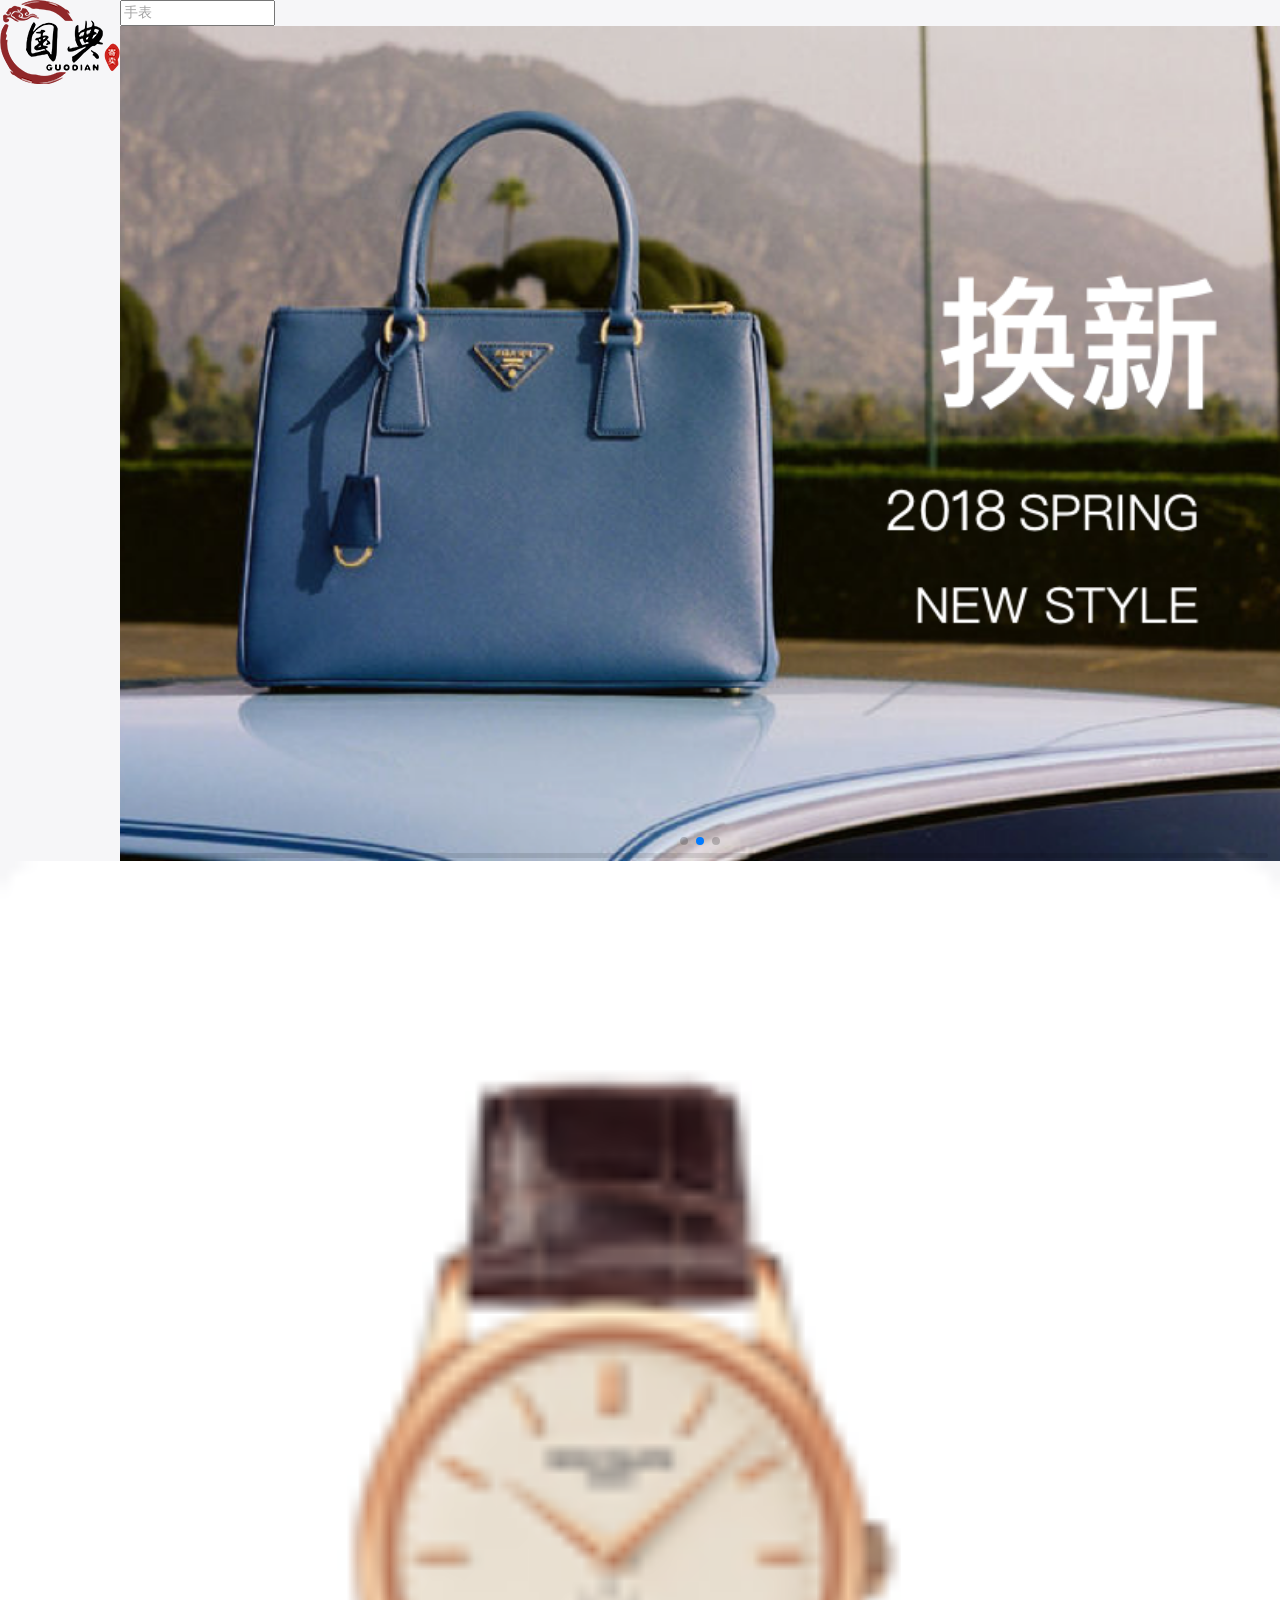
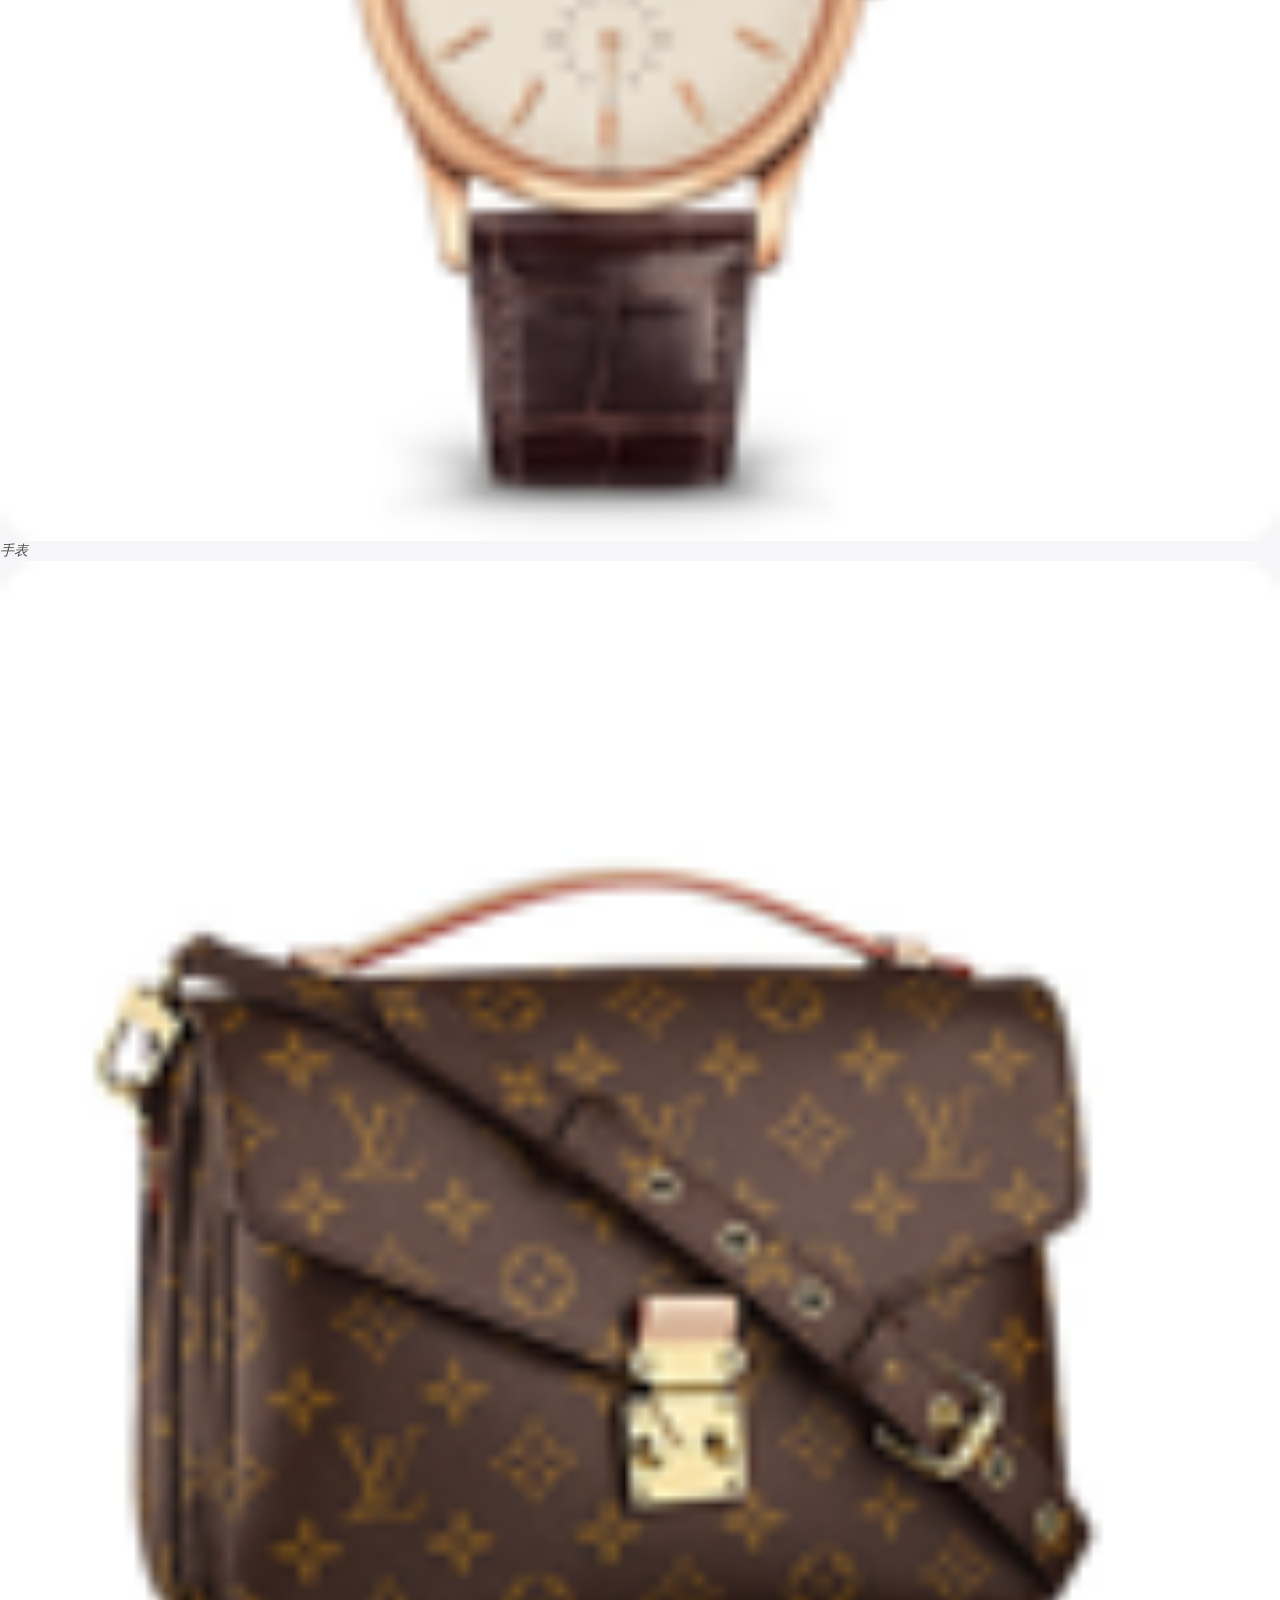
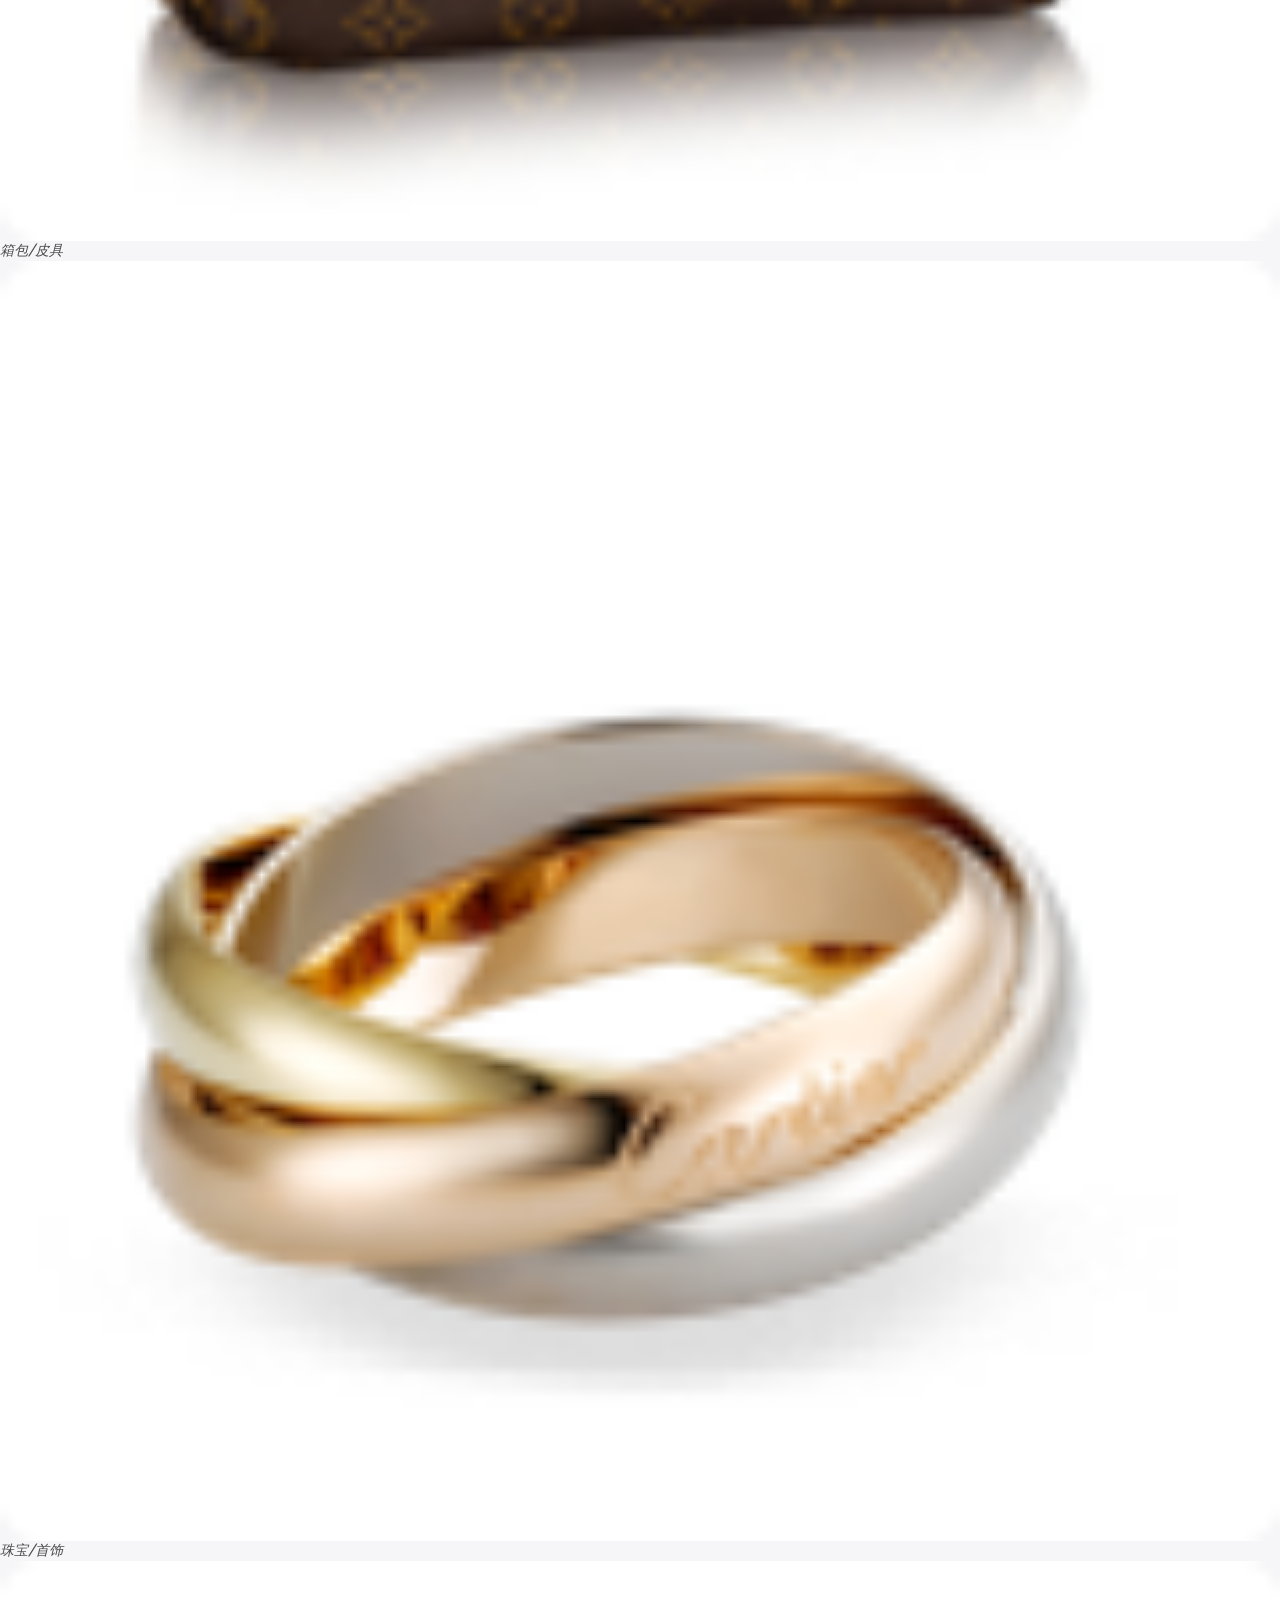
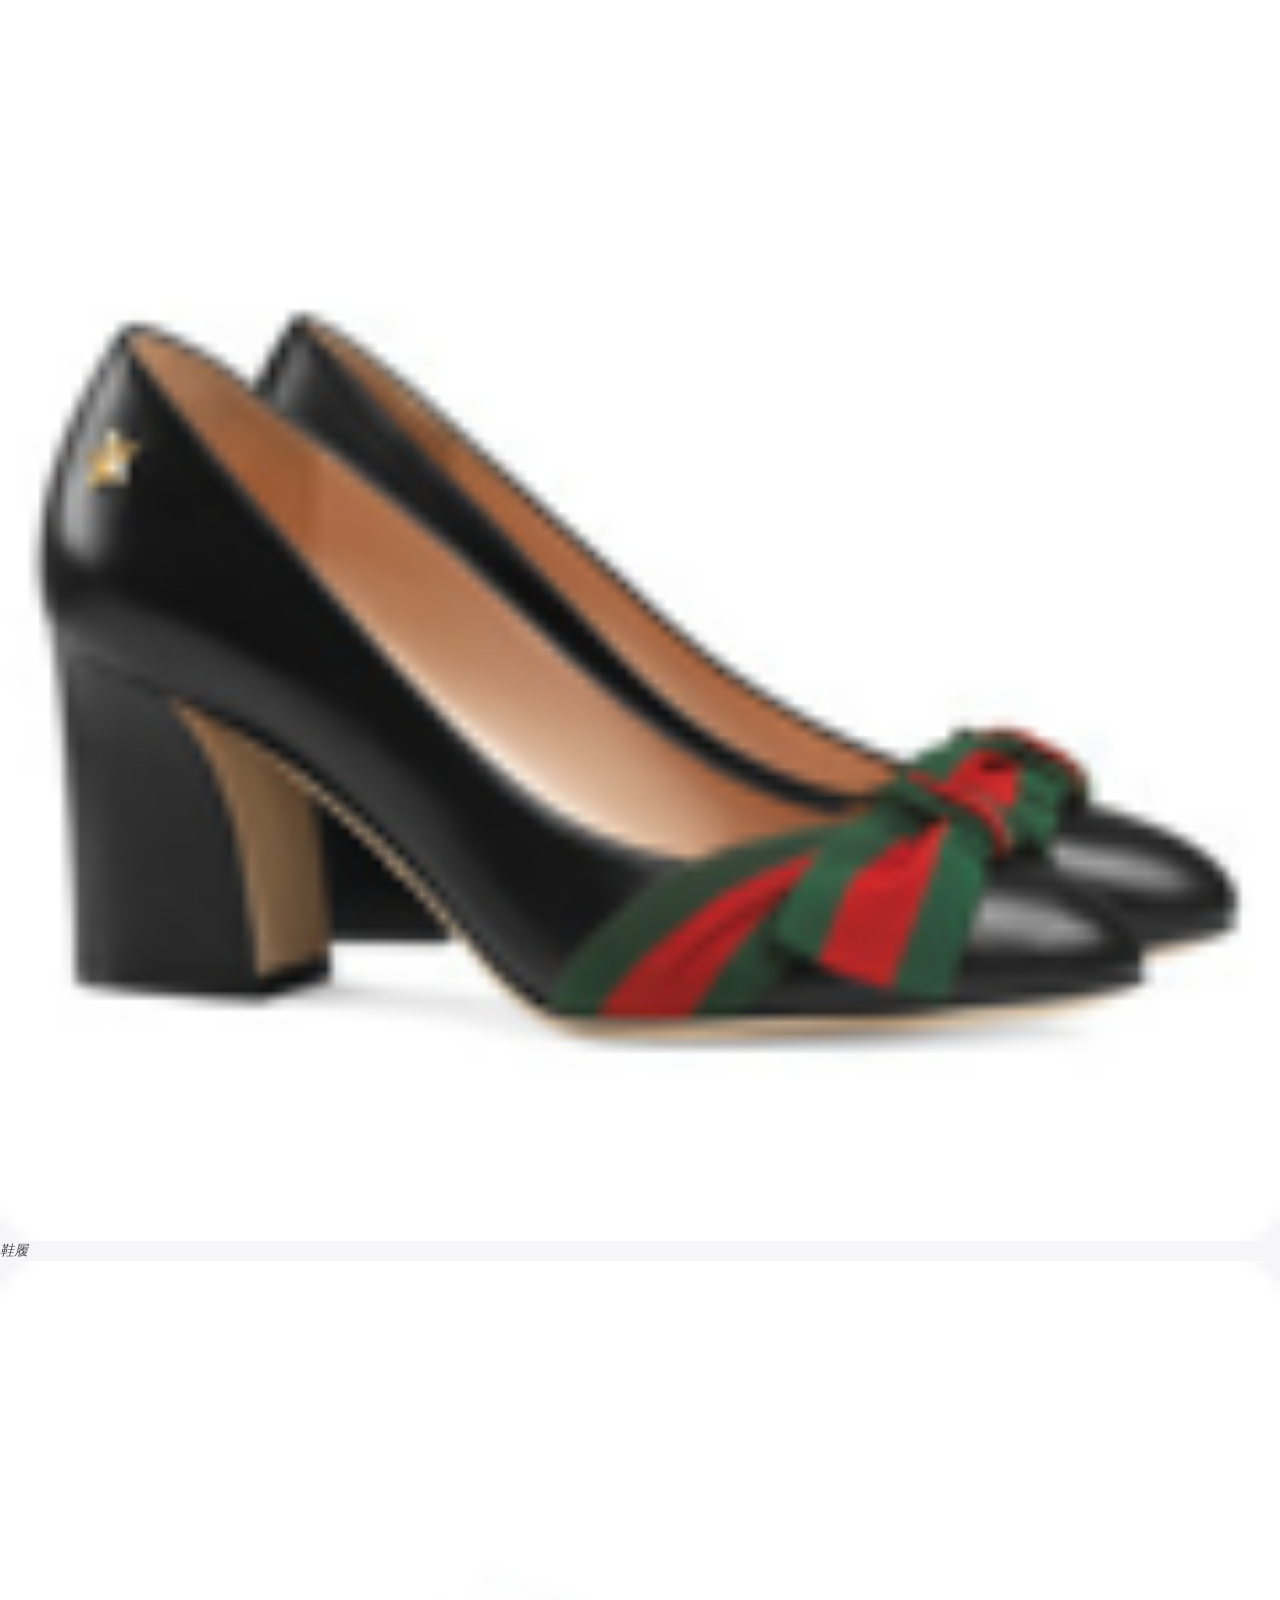
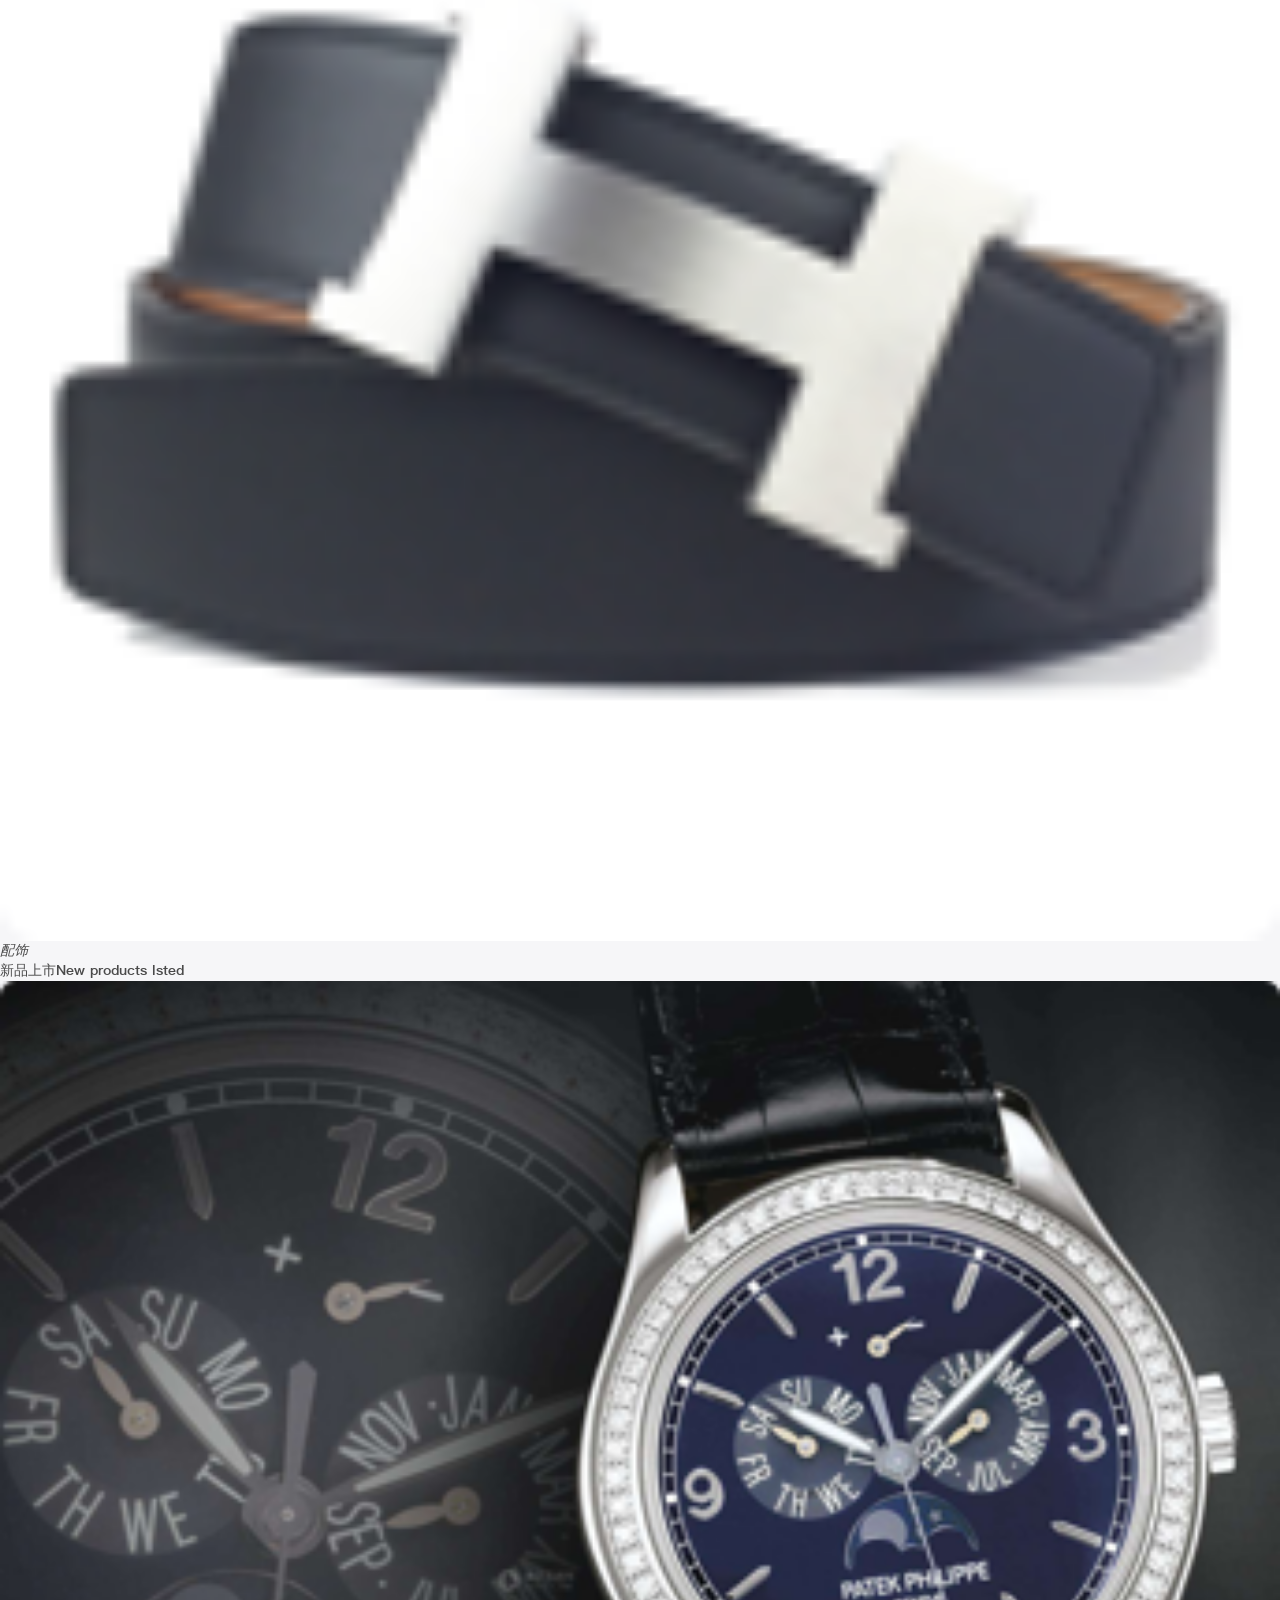
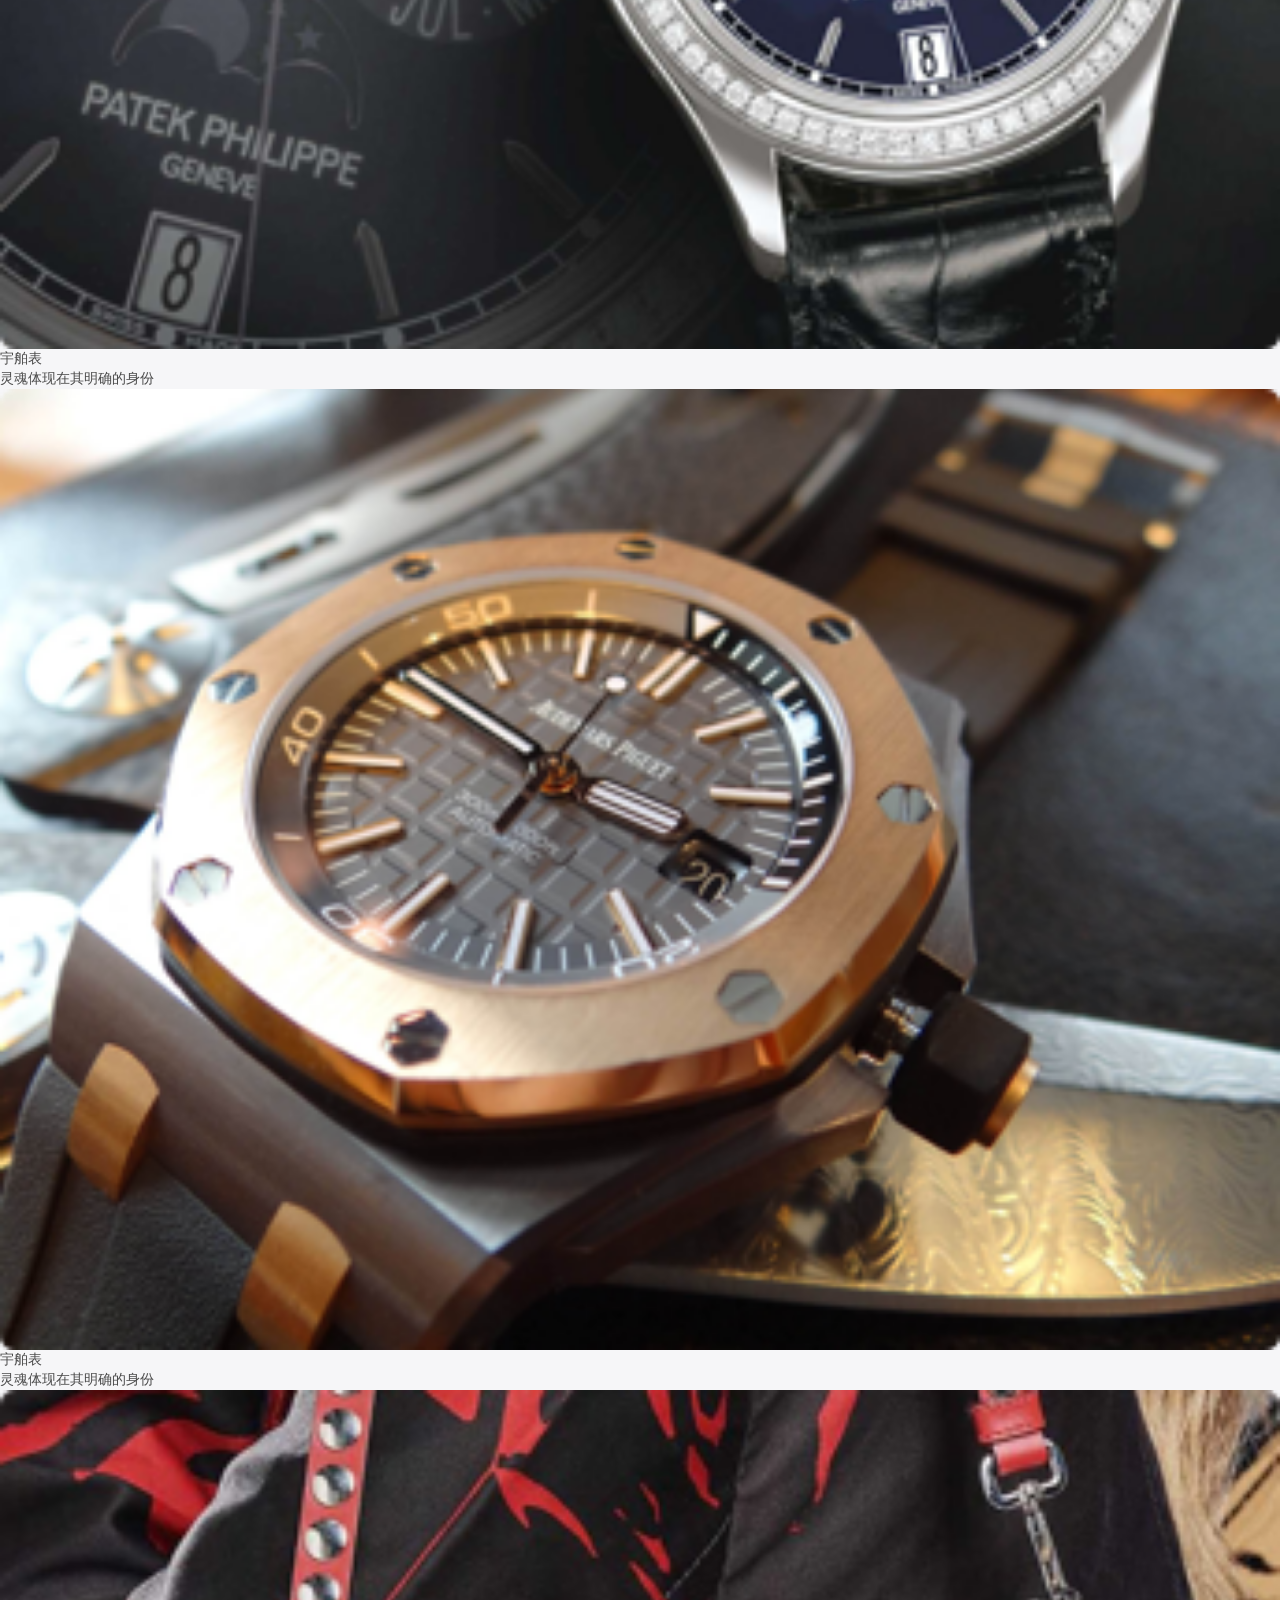
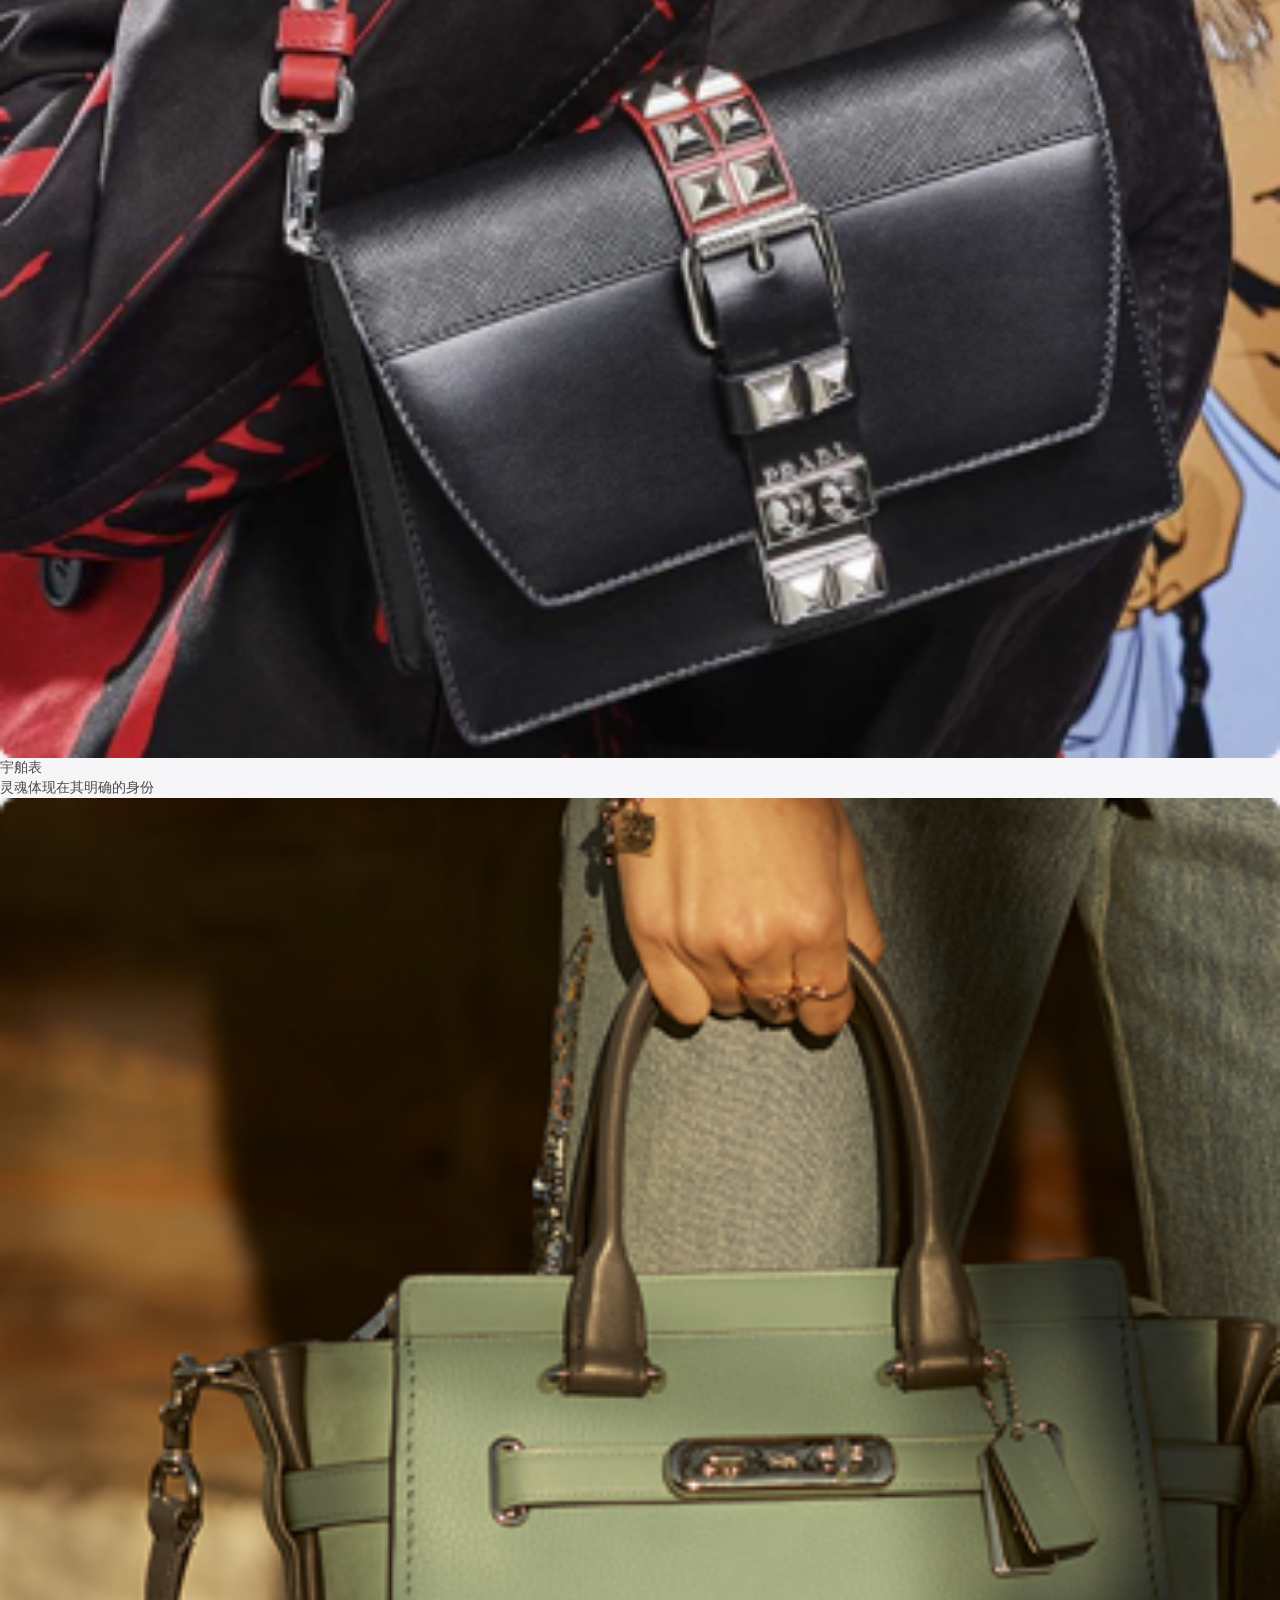
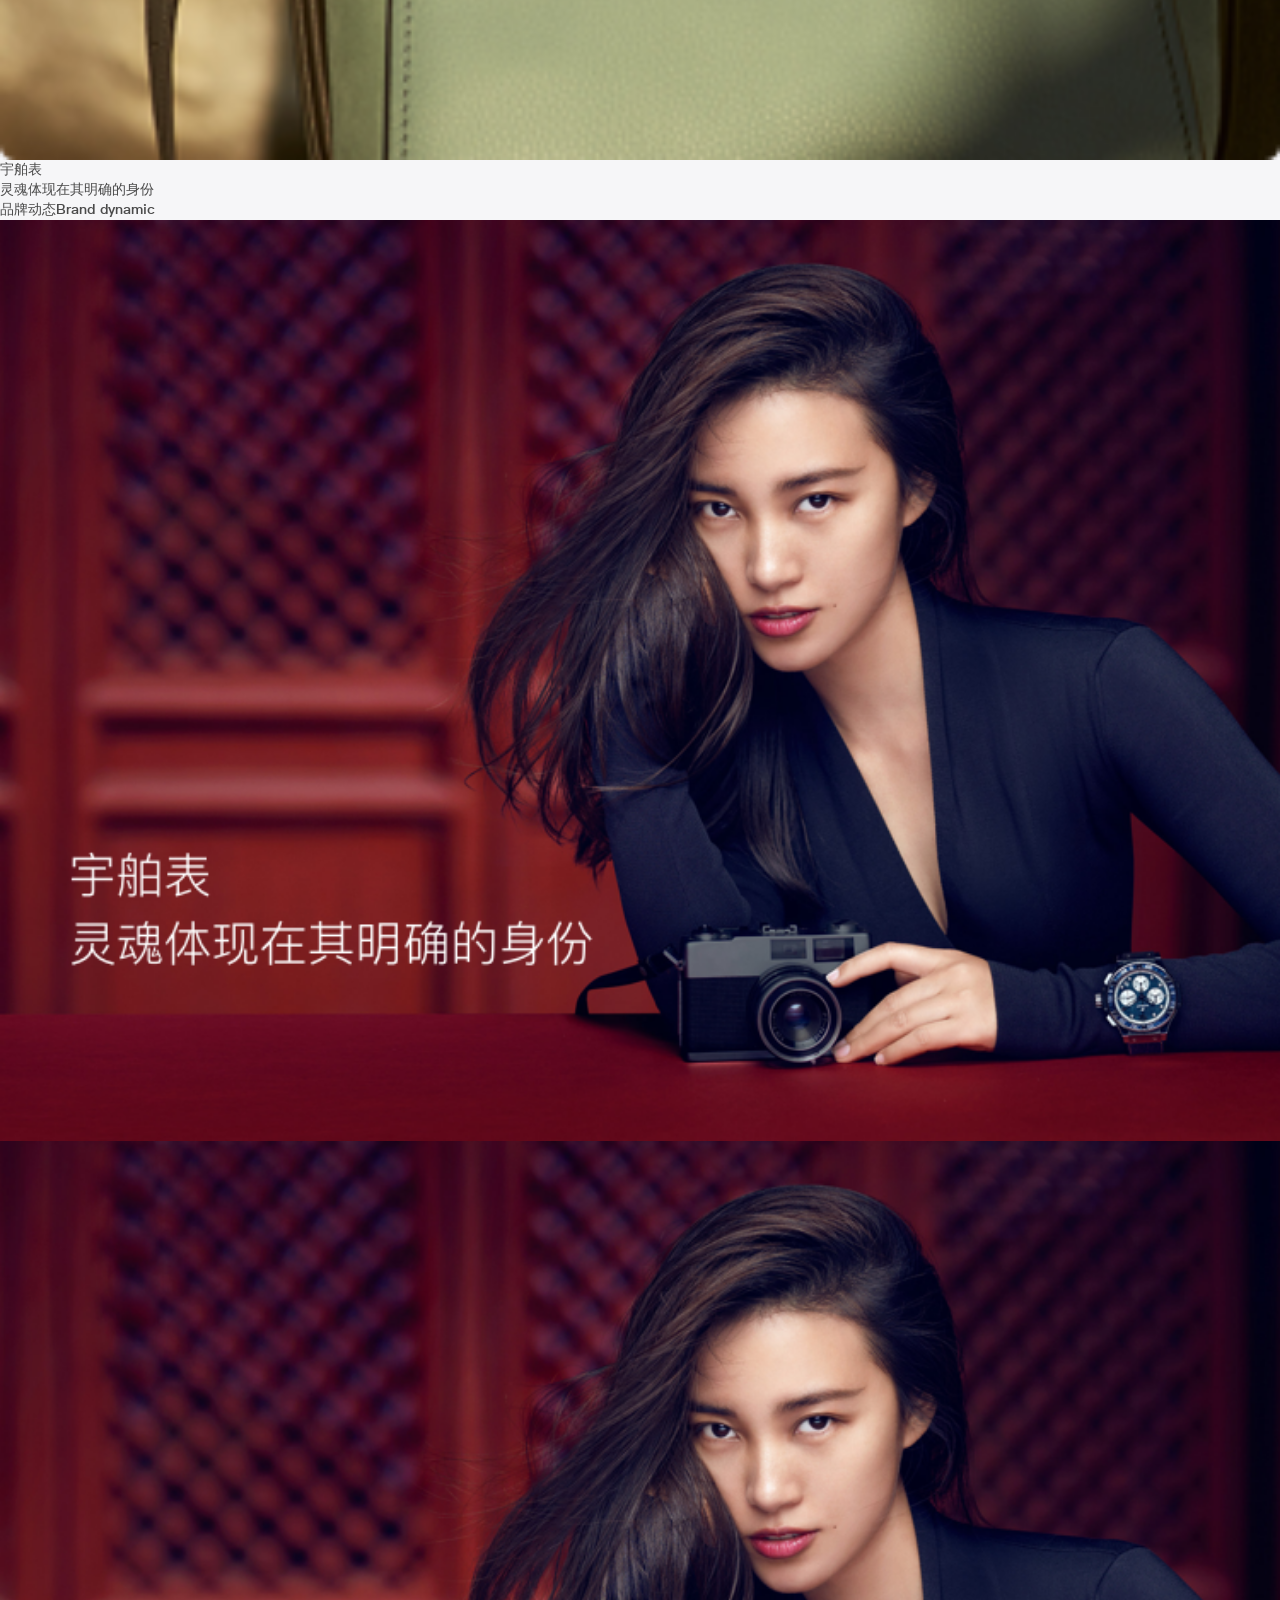
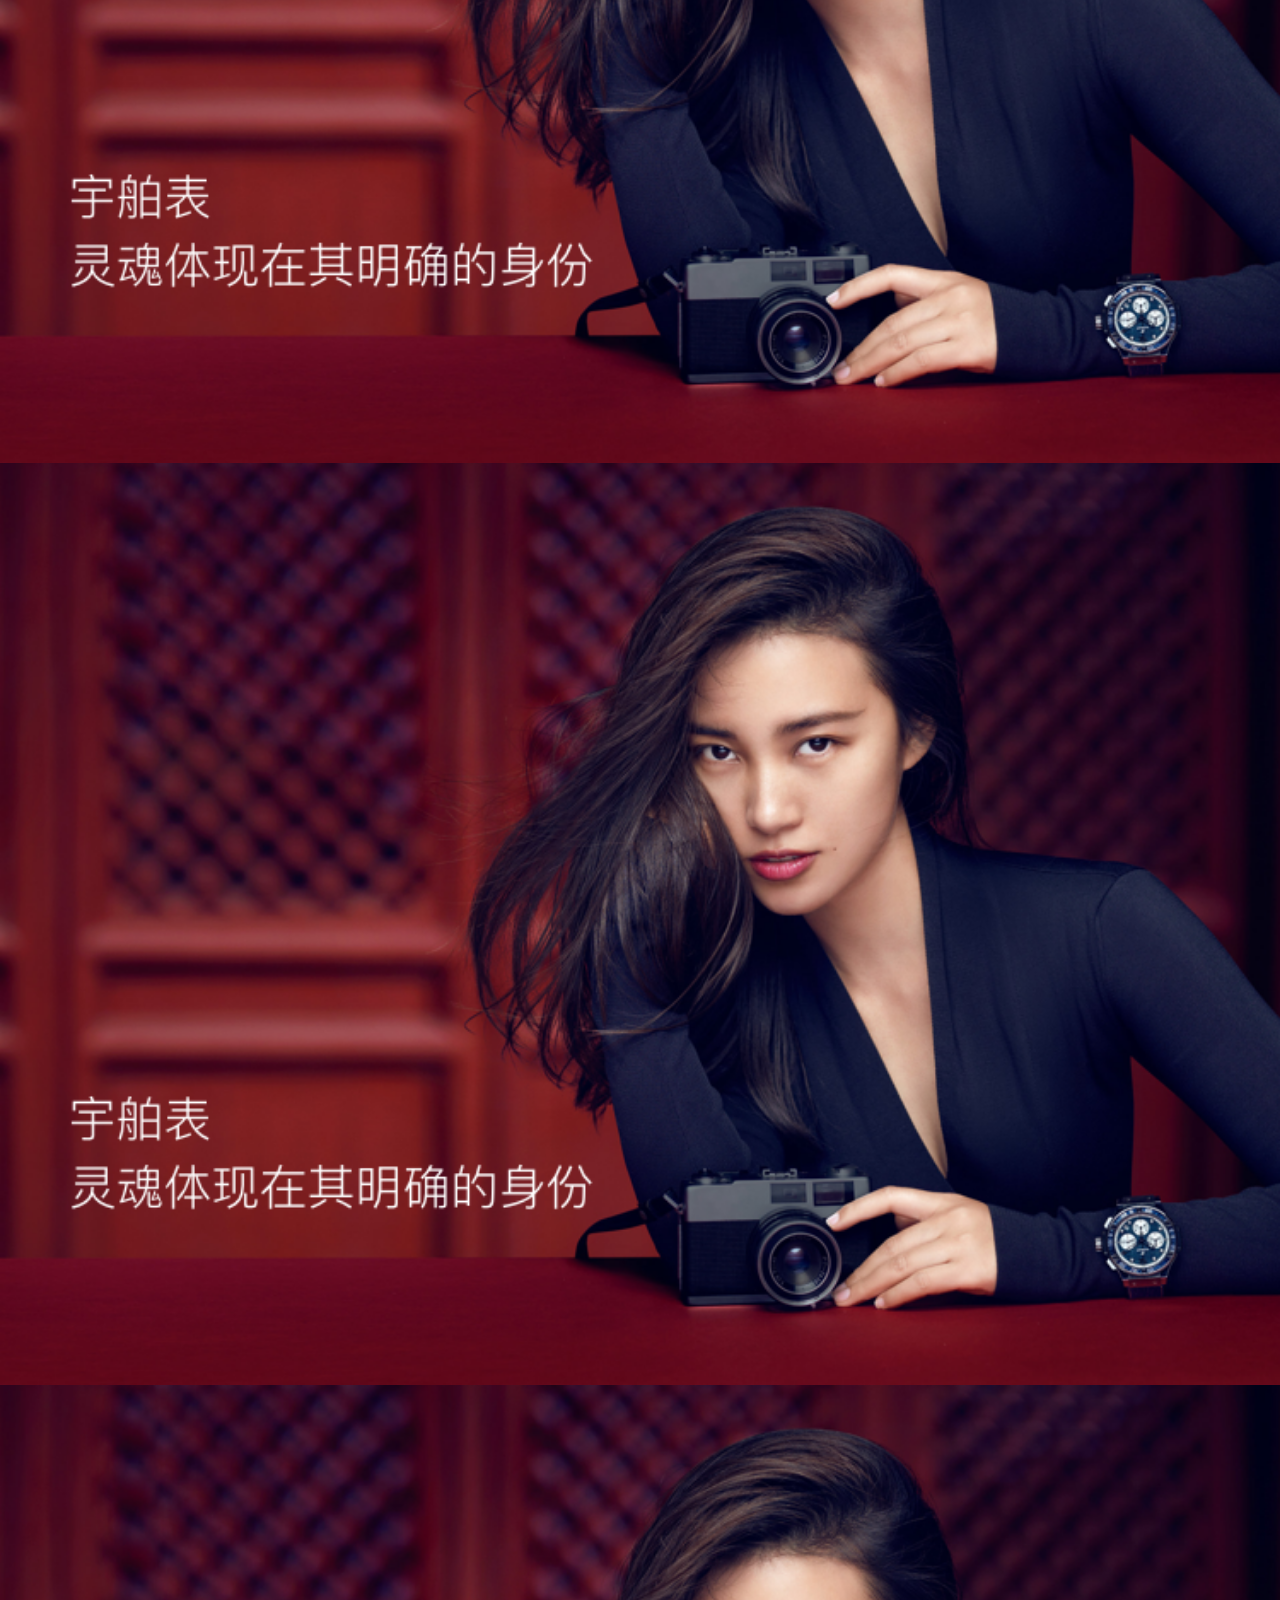
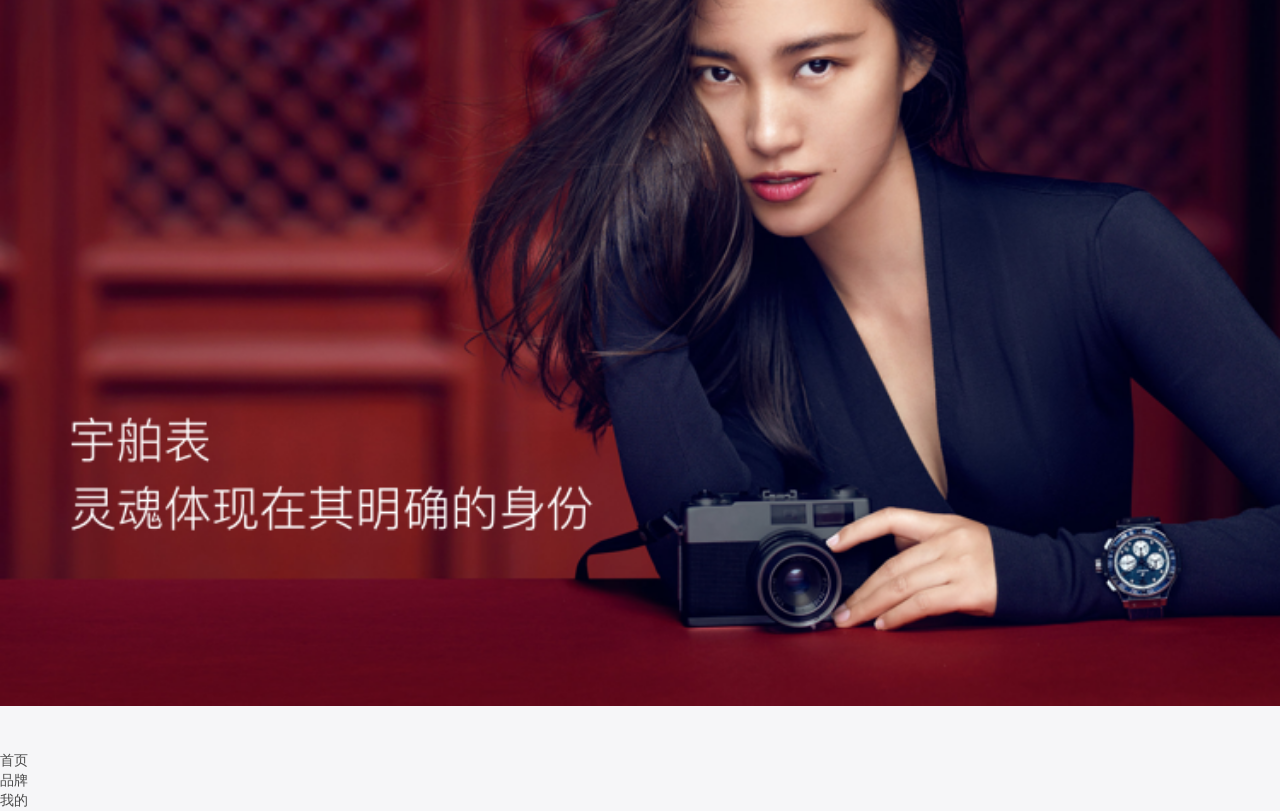
<file: index.html>
<!DOCTYPE html>
<html>
<head>
	<title>Home</title>
	<link href="css/bootstrap.css" rel="stylesheet" type="text/css" media="all" />
	<link href="css/swiper-4.2.2.min.css" rel="stylesheet" type="text/css" media="all" />
	<link href="css/style.css" rel="stylesheet" type="text/css" media="all" />
	<link href="css/p-common.css" rel="stylesheet" type="text/css" media="all" />	
	<meta name="viewport" content="width=device-width, initial-scale=1">
	<meta http-equiv="Content-Type" content="text/html; charset=utf-8" />
</head>
<body> 
	<!--header-->	
	<div class="mobel-header">
		<div class="logo">
			<img src="image/icon/logo.png" alt="">
		</div>
	</div>	
   <!--main-->
	<div class="main_content" style="padding-bottom: 4.5rem;">
		<!-- 搜索框 -->
		<div class="search-box"><input type="text" placeholder="手表" class="search"></div>
		<!-- banner -->
		<div class="swiper-container">
		    <div class="swiper-wrapper">
		        <div class="swiper-slide">
		        	<a href="#">
		        		<img src="image/list/banner1.png" alt="">
		        	</a>
		        </div>
		        <div class="swiper-slide">
							<a href="#">
		        		<img src="image/list/banner2.png" alt="">
		        	</a>
		        </div>
		        <div class="swiper-slide">
		        	<a href="#">
		        		<img src="image/list/banner3.png" alt="">
		        	</a>
		        </div>
		    </div>
		    <!-- 如果需要分页器 -->
		    <div class="swiper-pagination"></div>
		    <!-- 如果需要滚动条 -->
		    <div class="swiper-scrollbar"></div>
		</div>
		<!---->
		<div class="goods-lists">
			<ul>
				<li>
					<a href="#">
						<img src="image/list/home_watch.png" alt="">
						<i>手表</i>
					</a>
				</li>
				<li>
					<a href="#">
						<img src="image/list/home_package.png" alt="">
						<i>箱包/皮具</i>
					</a>
				</li>
				<li>
					<a href="#">
						<img src="image/list/home_jewelry.png" alt="">
						<i>珠宝/首饰</i>
					</a>
				</li>
				<li>
					<a href="#">
						<img src="image/list/home_shoes.png" alt="">
						<i>鞋履</i>
					</a>
				</li>
				<li>
					<a href="#">
						<img src="image/list/home_accessories.png" alt="">
						<i>配饰</i>
					</a>
				</li>
			</ul>	
		</div>
		<!---->
		<div class="products">
			<div class="title news">
				<span>新品上市</span><span>New products lsted</span>
			</div>
			<div class="pro-lists">
				<ul>
					<li>
						<a href="#">
							<img src="image/list/home_mp.png" alt="">
							<p class="tit">宇舶表</p>
							<p class="express">灵魂体现在其明确的身份</p>
						</a>
					</li>
					<li>
						<a href="#">
							<img src="image/list/home_mp2.png" alt="">
							<p class="tit">宇舶表</p>
							<p class="express">灵魂体现在其明确的身份</p>
						</a>
					</li>
					<li>
						<a href="#">
							<img src="image/list/home_mp3.png" alt="">
							<p class="tit">宇舶表</p>
							<p class="express">灵魂体现在其明确的身份</p>
						</a>
					</li>
					<li>
						<a href="#">
							<img src="image/list/home_mp4.png" alt="">
							<p class="tit">宇舶表</p>
							<p class="express">灵魂体现在其明确的身份</p>
						</a>
					</li>
				</ul>
			</div>
			<div class="title brand">
				<span>品牌动态</span><span>Brand dynamic</span>
			</div>
			<div class="brand-news">
				<ul>
					<li><a href="#"><img src="image/list/banner1.png" alt=""></a></li>
					<li><a href="#"><img src="image/list/banner1.png" alt=""></a></li>
					<li><a href="#"><img src="image/list/banner1.png" alt=""></a></li>
					<li><a href="#"><img src="image/list/banner1.png" alt=""></a></li>
				</ul>
			</div>
		</div>
	</div>
	<!---->
	<div class="mobel-footer">
		<ul>
			<li class="_home active"><a href="#">首页</a></li>
			<li class="_brand"><a href="#">品牌</a></li>
			<li class="_mine"><a href="#">我的</a></li>
		</ul>
	</div>
</body>
<script src="js/jquery.min.js"></script>
<script src="js/type.js"></script>
<script src="js/swiper-4.2.2.min.js"></script>
<script>        
  var mySwiper = new Swiper ('.swiper-container', {
    autoplay: true,//可选选项，自动滑动
    loop: true,
    pagination: {
	    el: '.swiper-pagination',
	  },
  })        
</script>
</html>
</file>
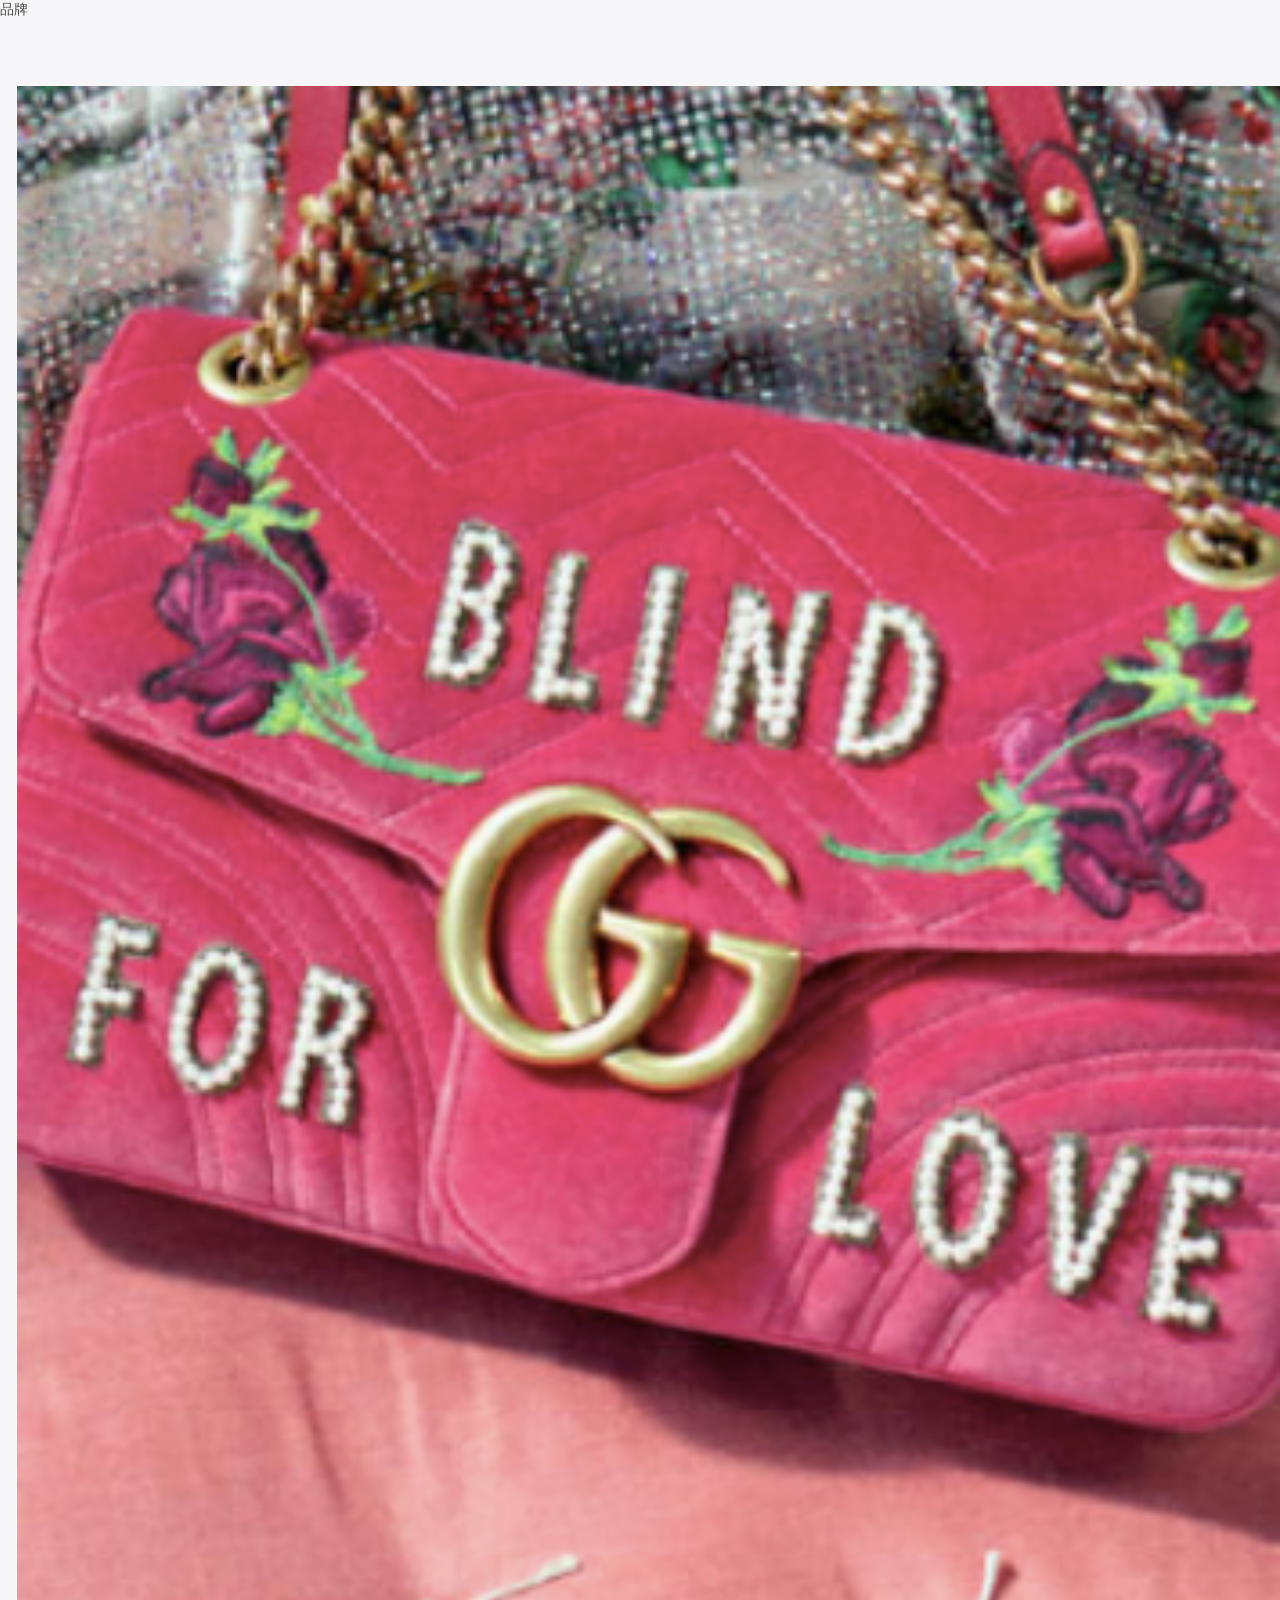
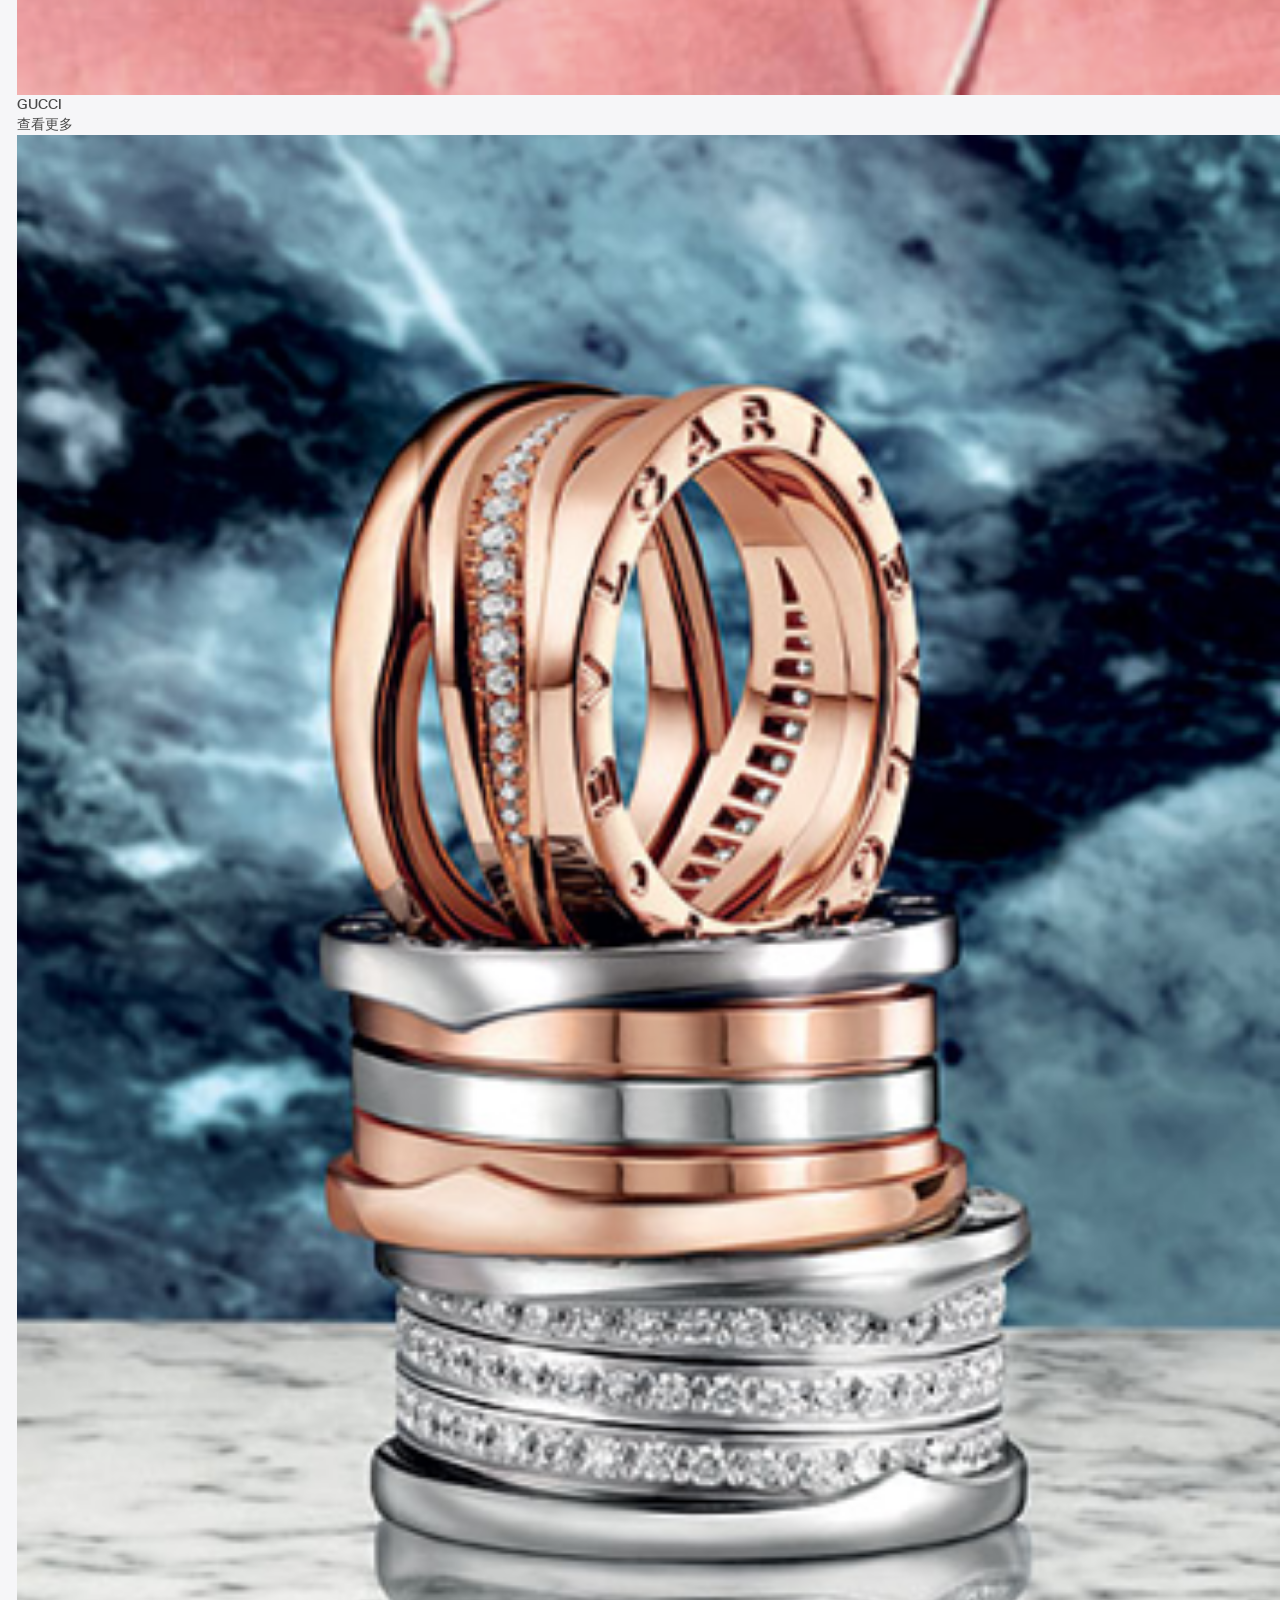
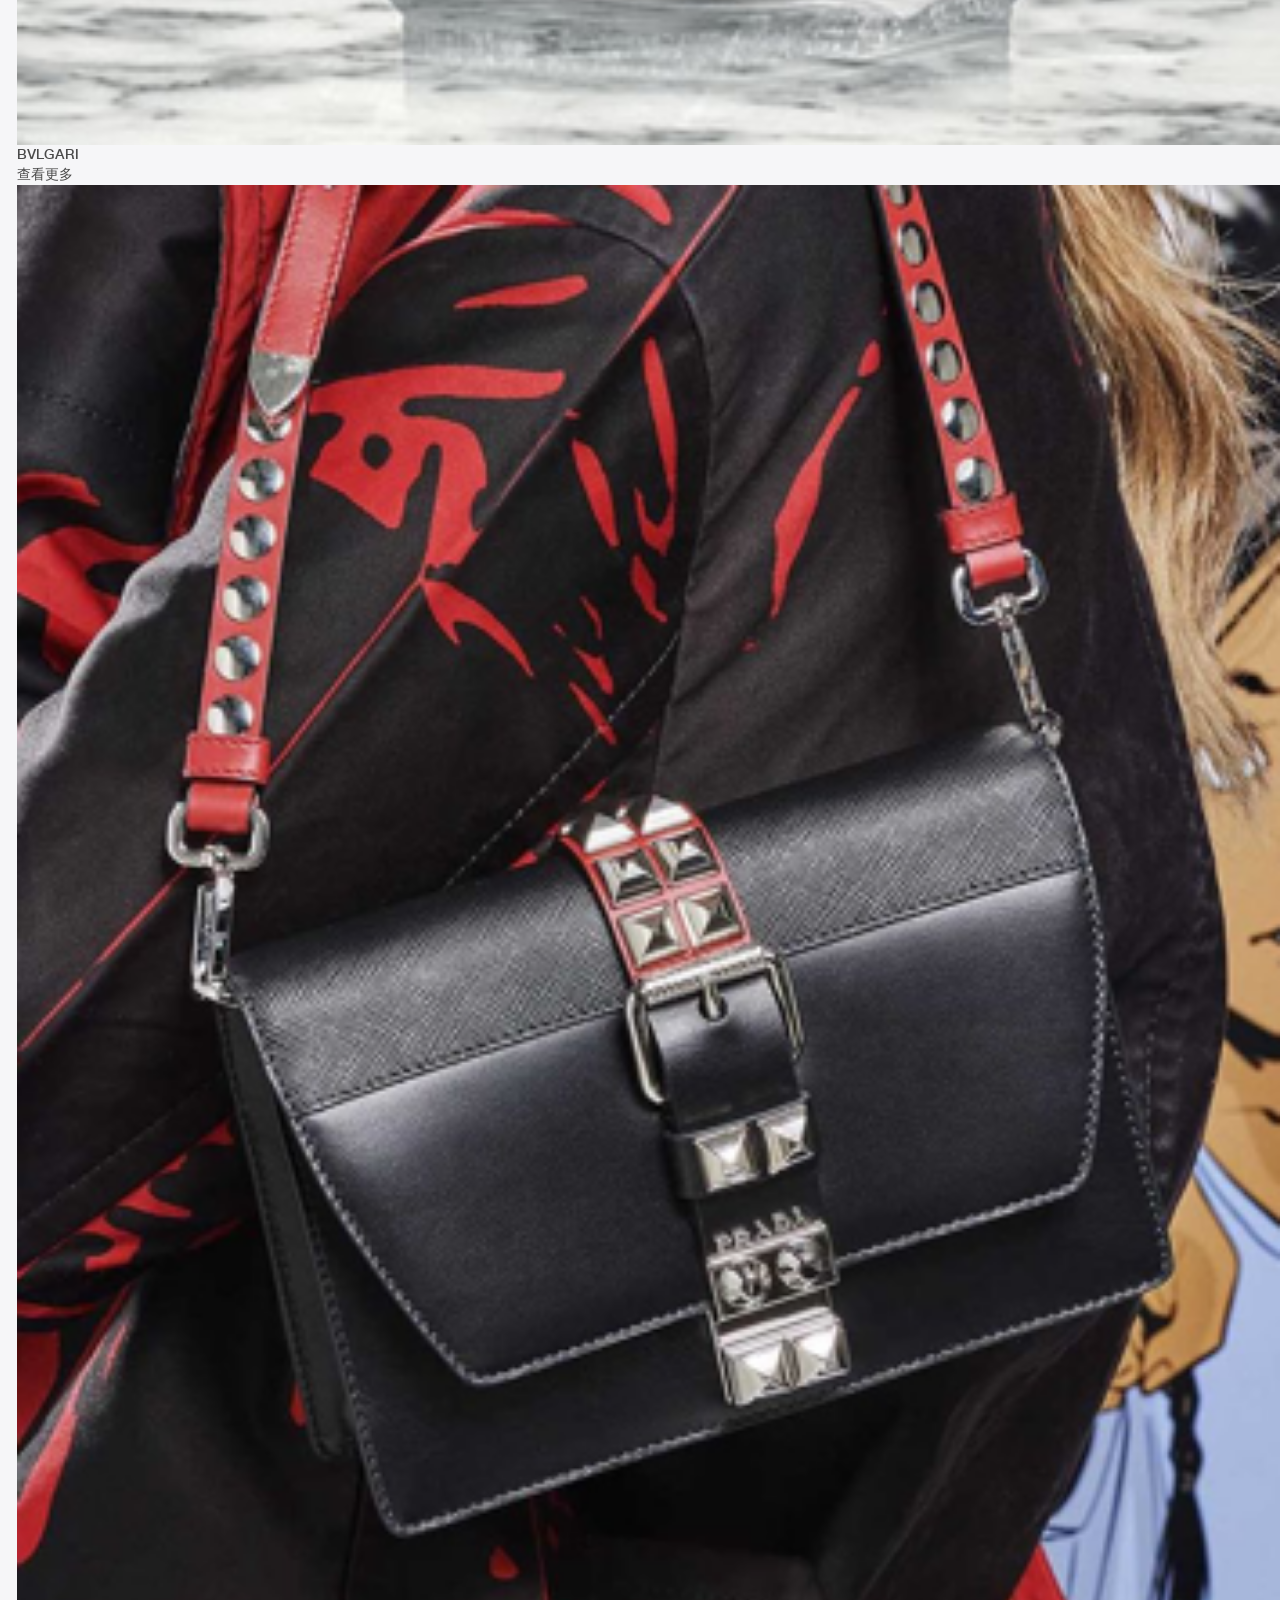
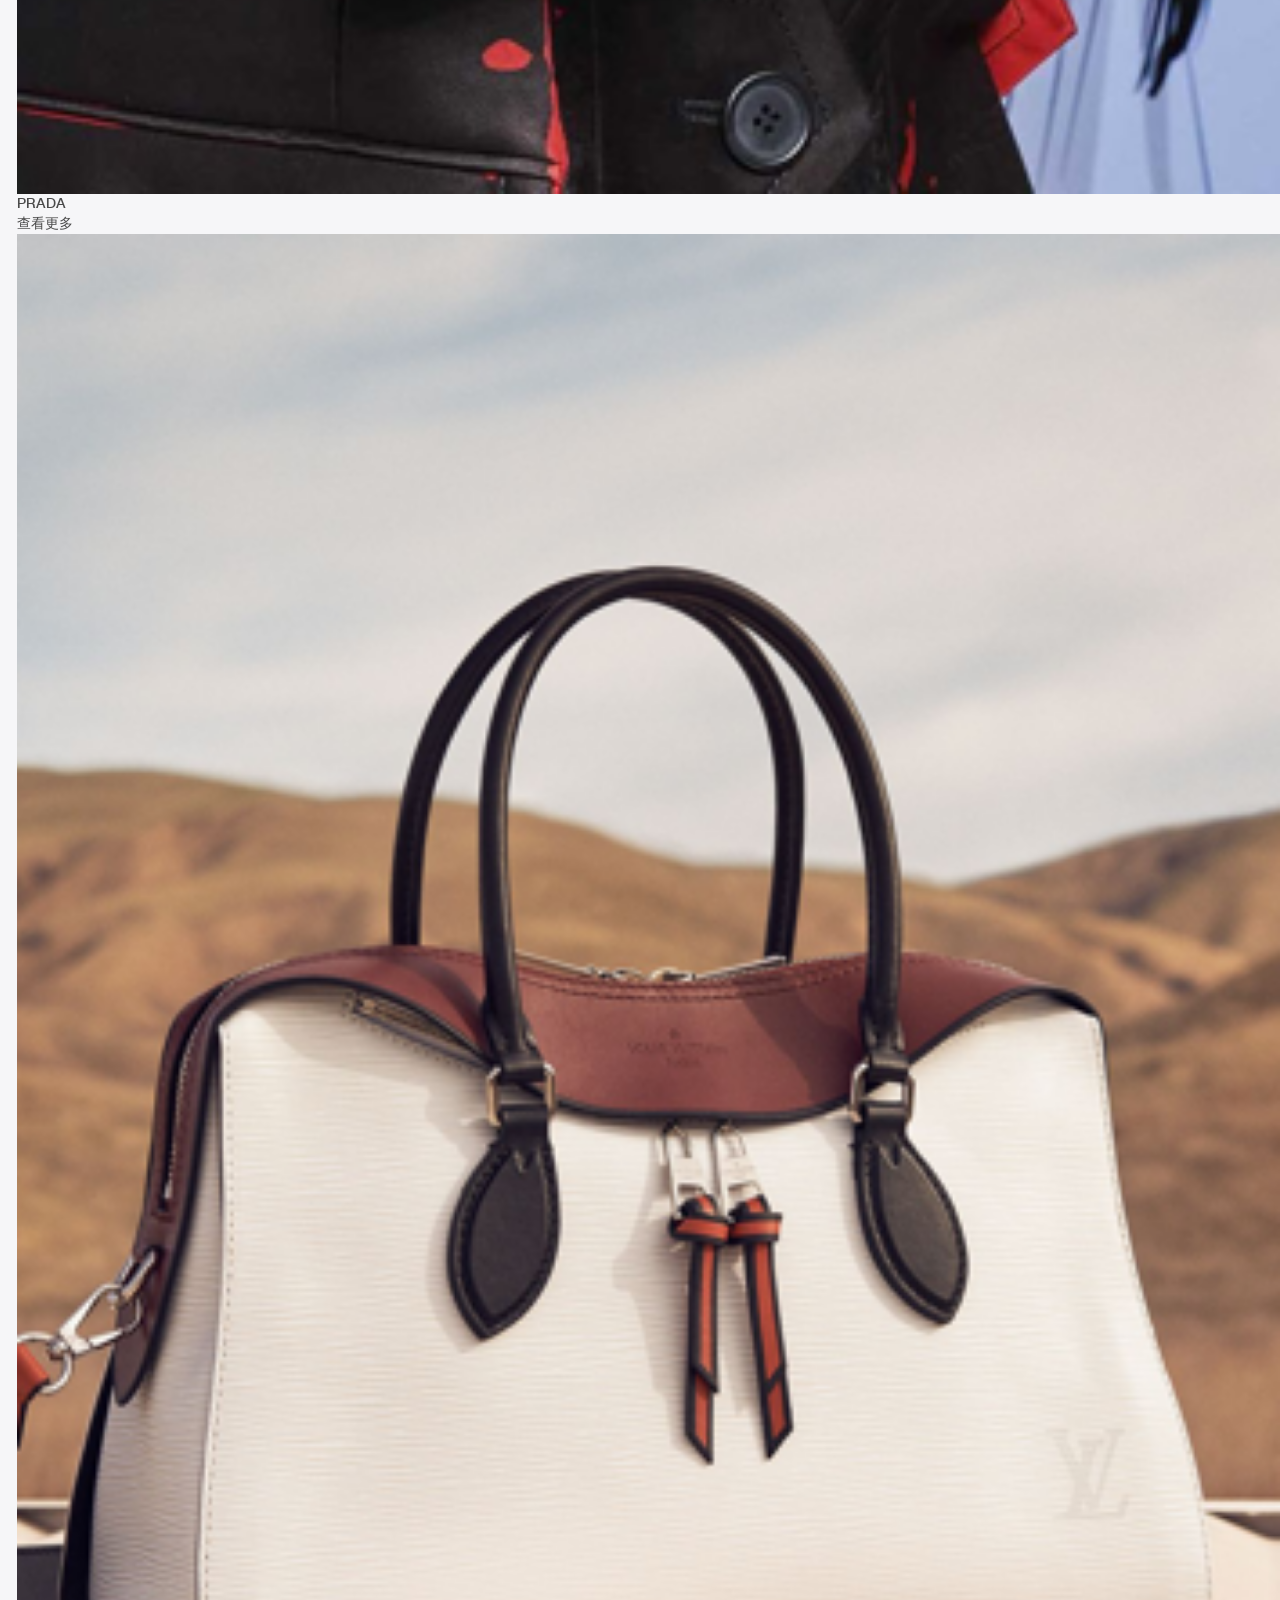
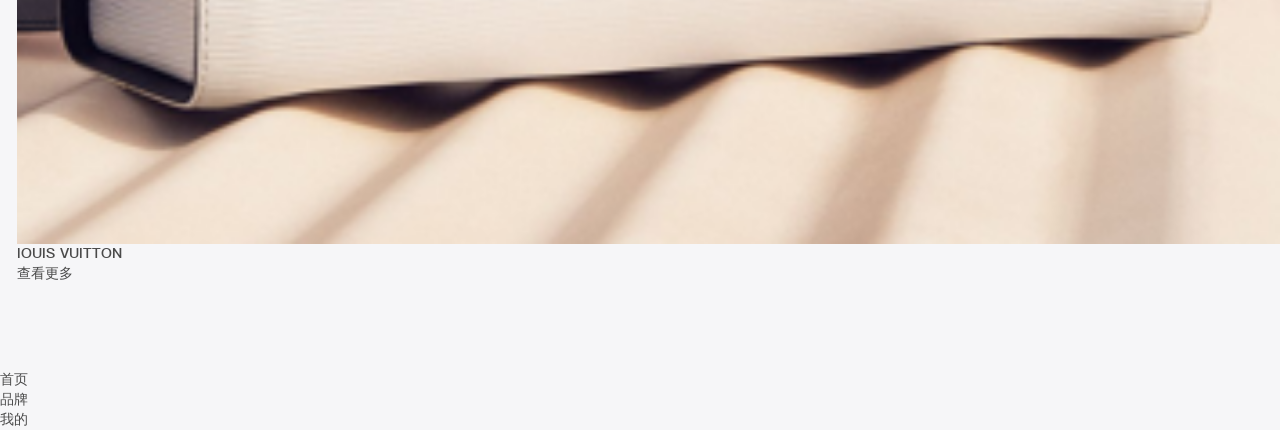
<file: brand-list.html>
<!DOCTYPE html>
<html lang="en">
<head>
  <title>Brand-list</title>
  <link href="css/bootstrap.css" rel="stylesheet" type="text/css" media="all" />
  <link href="css/style.css" rel="stylesheet" type="text/css" media="all" />
  <link href="css/p-common.css" rel="stylesheet" type="text/css" media="all" /> 
  <meta name="viewport" content="width=device-width, initial-scale=1">
  <meta http-equiv="Content-Type" content="text/html; charset=utf-8" />
</head>
<body> 
  <!--header--> 
  <div class="mobel-header">
    <div class="title">品牌</div>
  </div>  
   <!--main-->
  <div class="main_content brand-lists" style="padding-bottom: 3rem;">
    <ul class="items clearfix">
      <li>
        <img src="image/list/GUCCI.png" alt="">
        <p class="title">GUCCI</p>
        <a href="#" class="more">查看更多</a>
      </li>
      <li>
        <img src="image/list/BVLGARI.png" alt="">
        <p class="title">BVLGARI</p>
        <a href="#" class="more">查看更多</a>
      </li>
      <li>
        <img src="image/list/PRADA.png" alt="">
        <p class="title">PRADA</p>
        <a href="#" class="more">查看更多</a>
      </li>
      <li>
        <img src="image/list/lOUIS VUITTON.png" alt="">
        <p class="title">lOUIS VUITTON</p>
        <a href="#" class="more">查看更多</a>
      </li>
    </ul>
  </div>
  <!---->
  <div class="mobel-footer">
    <ul>
      <li class="_home active"><a href="#">首页</a></li>
      <li class="_brand"><a href="#">品牌</a></li>
      <li class="_mine"><a href="#">我的</a></li>
    </ul>
  </div>
</body>
<script src="js/jquery.min.js"></script>
<script src="js/type.js"></script>
</html>
</file>
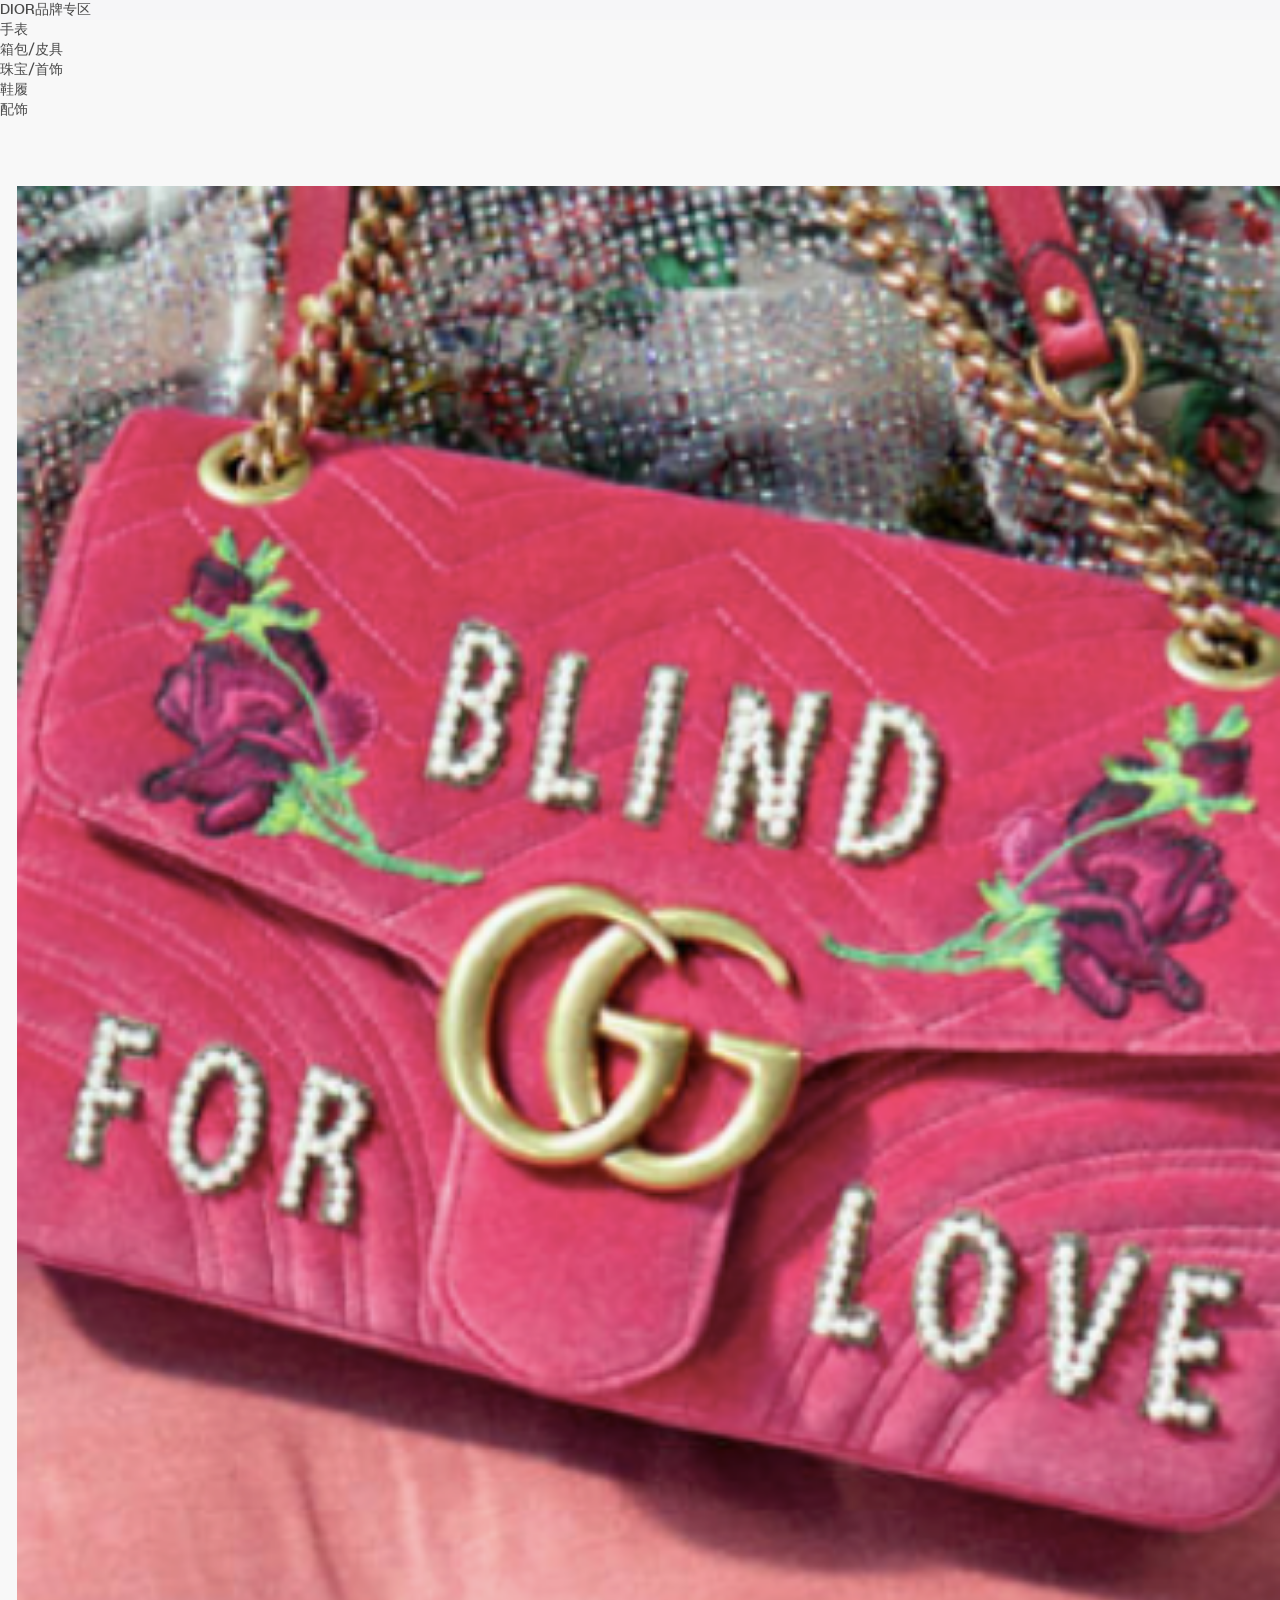
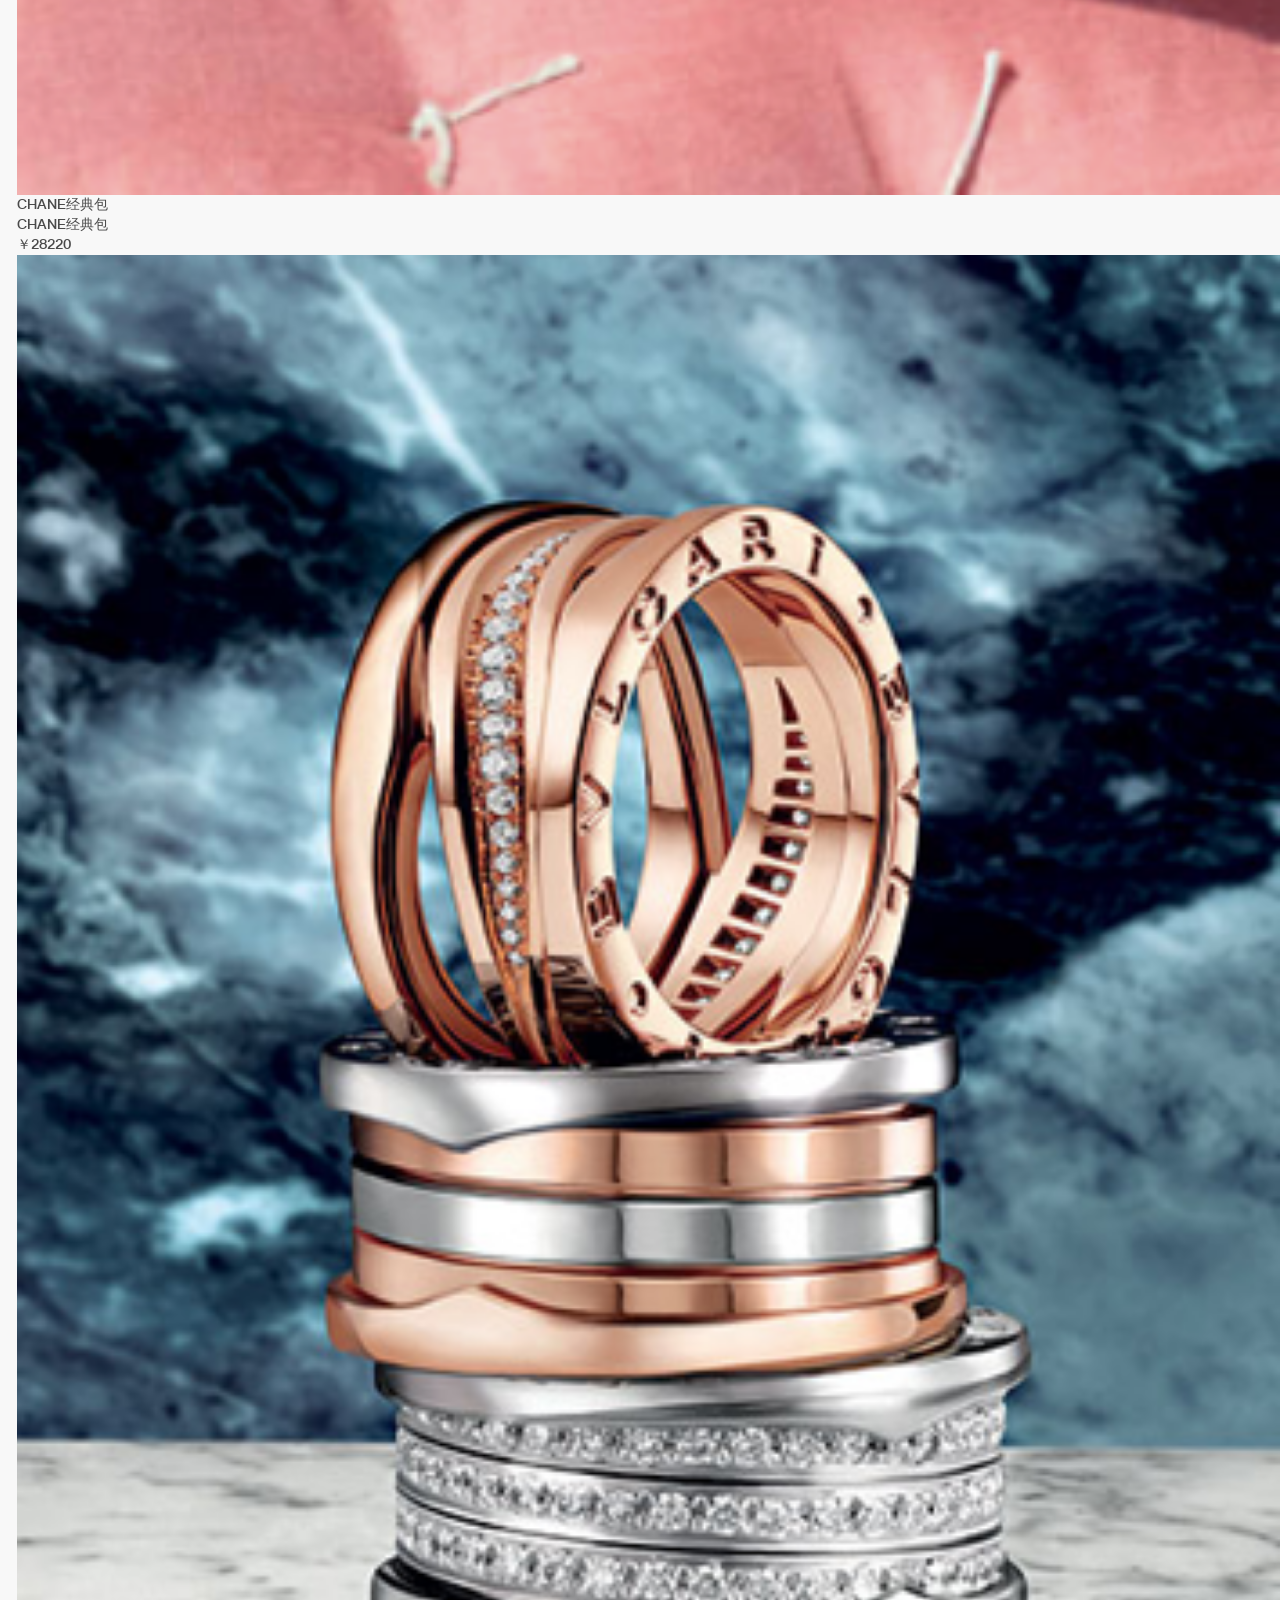
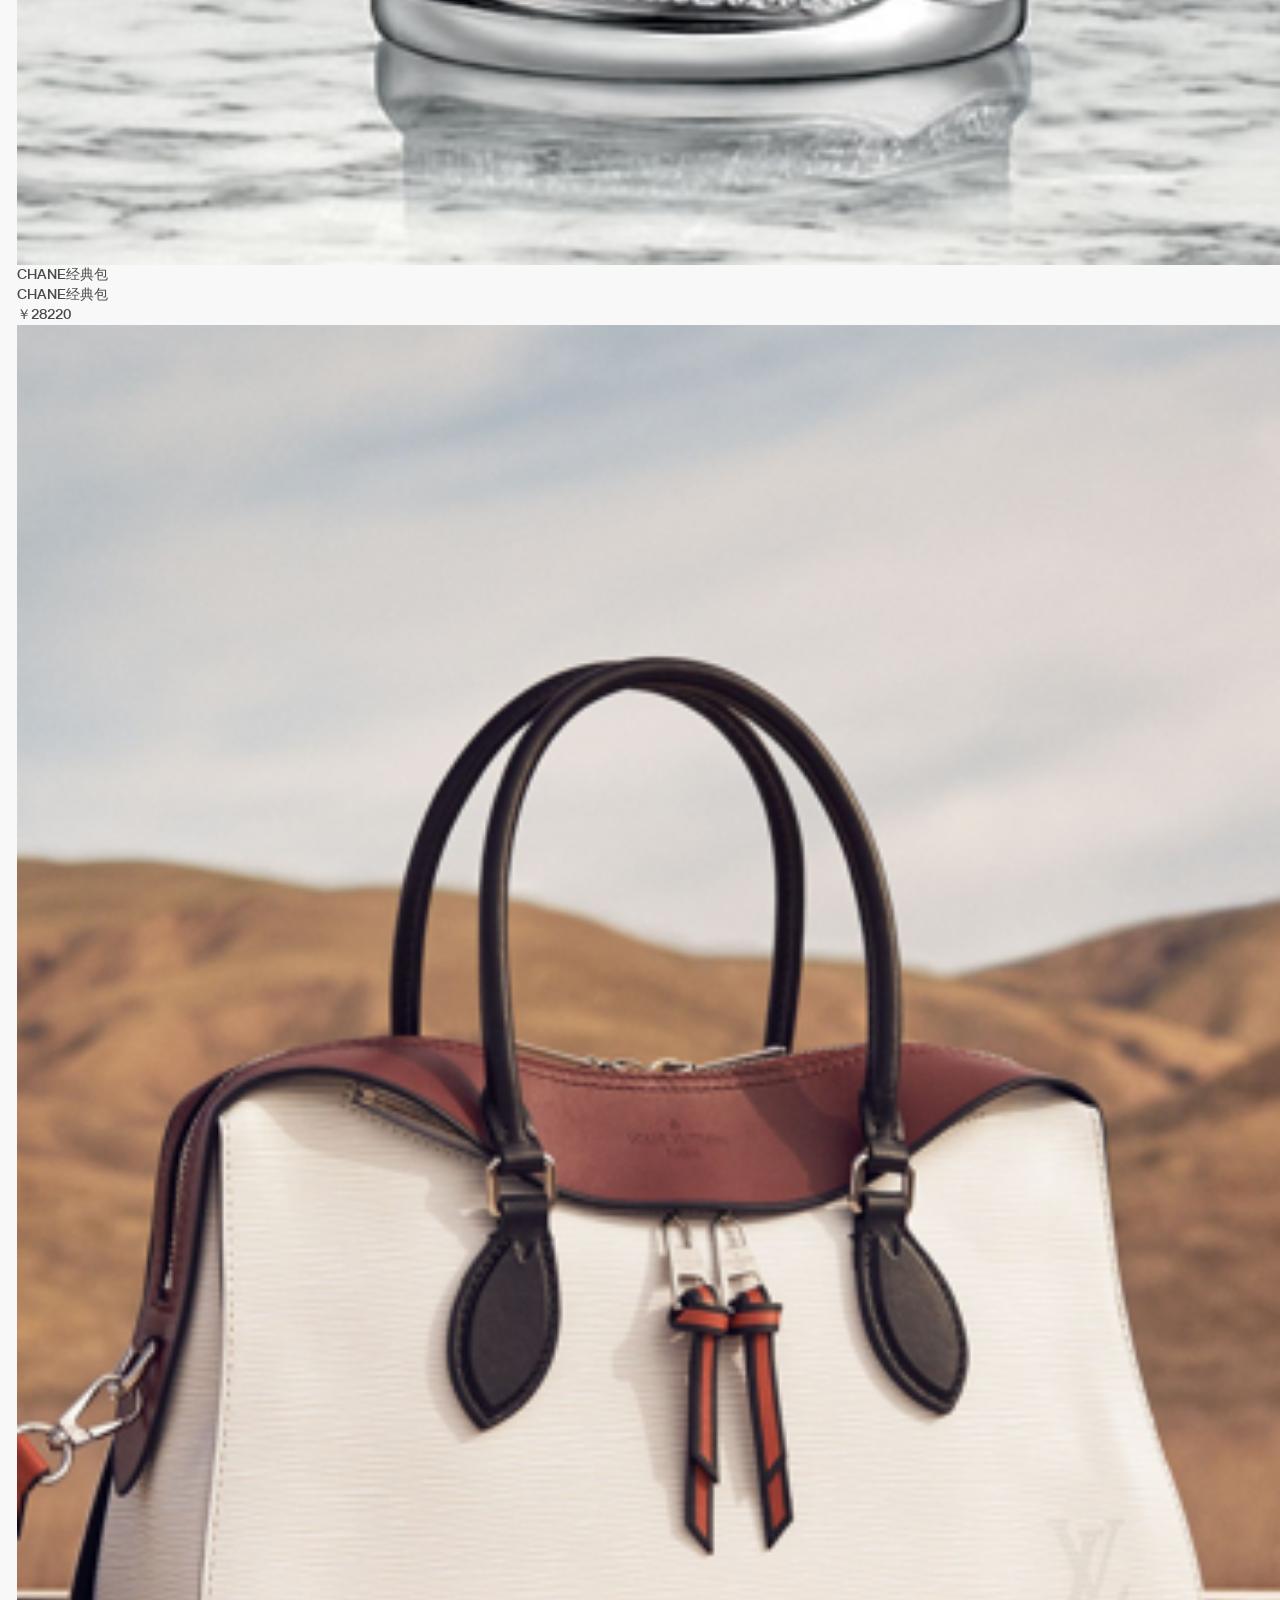
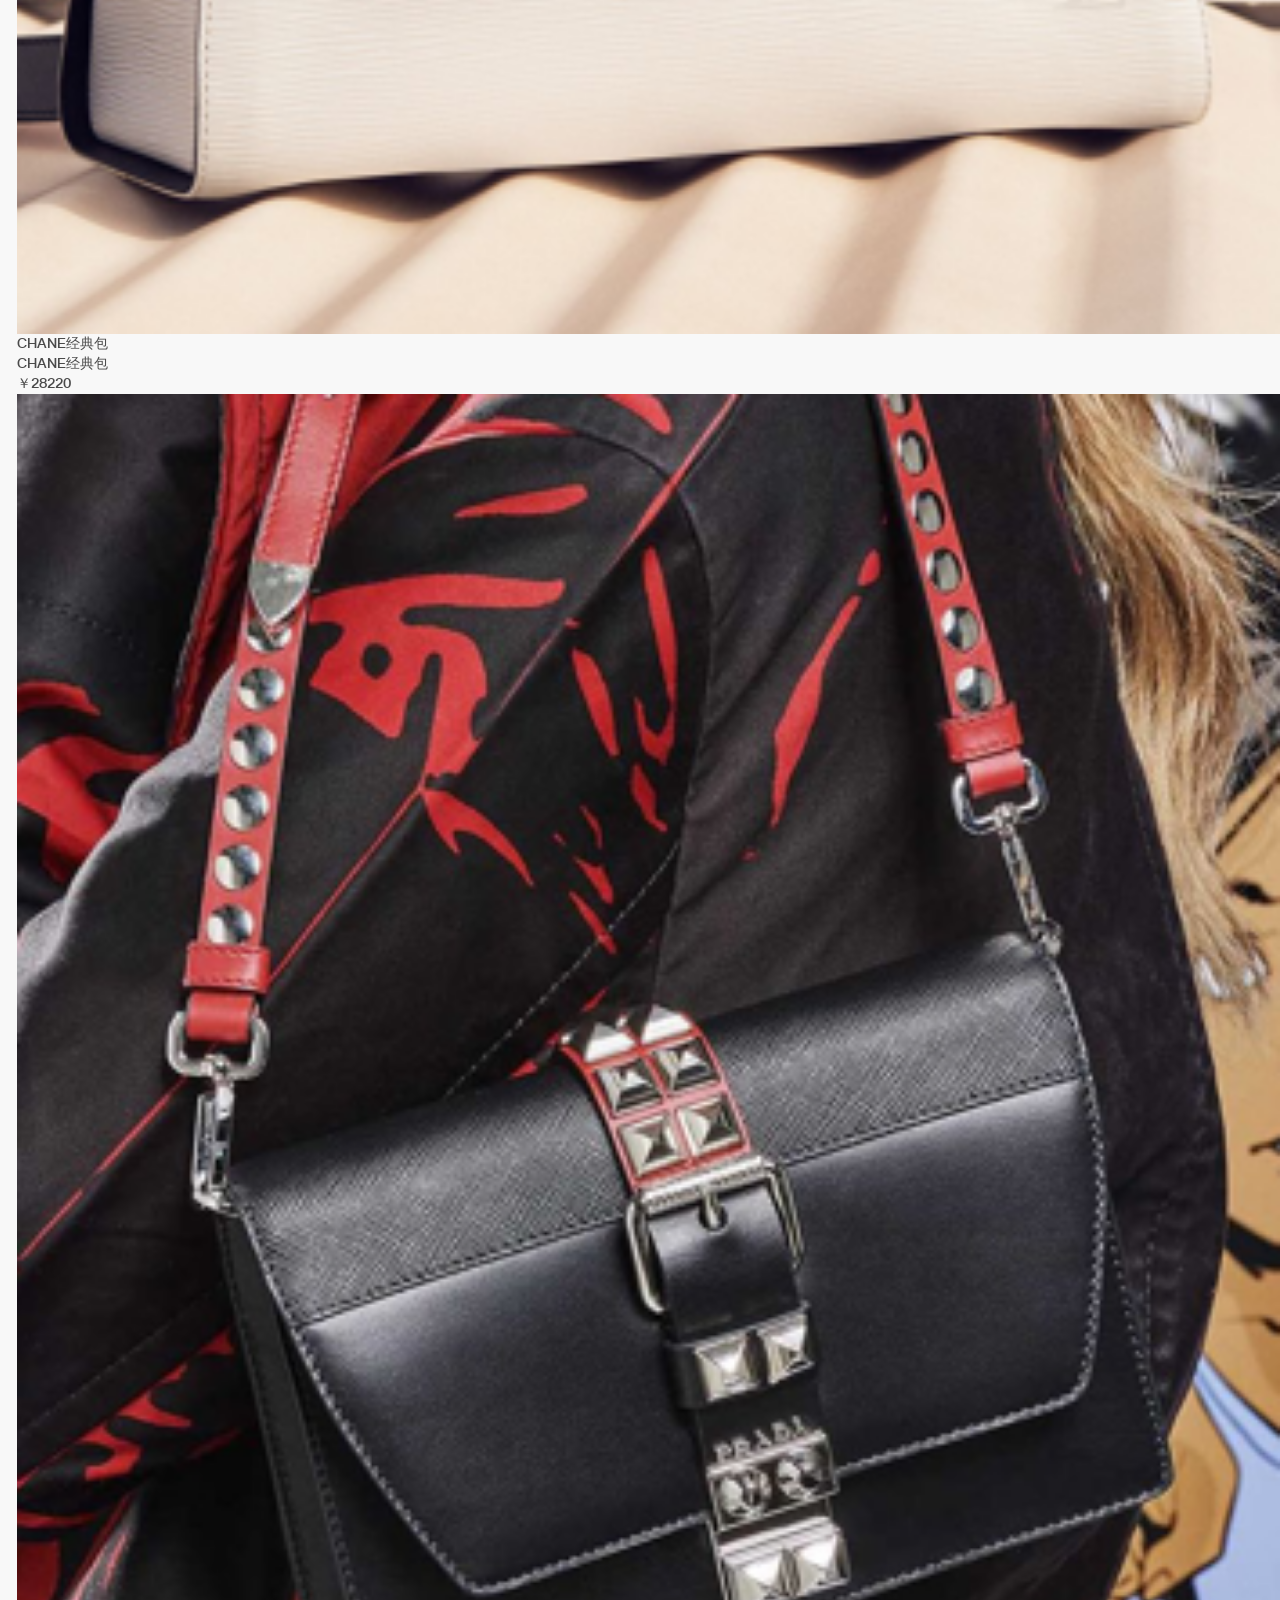
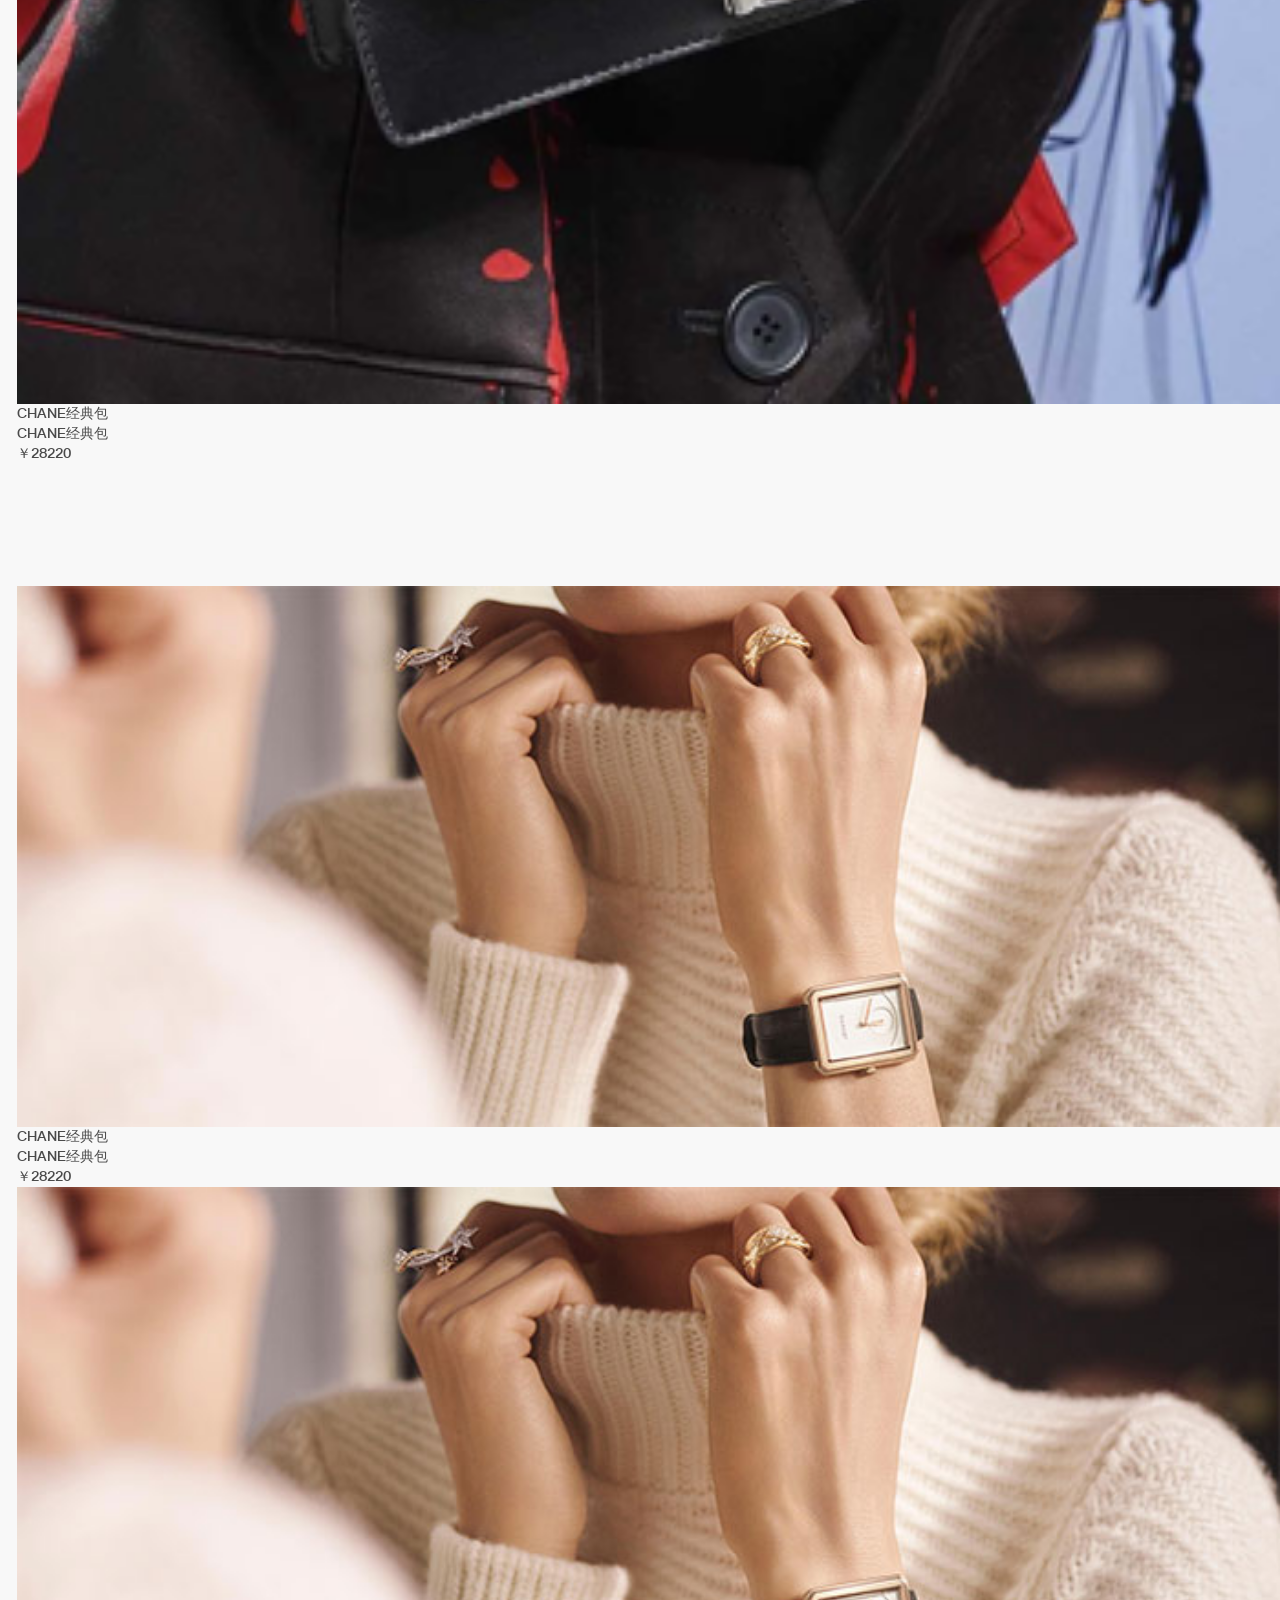
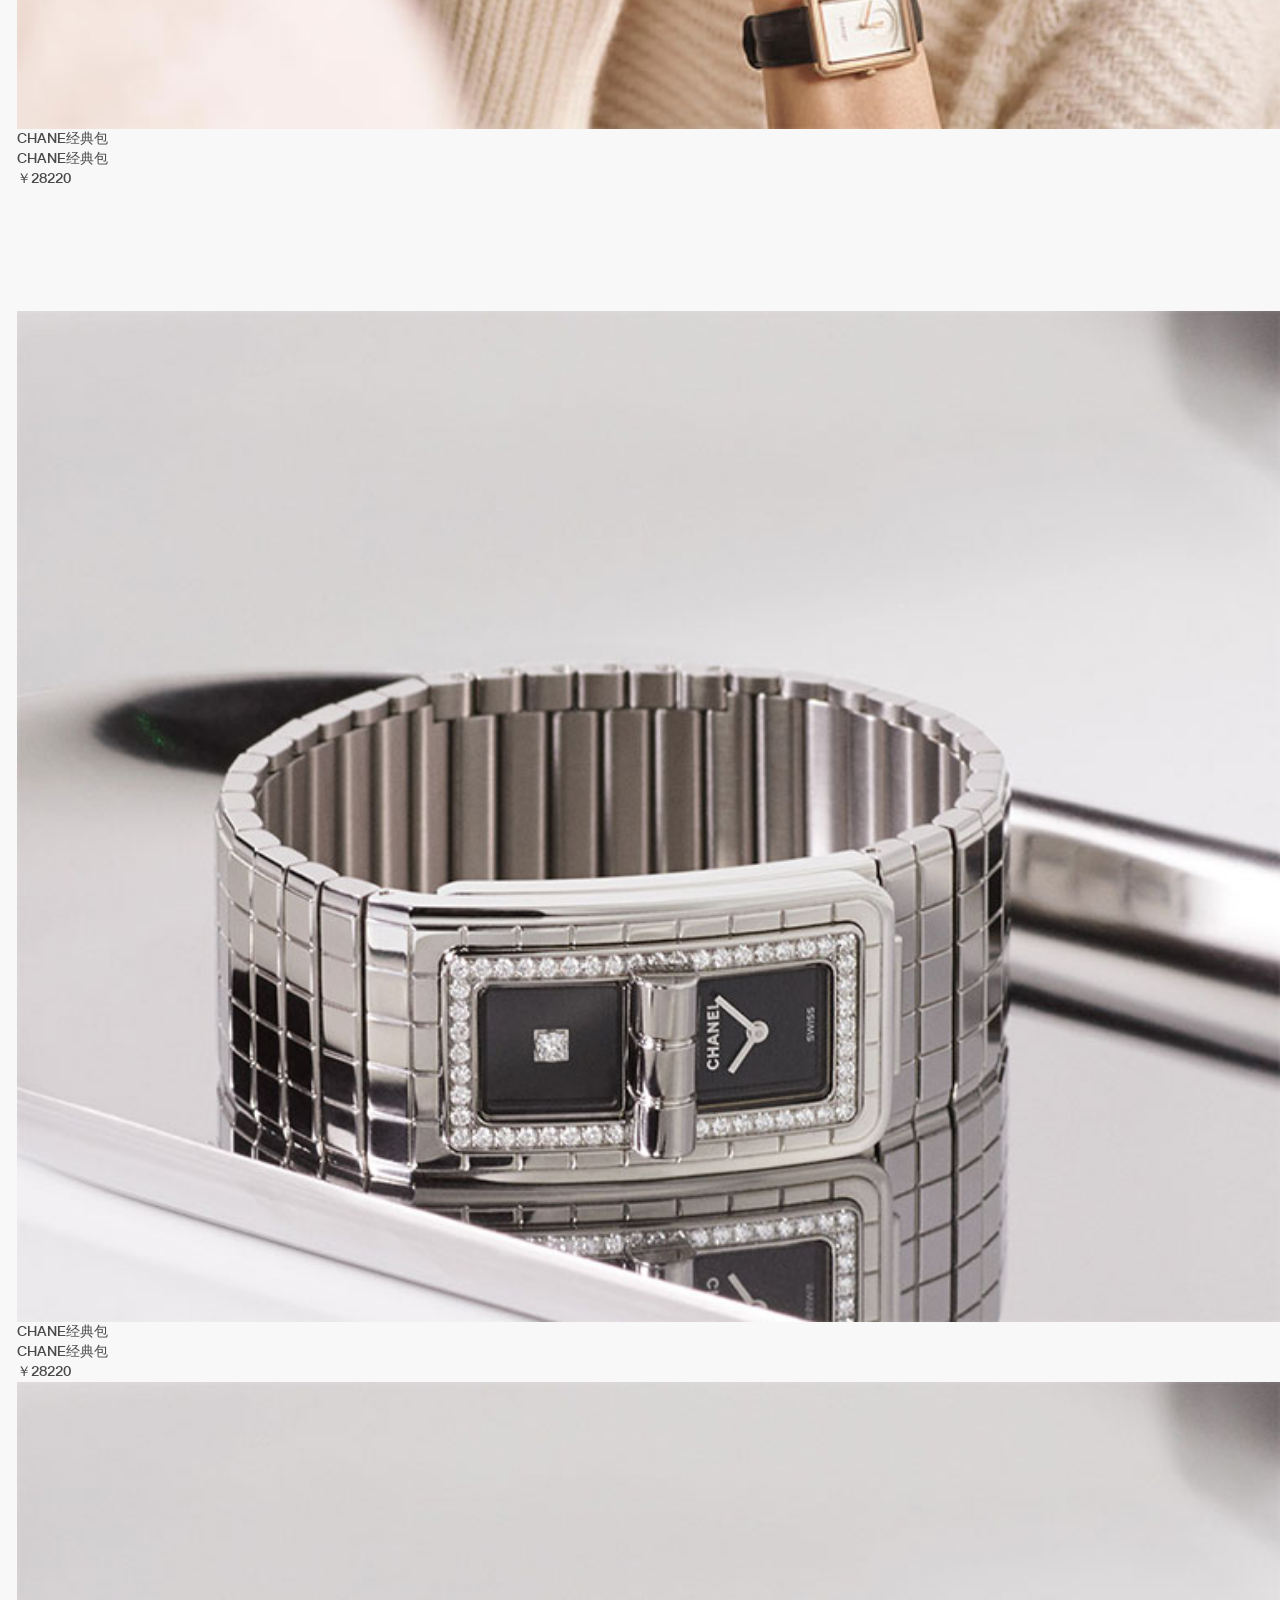
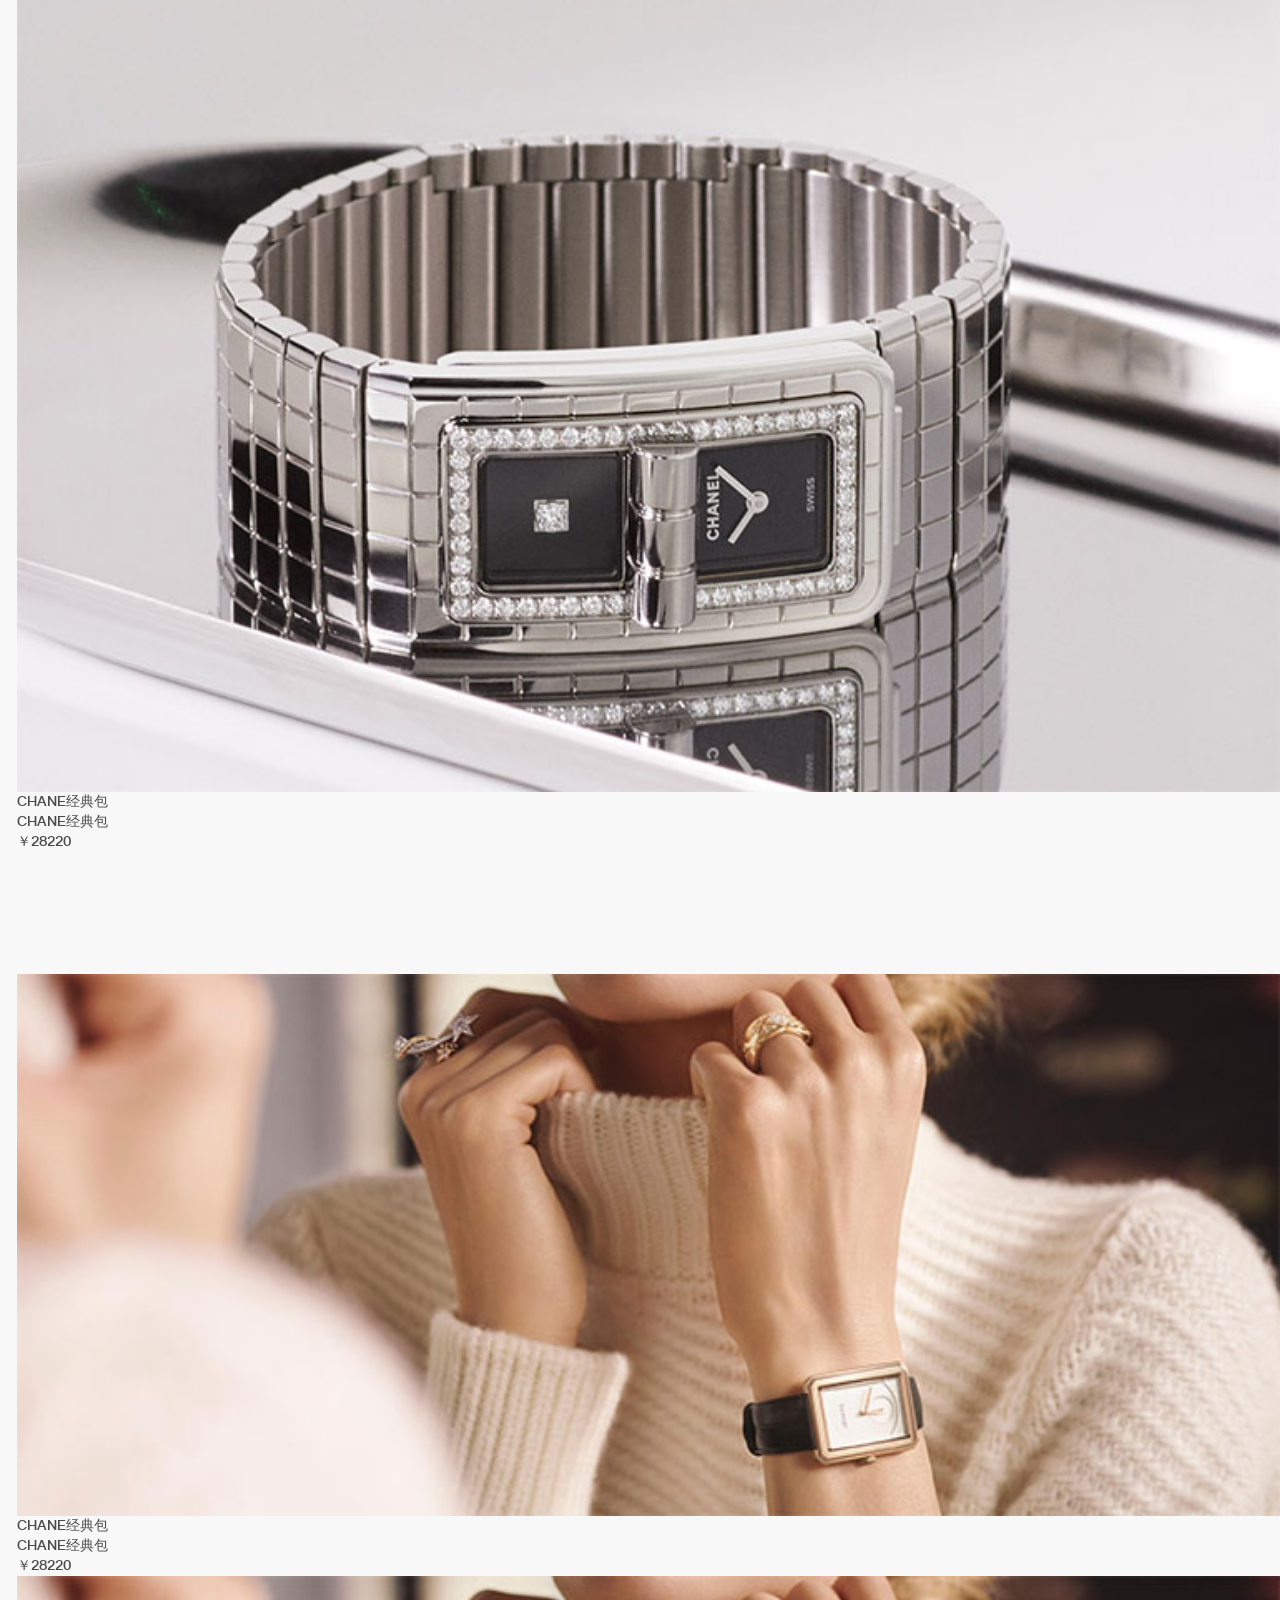
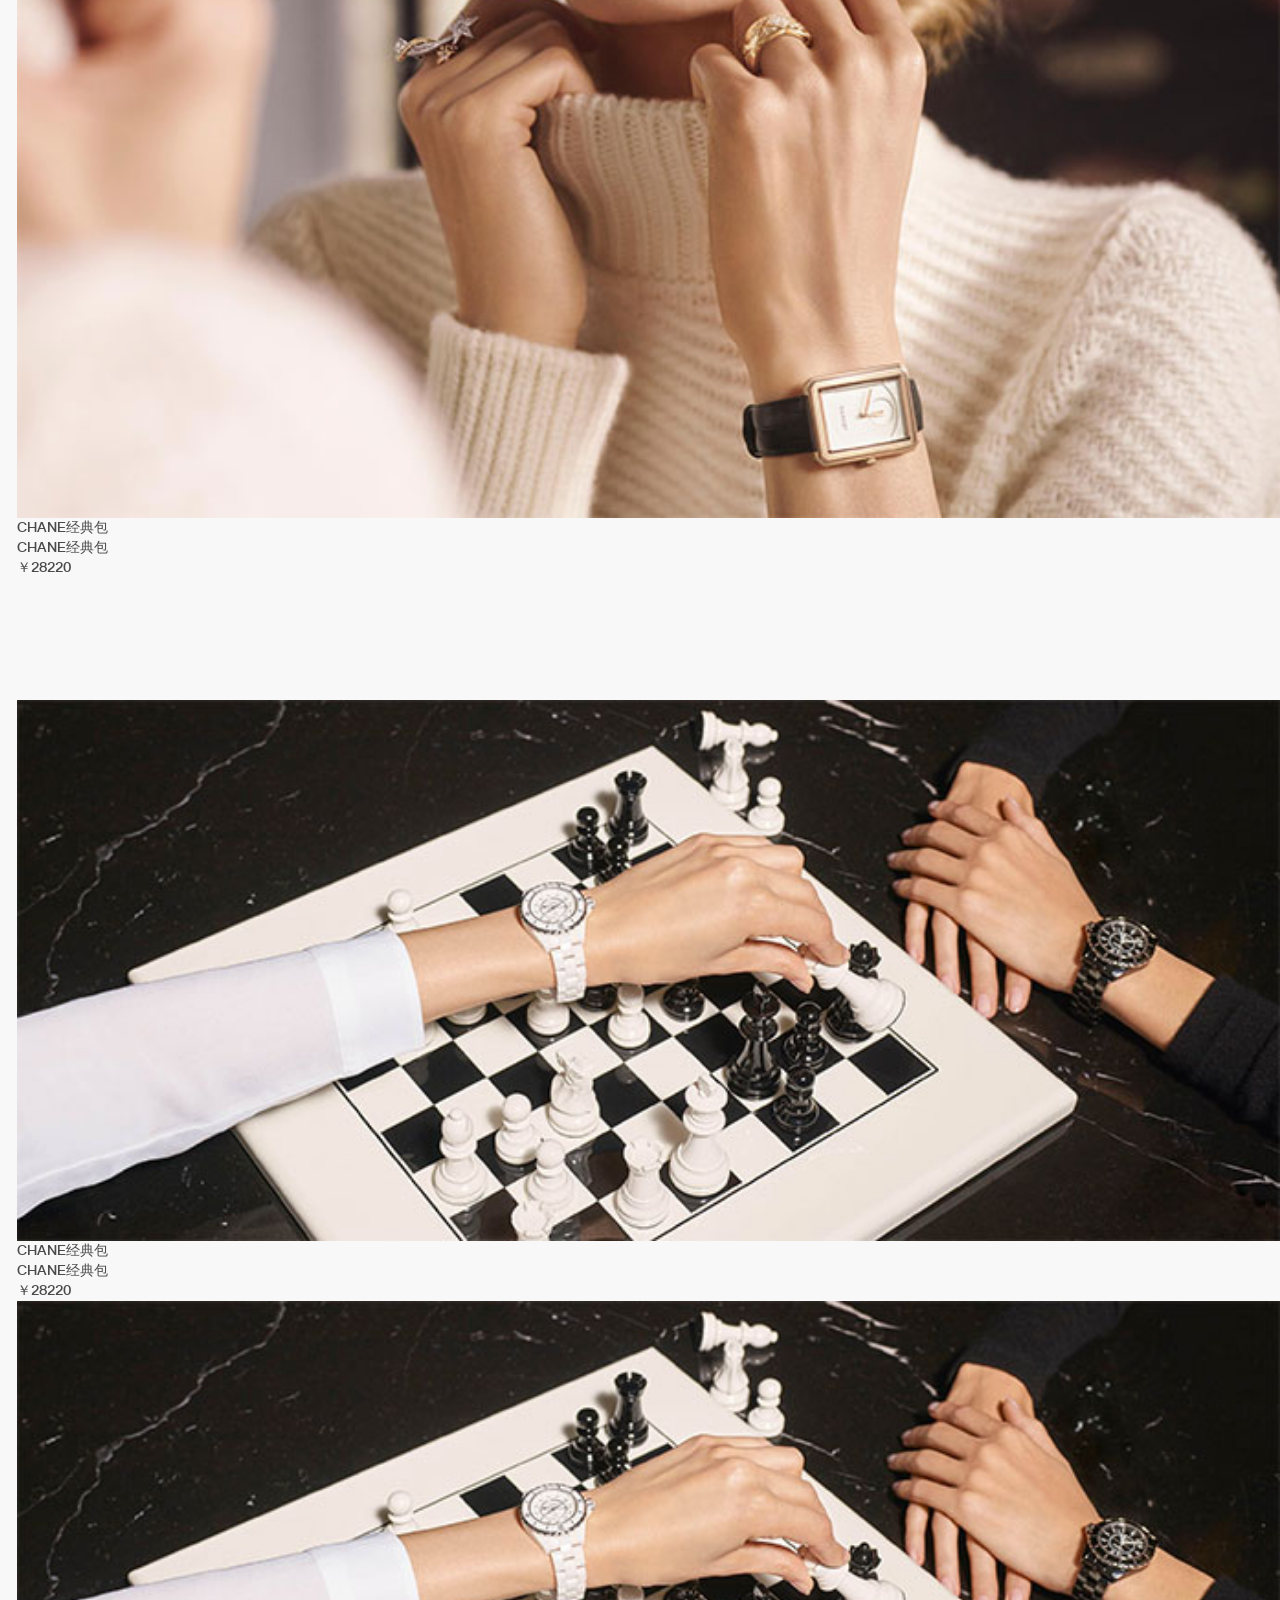
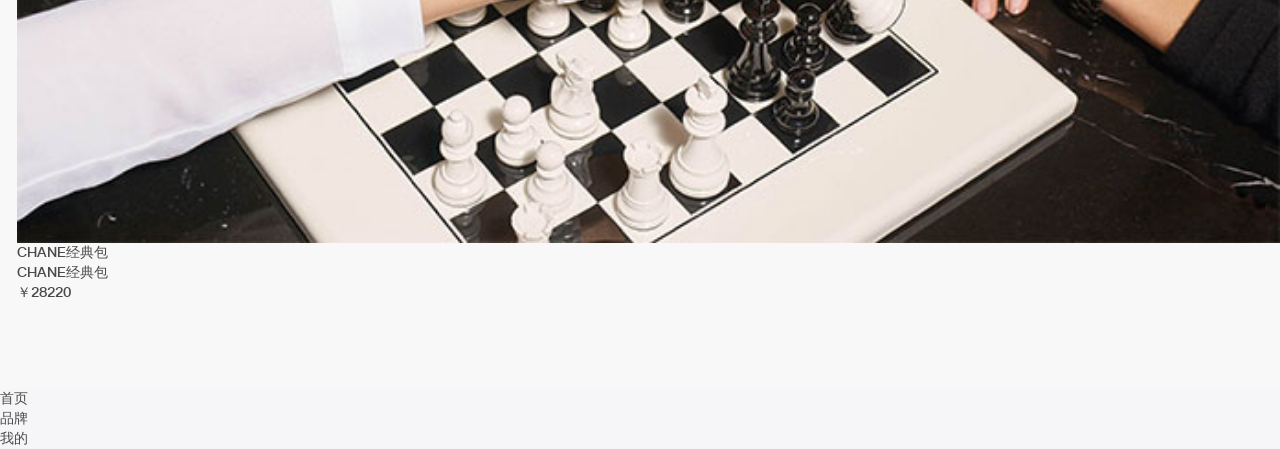
<file: classify.html>
<!DOCTYPE html>
<html lang="en">
<head>
  <title>classify</title>
  <link href="css/bootstrap.css" rel="stylesheet" type="text/css" media="all" />
  <link href="css/style.css" rel="stylesheet" type="text/css" media="all" />
  <link href="css/p-common.css" rel="stylesheet" type="text/css" media="all" /> 
  <meta name="viewport" content="width=device-width, initial-scale=1">
  <meta http-equiv="Content-Type" content="text/html; charset=utf-8" />
</head>
<body> 
  <!--header--> 
  <div class="mobel-header">
    <div class="title">
      <span class="name">DIOR</span>品牌专区
    </div>
  </div>  
   <!--main-->
  <div class="main_content brand-lists classifyPage clearfix" style="padding-bottom: 3rem;background-color: #f8f8f8;">
    <ul class="tabs">
      <li class="active watch"><a href="#">手表</a></li>
      <li class="catch"><a href="#">箱包/皮具</a></li>
      <li class="jewellery"><a href="#">珠宝/首饰</a></li>
      <li class="shoes"><a href="#">鞋履</a></li>
      <li class="ornament"><a href="#">配饰</a></li>
    </ul>
    <div class="tab-content classify">
      <ul class="items selected">
        <li>
          <img src="image/list/GUCCI.png" alt="">
          <p class="details">CHANE经典包</p>
          <p class="details">CHANE经典包</p>
          <p class="price">￥28220</p>
        </li>
        <li>
          <img src="image/list/BVLGARI.png" alt="">
          <p class="details">CHANE经典包</p>
          <p class="details">CHANE经典包</p>
          <p class="price">￥28220</p>
        </li>
        <li>
          <img src="image/list/lOUIS VUITTON.png" alt="">
          <p class="details">CHANE经典包</p>
          <p class="details">CHANE经典包</p>
          <p class="price">￥28220</p>
        </li>
        <li>
          <img src="image/list/PRADA.png" alt="">
          <p class="details">CHANE经典包</p>
          <p class="details">CHANE经典包</p>
          <p class="price">￥28220</p>
        </li>
      </ul>
      <ul class="items">
        <li>
          <img src="image/list/list4.jpg" alt="">
          <p class="details">CHANE经典包</p>
          <p class="details">CHANE经典包</p>
          <p class="price">￥28220</p>
        </li>
        <li>
          <img src="image/list/list4.jpg" alt="">
          <p class="details">CHANE经典包</p>
          <p class="details">CHANE经典包</p>
          <p class="price">￥28220</p>
        </li>
      </ul>
      <ul class="items">
        <li>
          <img src="image/list/list1.jpg" alt="">
          <p class="details">CHANE经典包</p>
          <p class="details">CHANE经典包</p>
          <p class="price">￥28220</p>
        </li>
        <li>
          <img src="image/list/list1.jpg" alt="">
          <p class="details">CHANE经典包</p>
          <p class="details">CHANE经典包</p>
          <p class="price">￥28220</p>
        </li>
      </ul>
      <ul class="items">
        <li>
          <img src="image/list/list4.jpg" alt="">
          <p class="details">CHANE经典包</p>
          <p class="details">CHANE经典包</p>
          <p class="price">￥28220</p>
        </li>
        <li>
          <img src="image/list/list4.jpg" alt="">
          <p class="details">CHANE经典包</p>
          <p class="details">CHANE经典包</p>
          <p class="price">￥28220</p>
        </li>
      </ul>
      <ul class="items">
        <li>
          <img src="image/list/list2.jpg" alt="">
          <p class="details">CHANE经典包</p>
          <p class="details">CHANE经典包</p>
          <p class="price">￥28220</p>
        </li>
        <li>
          <img src="image/list/list2.jpg" alt="">
          <p class="details">CHANE经典包</p>
          <p class="details">CHANE经典包</p>
          <p class="price">￥28220</p>
        </li>
      </ul>
    </div>
  </div>
  <!---->
  <div class="mobel-footer">
    <ul>
      <li class="_home active"><a href="#">首页</a></li>
      <li class="_brand"><a href="#">品牌</a></li>
      <li class="_mine"><a href="#">我的</a></li>
    </ul>
  </div>
</body>
<script src="js/jquery.min.js"></script>
<script src="js/type.js"></script>
<script>
</script>
</html>
</file>
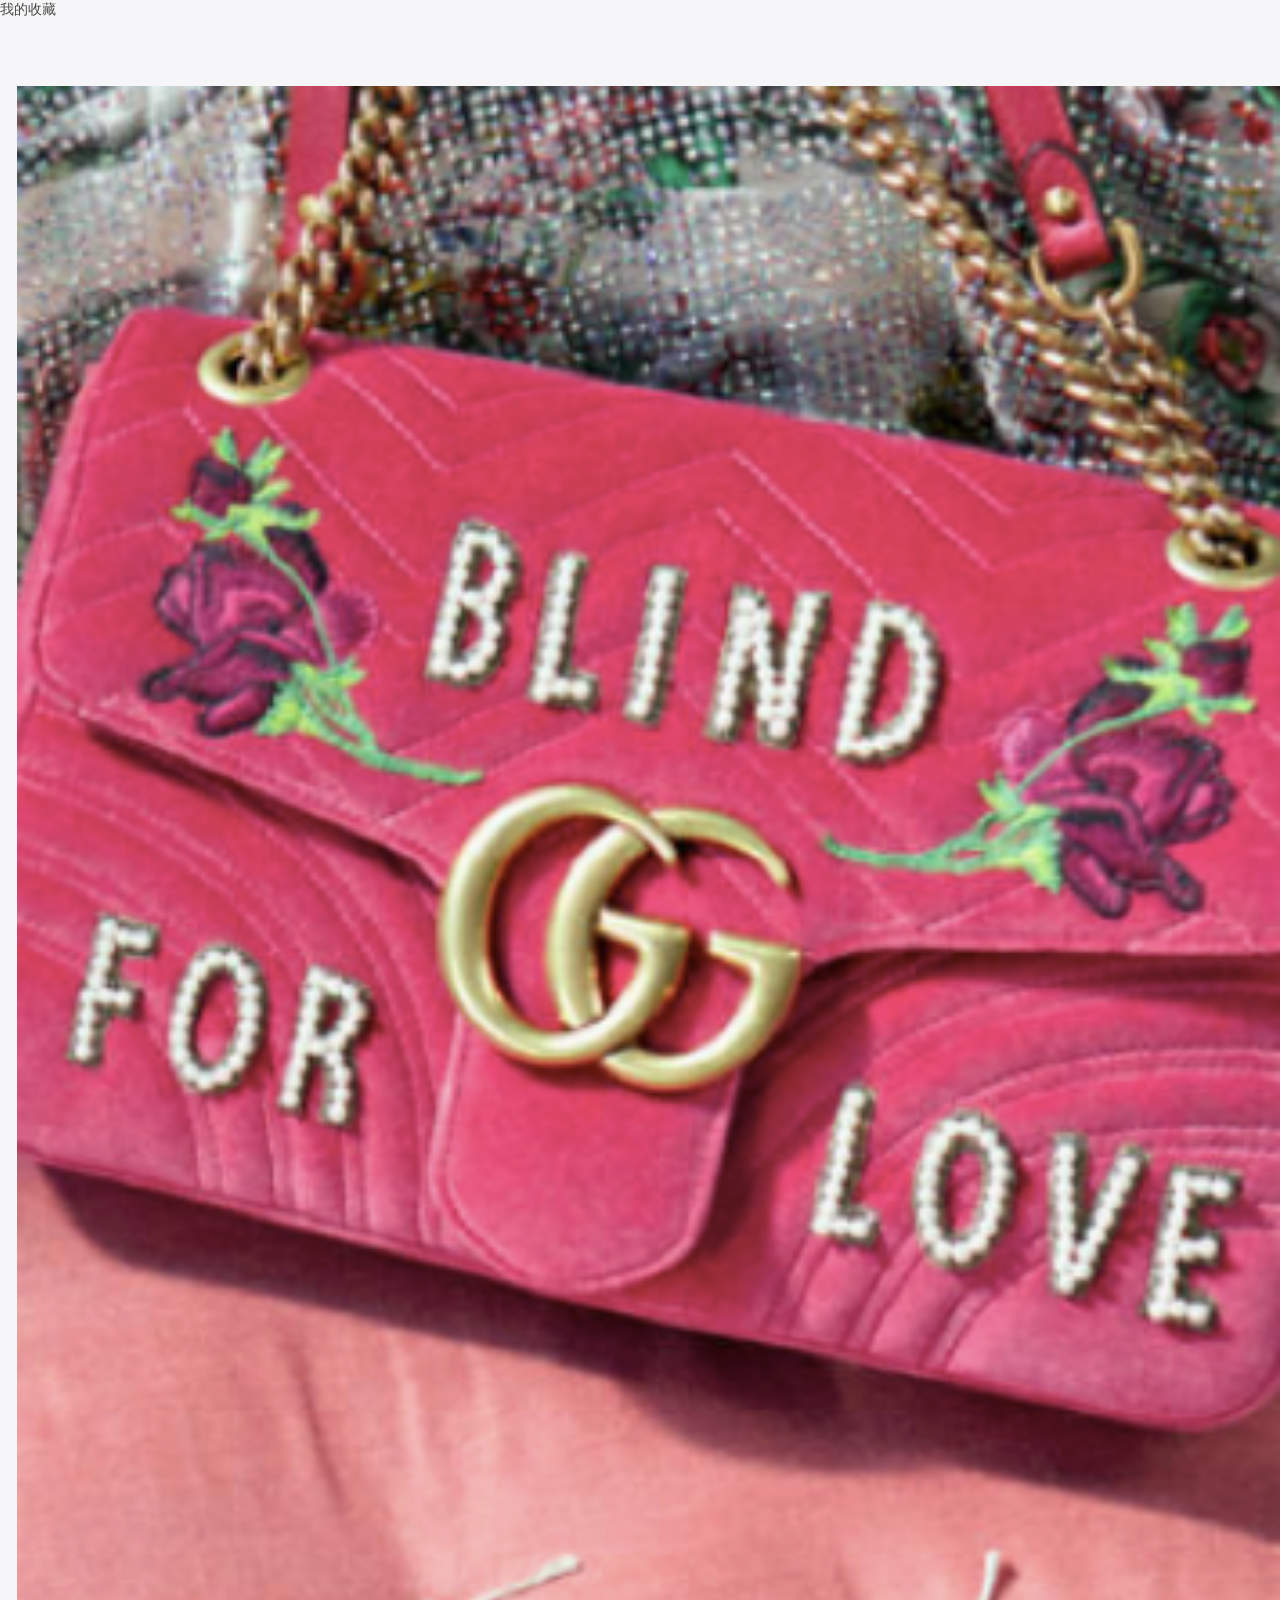
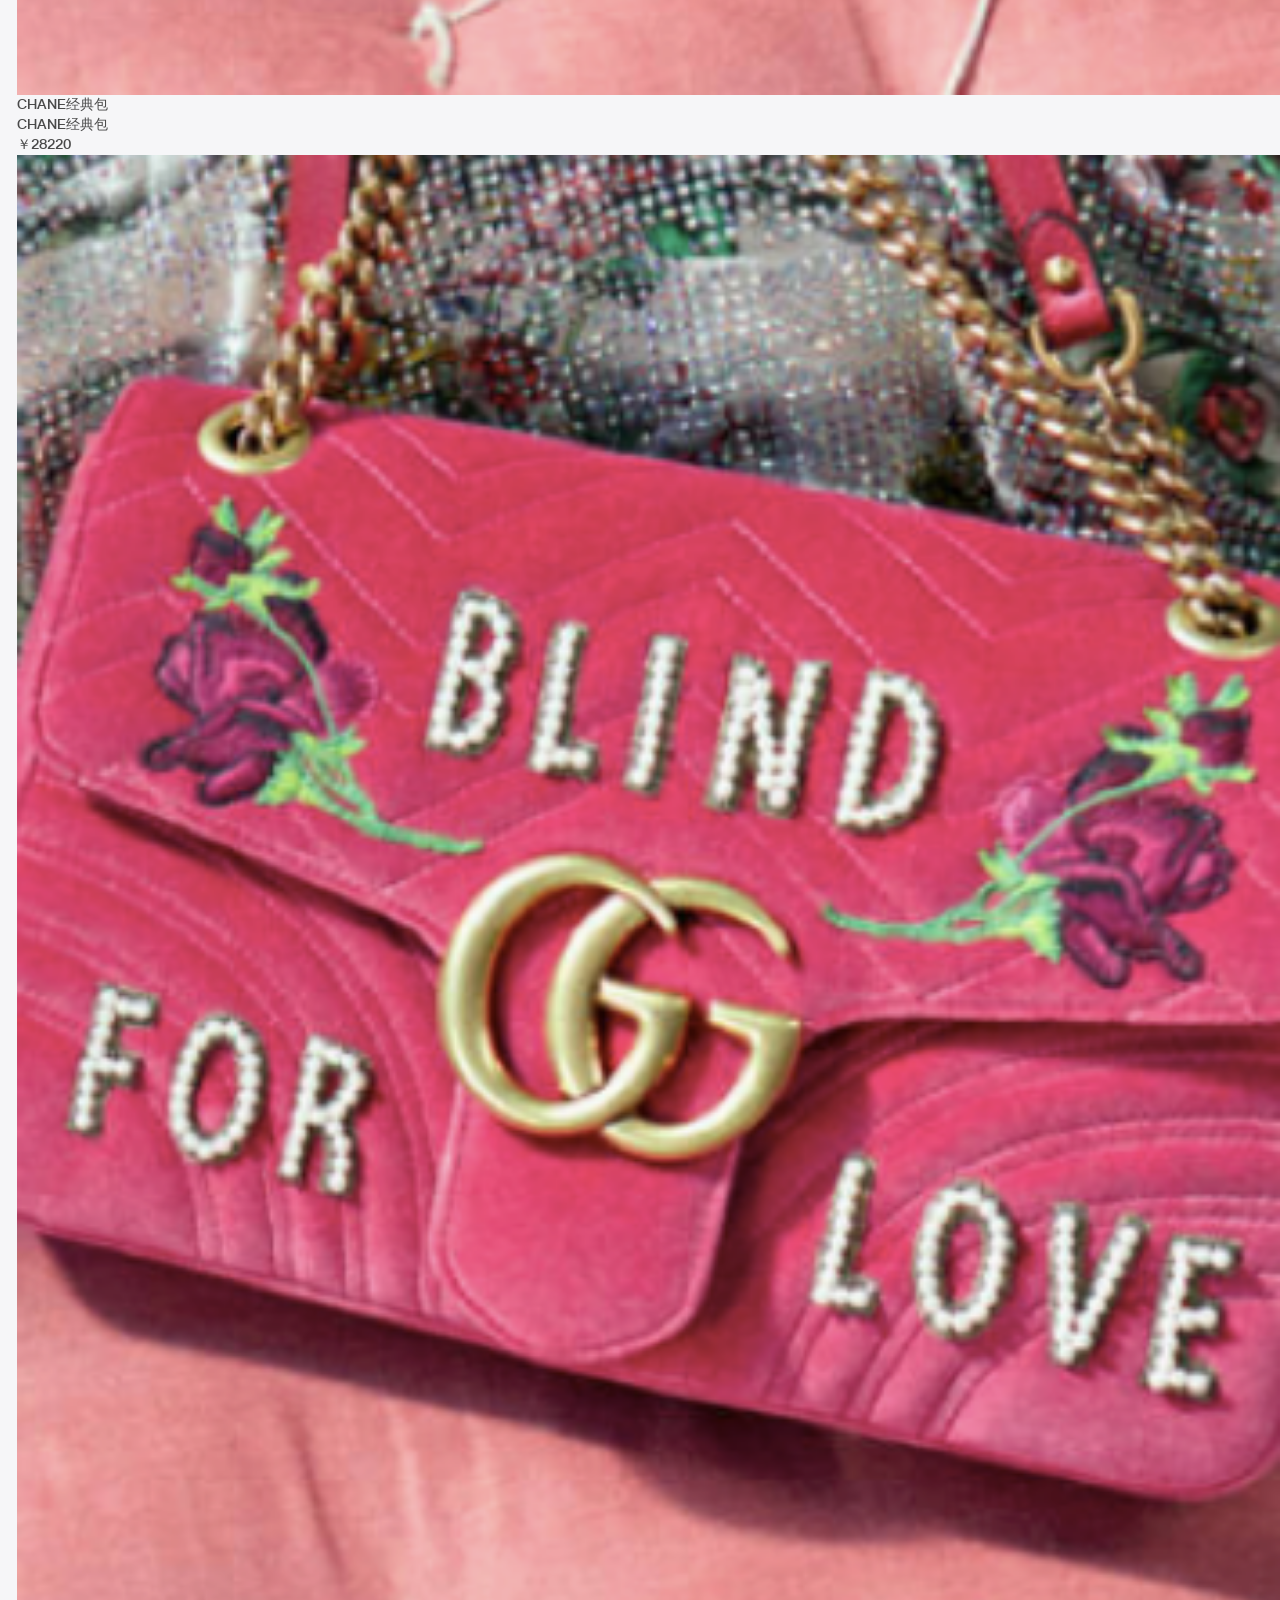
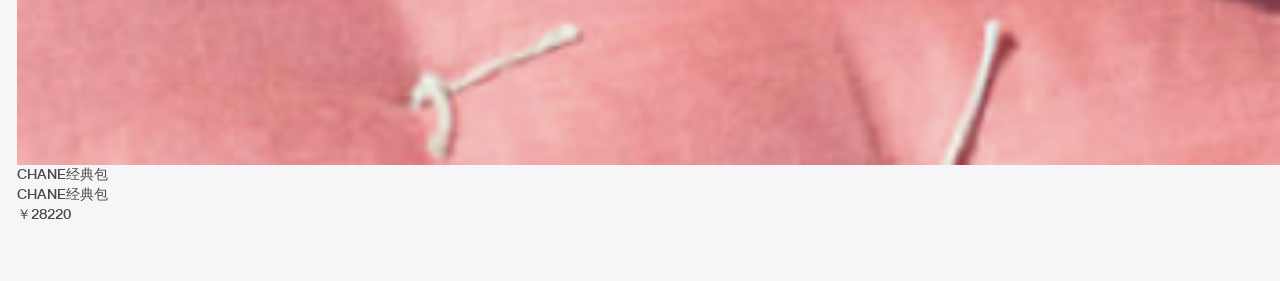
<file: collection.html>
<!DOCTYPE html>
<html lang="en">
<head>
  <title>collection</title>
  <link href="css/bootstrap.css" rel="stylesheet" type="text/css" media="all" />
  <link href="css/style.css" rel="stylesheet" type="text/css" media="all" />
  <link href="css/p-common.css" rel="stylesheet" type="text/css" media="all" /> 
  <meta name="viewport" content="width=device-width, initial-scale=1">
  <meta http-equiv="Content-Type" content="text/html; charset=utf-8" />
</head>
<body> 
  <!--header--> 
  <div class="mobel-header">
    <a href="#" class="back"></a>
    <div class="title">我的收藏</div>
  </div>  
   <!--main-->
  <div class="main_content brand-lists clearfix">
    <ul class="items">
      <li>
        <img src="image/list/GUCCI.png" alt="">
        <p class="details">CHANE经典包</p>
        <p class="details">CHANE经典包</p>
        <p class="price">￥28220</p>
        <p class="coll"></p>
      </li>
      <li>
        <img src="image/list/GUCCI.png" alt="">
        <p class="details">CHANE经典包</p>
        <p class="details">CHANE经典包</p>
        <p class="price">￥28220</p>
        <p class="coll active" id="collect"></p>
      </li>
    </ul>
  </div>
  <!---->
</body>
<script src="js/jquery.min.js"></script>
<script src="js/type.js"></script>
</html>
</file>
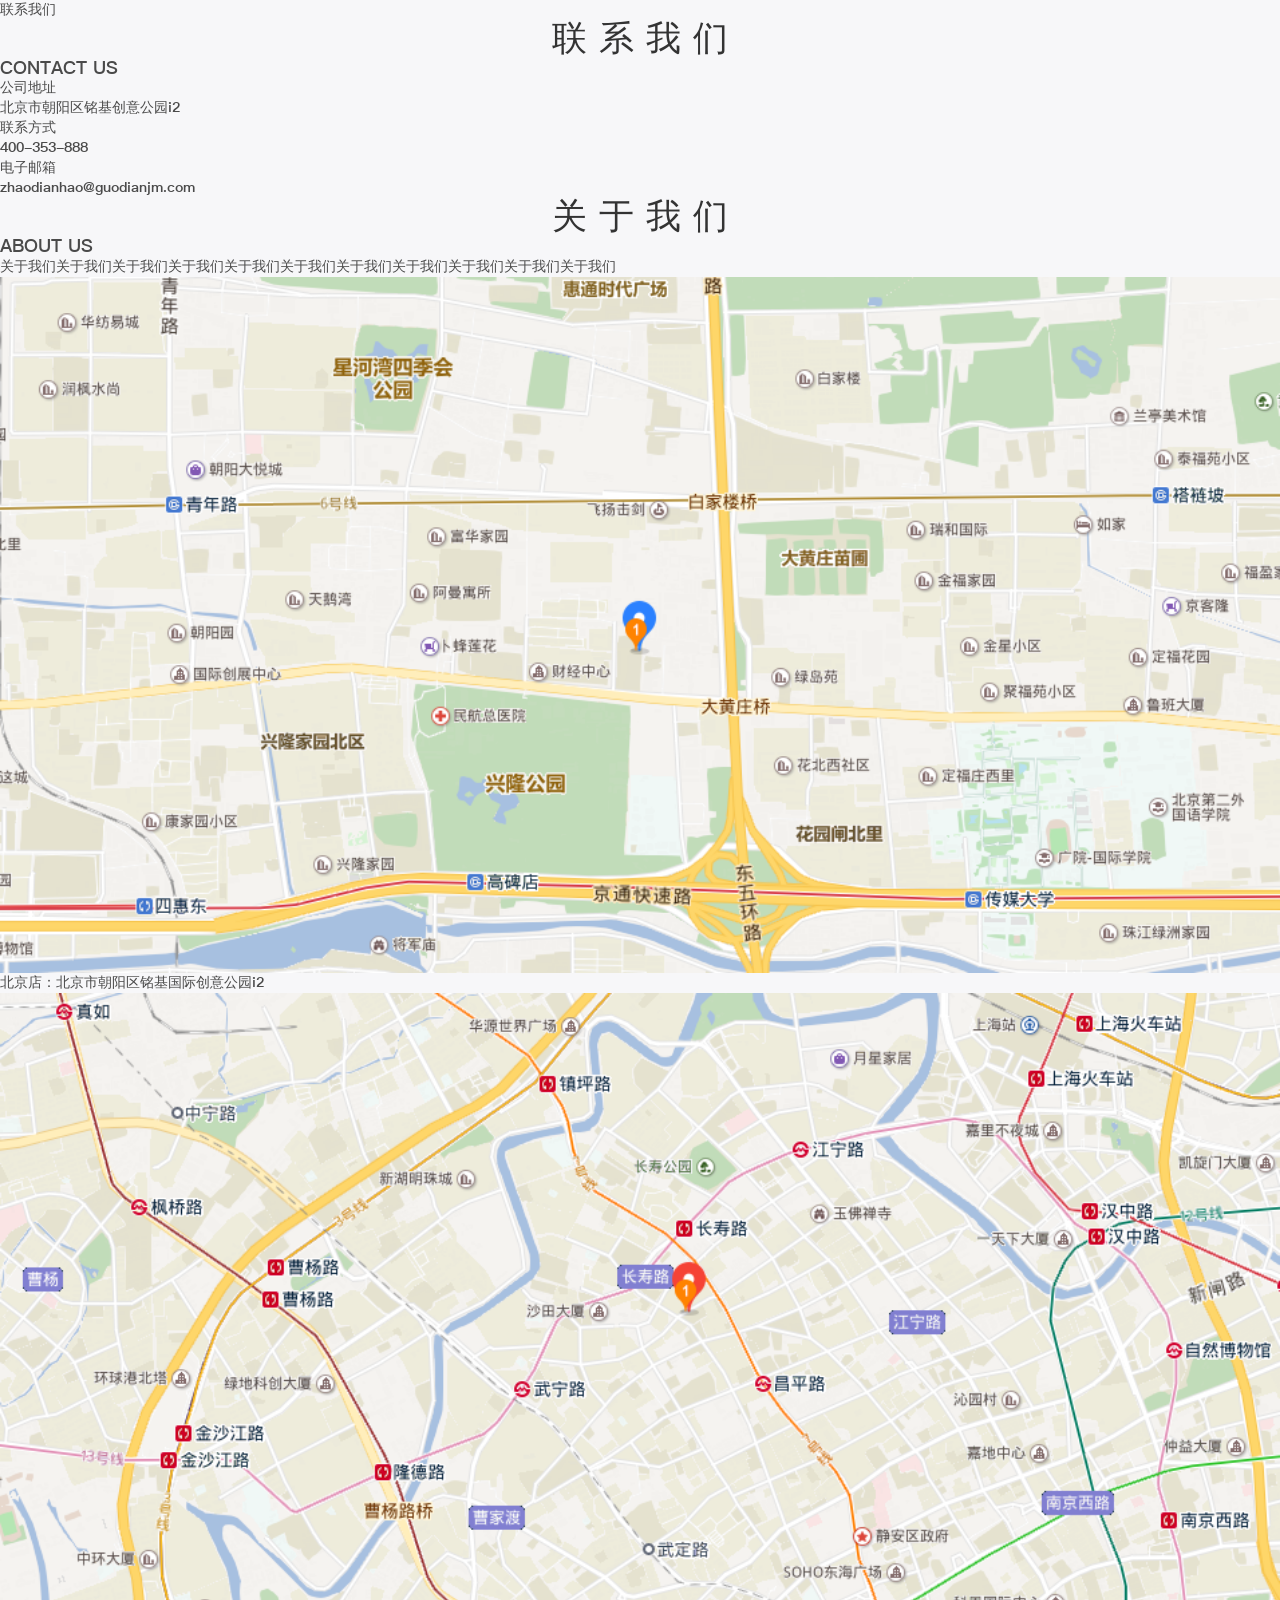
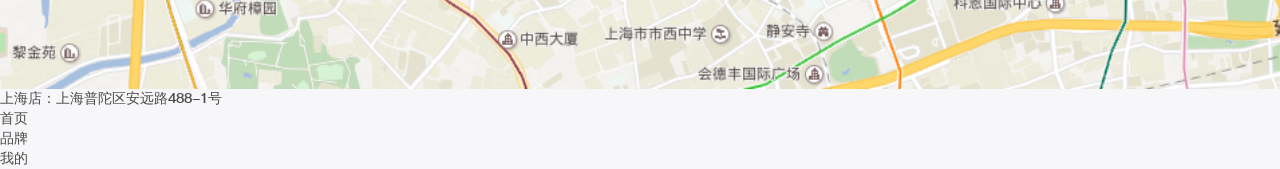
<file: contact.html>
<!DOCTYPE html>
<html lang="en">
<head>
  <title>contact</title>
  <link href="css/bootstrap.css" rel="stylesheet" type="text/css" media="all" />
  <link href="css/style.css" rel="stylesheet" type="text/css" media="all" />
  <link href="css/p-common.css" rel="stylesheet" type="text/css" media="all" /> 
  <meta name="viewport" content="width=device-width, initial-scale=1">
  <meta http-equiv="Content-Type" content="text/html; charset=utf-8" />
</head>
<body style="background-color: #f7f7f9;"> 
  <!--header--> 
  <div class="mobel-header">
    <a href="#" class="back"></a>
    <div class="title">联系我们</div>
  </div>  
   <!--main-->
  <div class="main_content contactPage">
    <div class="contact">
      <div class="title">
        <h3>联 系 我 们</h3>
        <h4>CONTACT US</h4>
      </div>
      <div class="contact_us">
        <div class="address">
          <p class="title">公司地址</p>
          <p class="details">北京市朝阳区铭基创意公园i2</p>
        </div>
        <div class="phone">
          <p class="title">联系方式</p>
          <p class="details">400-353-888</p>
        </div>
        <div class="email">
          <p class="title">电子邮箱</p>
          <p class="details">zhaodianhao@guodianjm.com</p>
        </div>
      </div>
      <div class="title">
        <h3>关 于 我 们</h3>
        <h4>ABOUT US</h4>
      </div>
      <div class="product_content">关于我们关于我们关于我们关于我们关于我们关于我们关于我们关于我们关于我们关于我们关于我们</div>
      <div class="map">
      <ul>
        <li id="#beijing">
          <a href="http://map.baidu.com/?l=&amp;s=s%26wd%3D%E5%8C%97%E4%BA%AC%E5%B8%82%E6%9C%9D%E9%98%B3%E5%8C%BA%E9%93%AD%E5%9F%BA%E5%9B%BD%E9%99%85%E5%88%9B%E6%84%8F%E5%85%AC%E5%9B%ADi2">
            <img src="image/pics/beijing.png" alt="">
            <p>北京店：北京市朝阳区铭基国际创意公园i2</p>
          </a>
        </li>
        <li id="shanghai">
          <a href="http://map.baidu.com/?l=&amp;s=s%26wd%3D%E4%B8%8A%E6%B5%B7%E6%99%AE%E9%99%80%E5%8C%BA%E5%AE%89%E8%BF%9C%E8%B7%AF488-1%E5%8F%B7">
            <img src="image/pics/shanghai.png" alt="">
            <p>上海店：上海普陀区安远路488-1号</p>
          </a>
        </li>
      </ul>
    </div>
    </div>
  </div>
  <!---->
  <div class="mobel-footer">
    <ul>
      <li class="_home"><a href="#">首页</a></li>
      <li class="_brand"><a href="#">品牌</a></li>
      <li class="_mine active"><a href="#">我的</a></li>
    </ul>
  </div>
</body>
<script src="js/jquery.min.js"></script>
<script src="js/simpleCart.min.js"> </script>
<script src="js/type.js"></script>
</html>
</file>
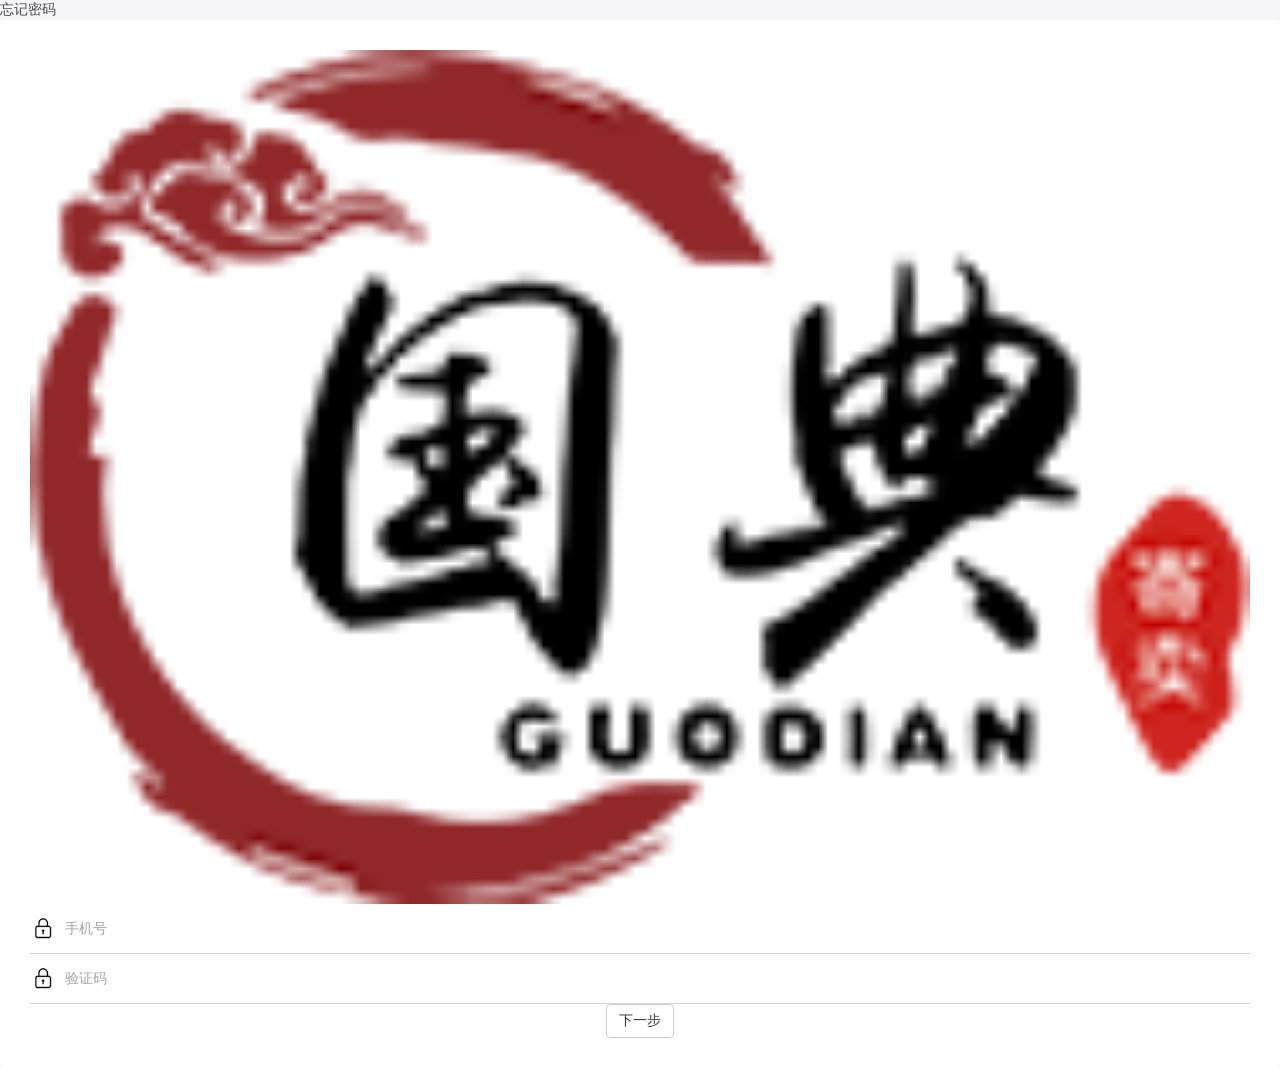
<file: forget_pwd.html>
<!DOCTYPE html>
<html lang="en">
<head>
  <title>forget_pwd</title>
  <link href="css/bootstrap.css" rel="stylesheet" type="text/css" media="all" />
  <link href="css/style.css" rel="stylesheet" type="text/css" media="all" />
  <link href="css/p-common.css" rel="stylesheet" type="text/css" media="all" /> 
  <meta name="viewport" content="width=device-width, initial-scale=1">
  <meta http-equiv="Content-Type" content="text/html; charset=utf-8" />
</head>
<body> 
  <!--header--> 
  <div class="mobel-header">
    <div class="title">忘记密码</div>
  </div>  
   <!--main-->
  <div class="main_content">
    <div class="log">
      <img src="image/icon/logo.png" alt="">
      <form action="">
        <div class="tell txt">
          <label for=""></label>
          <input type="password" placeholder="手机号">
        </div>
        <div class="txt code">
          <label for=""></label>
          <input type="password" placeholder="验证码">
        </div>
        <div class="button">
          <button type="button" class="btn btn-default" data-toggle="modal" data-target="#myModal" onclick="checkcode()">下一步</button>
        </div>
      </form>
    </div>
  </div>
  <!---->
</body>
<script src="js/jquery.min.js"></script>
<script src="js/simpleCart.min.js"> </script>
<script src="js/type.js"></script>
</html>
</file>
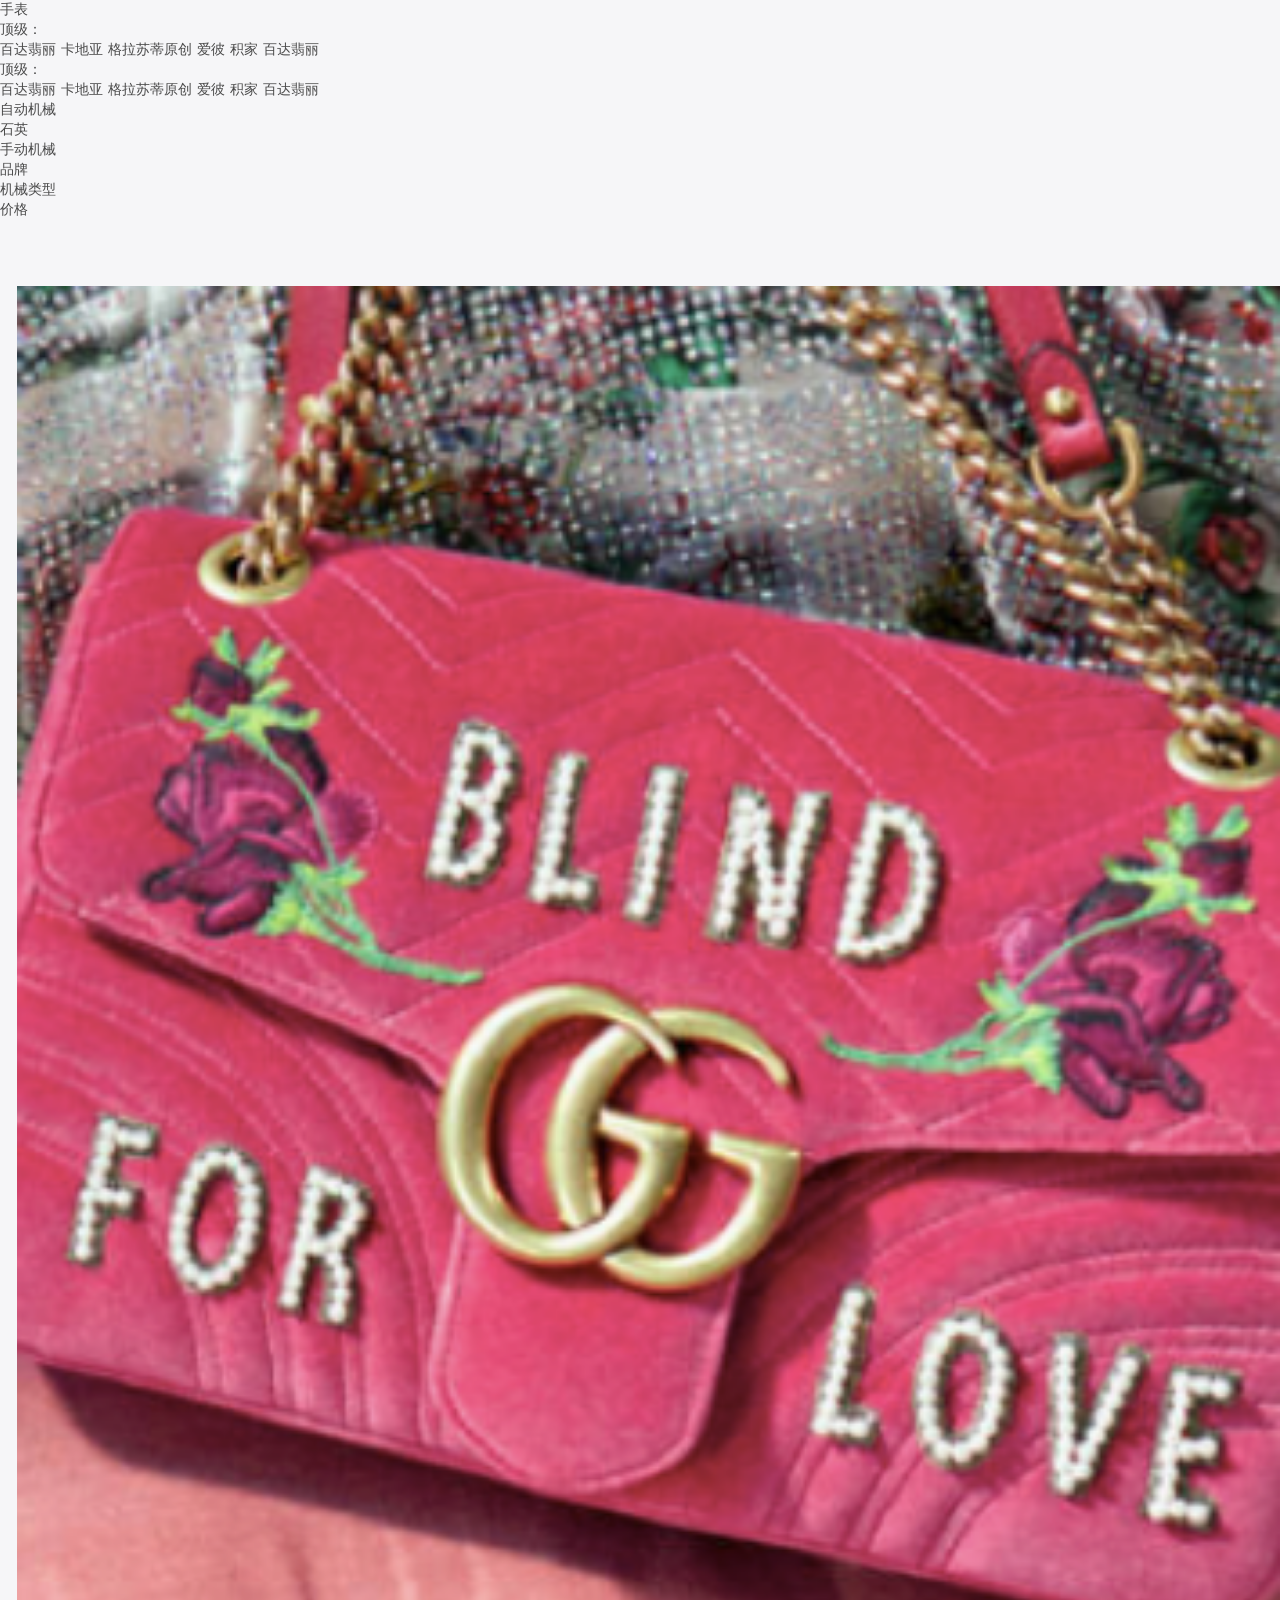
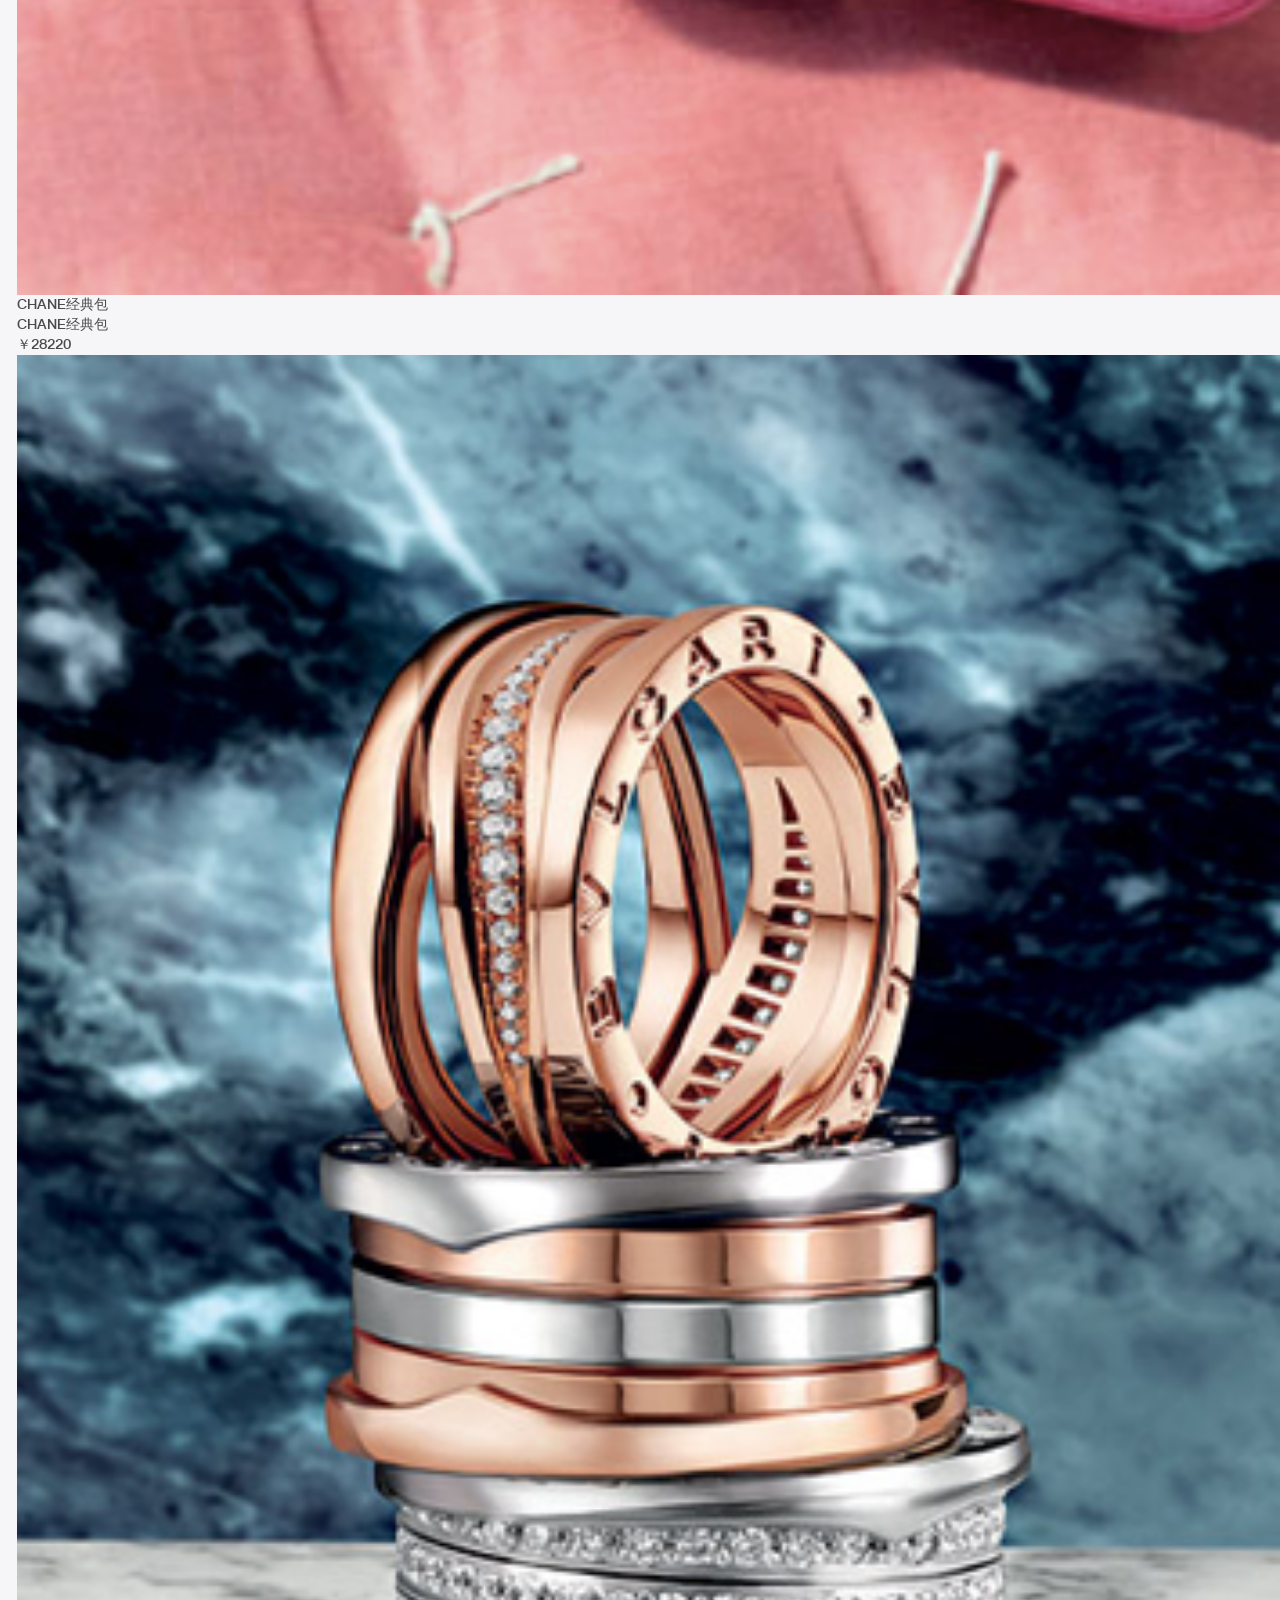
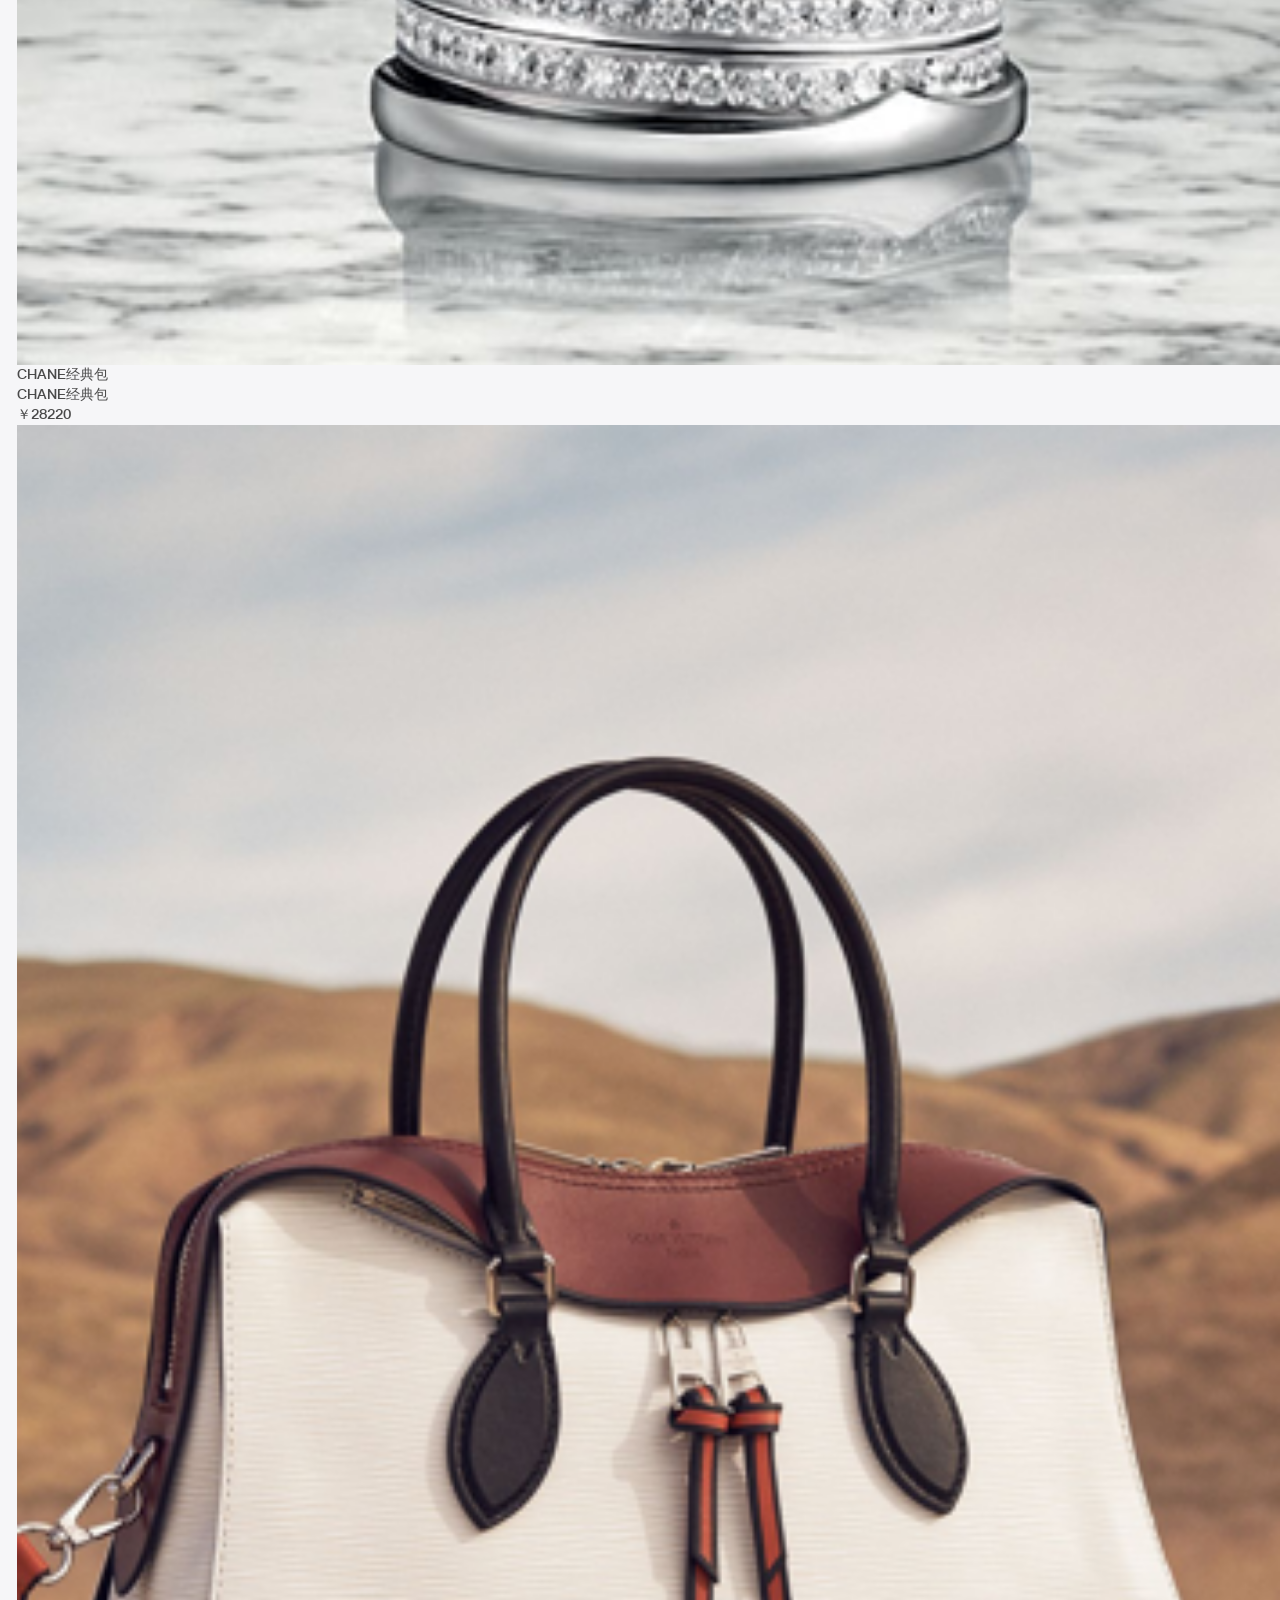
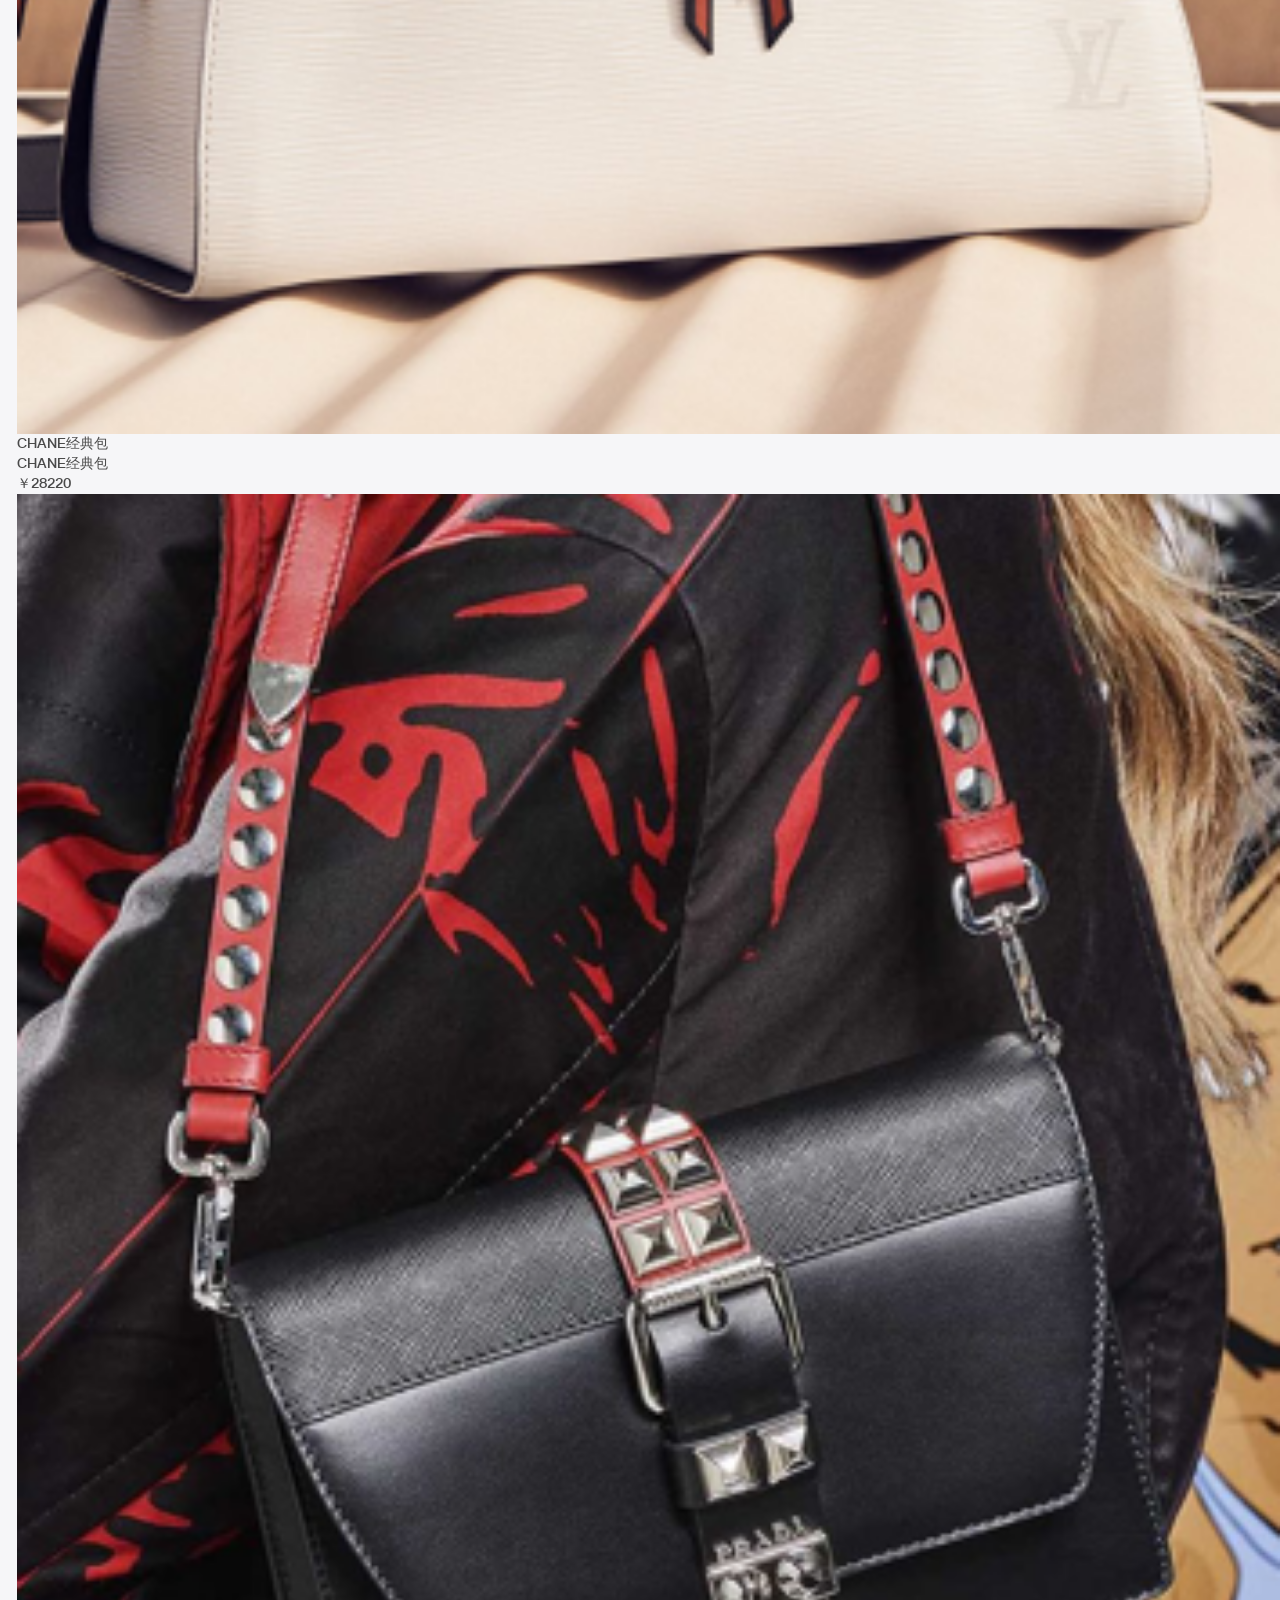
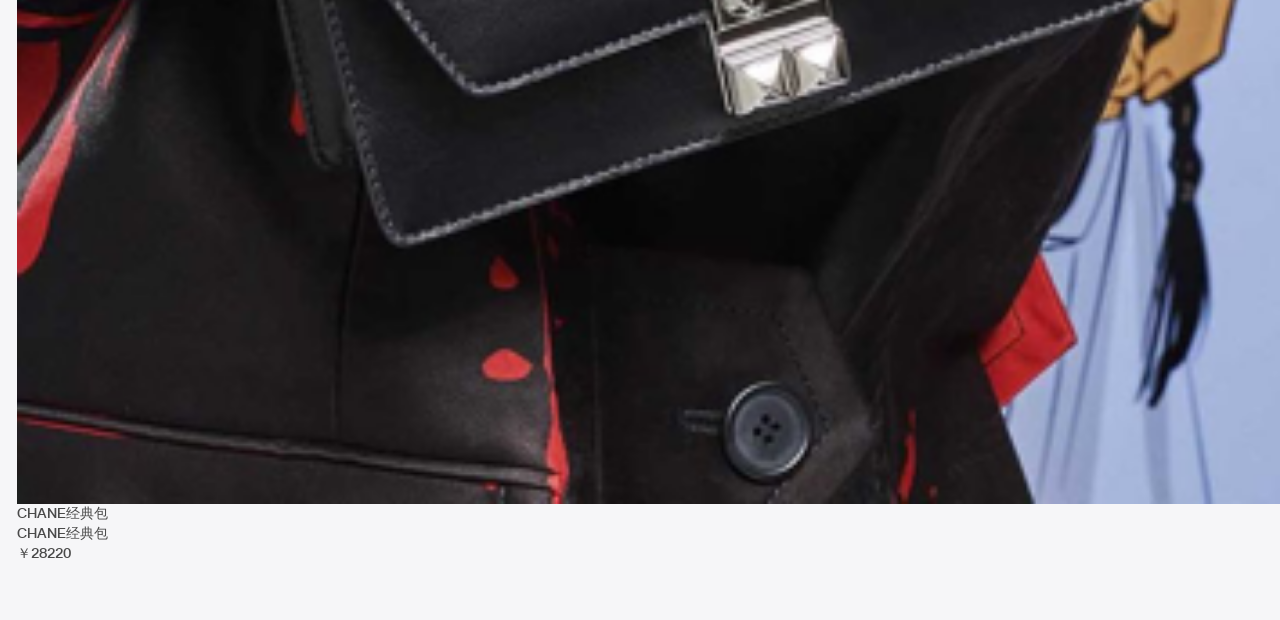
<file: lists.html>
<!DOCTYPE html>
<html lang="en">
<head>
  <title>lists</title>
  <link href="css/bootstrap.css" rel="stylesheet" type="text/css" media="all" />
  <link href="css/style.css" rel="stylesheet" type="text/css" media="all" />
  <link href="css/p-common.css" rel="stylesheet" type="text/css" media="all" /> 
  <meta name="viewport" content="width=device-width, initial-scale=1">
  <meta http-equiv="Content-Type" content="text/html; charset=utf-8" />
</head>
<body> 
  <!--header--> 
  <div class="mobel-header">
    <a href="#" class="back"></a>
    <div class="title">手表</div>
    <div class="search"></div>
  </div>  
   <!--main-->
  <div class="main_content brand-lists listsPage clearfix">
    <!-- 搜索列表 -->
    <div class="_shade"></div>
    <div class="search-lists">
      <div class="search-content _brand">
        <div class="search-item">
          <div class="left category">顶级：</div>
          <div class="right brands">
            <a href="#">百达翡丽</a>
            <a href="#">卡地亚</a>
            <a href="#">格拉苏蒂原创</a>
            <a href="#">爱彼</a>
            <a href="#">积家</a>
            <a href="#">百达翡丽</a>
          </div>
        </div>
        <div class="search-item">
          <div class="left category">顶级：</div>
          <div class="right brands">
            <a href="#">百达翡丽</a>
            <a href="#">卡地亚</a>
            <a href="#">格拉苏蒂原创</a>
            <a href="#">爱彼</a>
            <a href="#">积家</a>
            <a href="#">百达翡丽</a>
          </div>
        </div>
      </div>
      <div class="search-content _mechanical">
        <ul>
          <li><a href="">自动机械</a></li>
          <li><a href="">石英</a></li>
          <li><a href="">手动机械</a></li>
        </ul>
      </div>
      <div class="search-content">
      
      </div>
    </div>
    <ul class="tabs">
      <li class="brand"><a href="#">品牌</a></li>
      <li class="mechanical"><a href="#">机械类型</a></li>
      <li class="price"><a href="#">价格</a></li>
    </ul>
    <div class="tab-content classify">
      <ul class="items selected">
        <li>
          <img src="image/list/GUCCI.png" alt="">
          <p class="details">CHANE经典包</p>
          <p class="details">CHANE经典包</p>
          <p class="price">￥28220</p>
        </li>
        <li>
          <img src="image/list/BVLGARI.png" alt="">
          <p class="details">CHANE经典包</p>
          <p class="details">CHANE经典包</p>
          <p class="price">￥28220</p>
        </li>
        <li>
          <img src="image/list/lOUIS VUITTON.png" alt="">
          <p class="details">CHANE经典包</p>
          <p class="details">CHANE经典包</p>
          <p class="price">￥28220</p>
        </li>
        <li>
          <img src="image/list/PRADA.png" alt="">
          <p class="details">CHANE经典包</p>
          <p class="details">CHANE经典包</p>
          <p class="price">￥28220</p>
        </li>
      </ul>
    </div>
  </div>
  <!---->
</body>
<script src="js/jquery.min.js"></script>
<script src="js/type.js"></script>
</html>
</file>
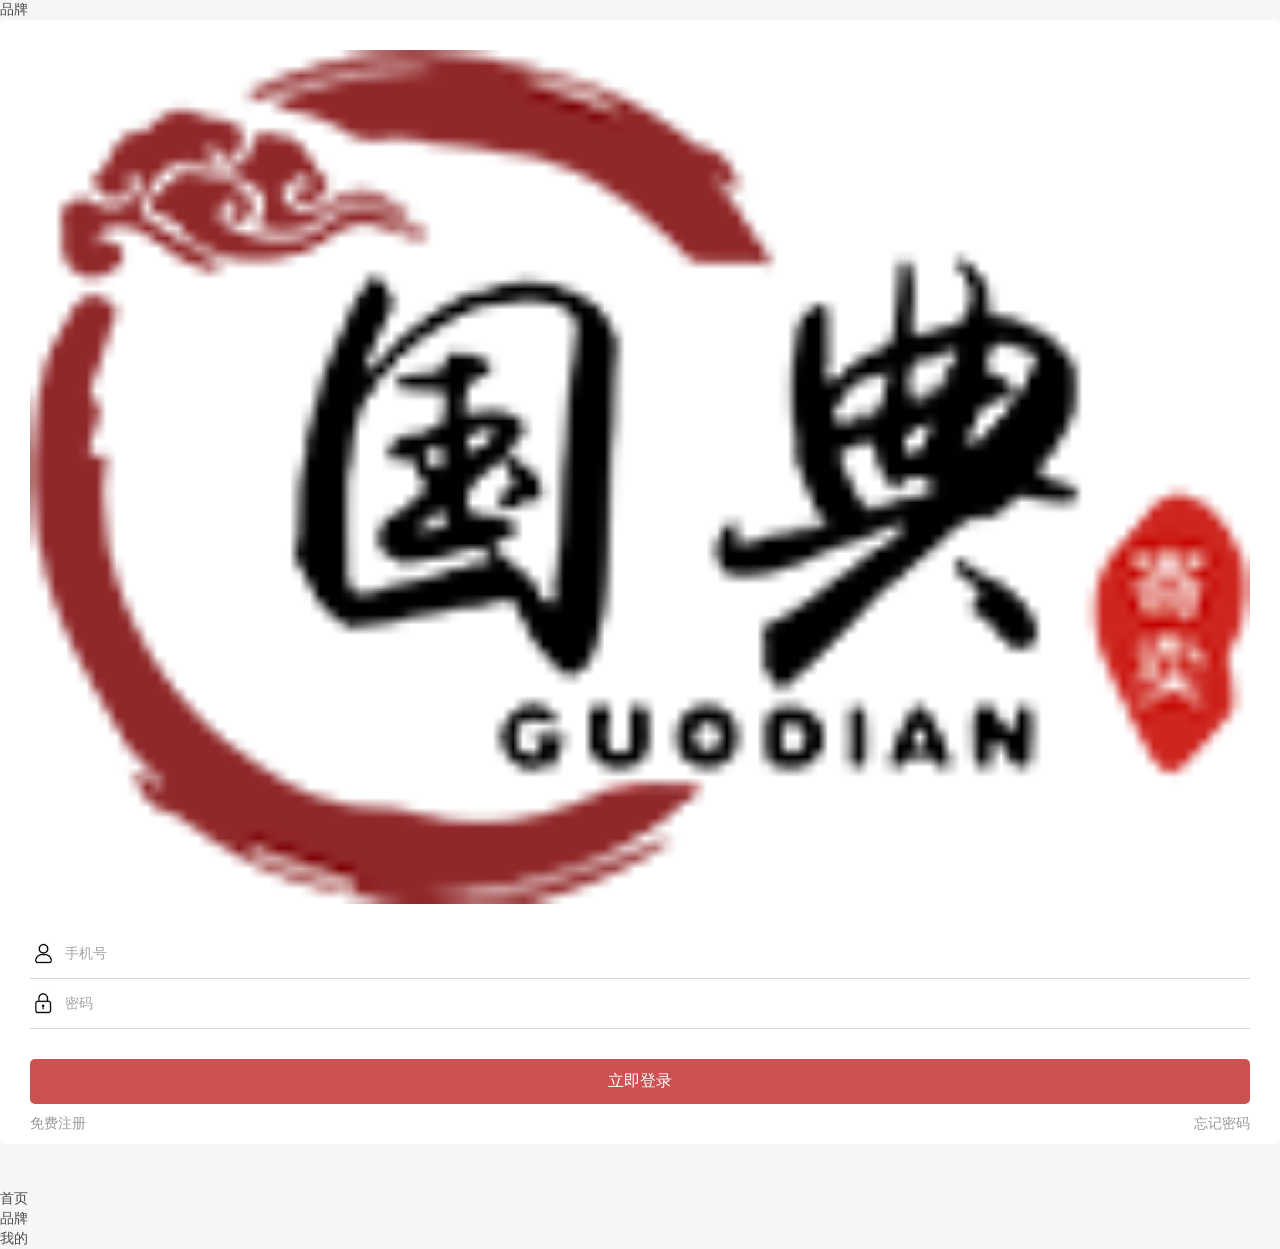
<file: login.html>
<!DOCTYPE html>
<html lang="en">
<head>
  <title>login</title>
  <link href="css/bootstrap.css" rel="stylesheet" type="text/css" media="all" />
  <link href="css/style.css" rel="stylesheet" type="text/css" media="all" />
  <link href="css/p-common.css" rel="stylesheet" type="text/css" media="all" /> 
  <meta name="viewport" content="width=device-width, initial-scale=1">
  <meta http-equiv="Content-Type" content="text/html; charset=utf-8" />
</head>
<body> 
  <!--header--> 
  <div class="mobel-header">
    <div class="title">品牌</div>
  </div>  
   <!--main-->
  <div class="main_content" style="padding-bottom: 4.5rem;">
    <div class="log">
      <img src="image/icon/logo.png" alt="">
      <form action="">
        <div class="phone txt">
          <label for=""></label>
          <input type="text" placeholder="手机号">
        </div>
        <div class="psd txt">
          <label for=""></label>
          <input type="password" placeholder="密码">
        </div>
        <input type="submit" value="立即登录">
      </form>
      <div>
				<a class="acount-btn" href="javascript:;">免费注册</a>
				<a href="javascript:;">忘记密码</a>
			</div>
    </div>
  </div>
  <!---->
  <div class="mobel-footer">
    <ul>
      <li class="_home"><a href="#">首页</a></li>
      <li class="_brand"><a href="#">品牌</a></li>
      <li class="_mine"><a href="#">我的</a></li>
    </ul>
  </div>
</body>
<script src="js/jquery.min.js"></script>
<script src="js/simpleCart.min.js"> </script>
</html>
</file>
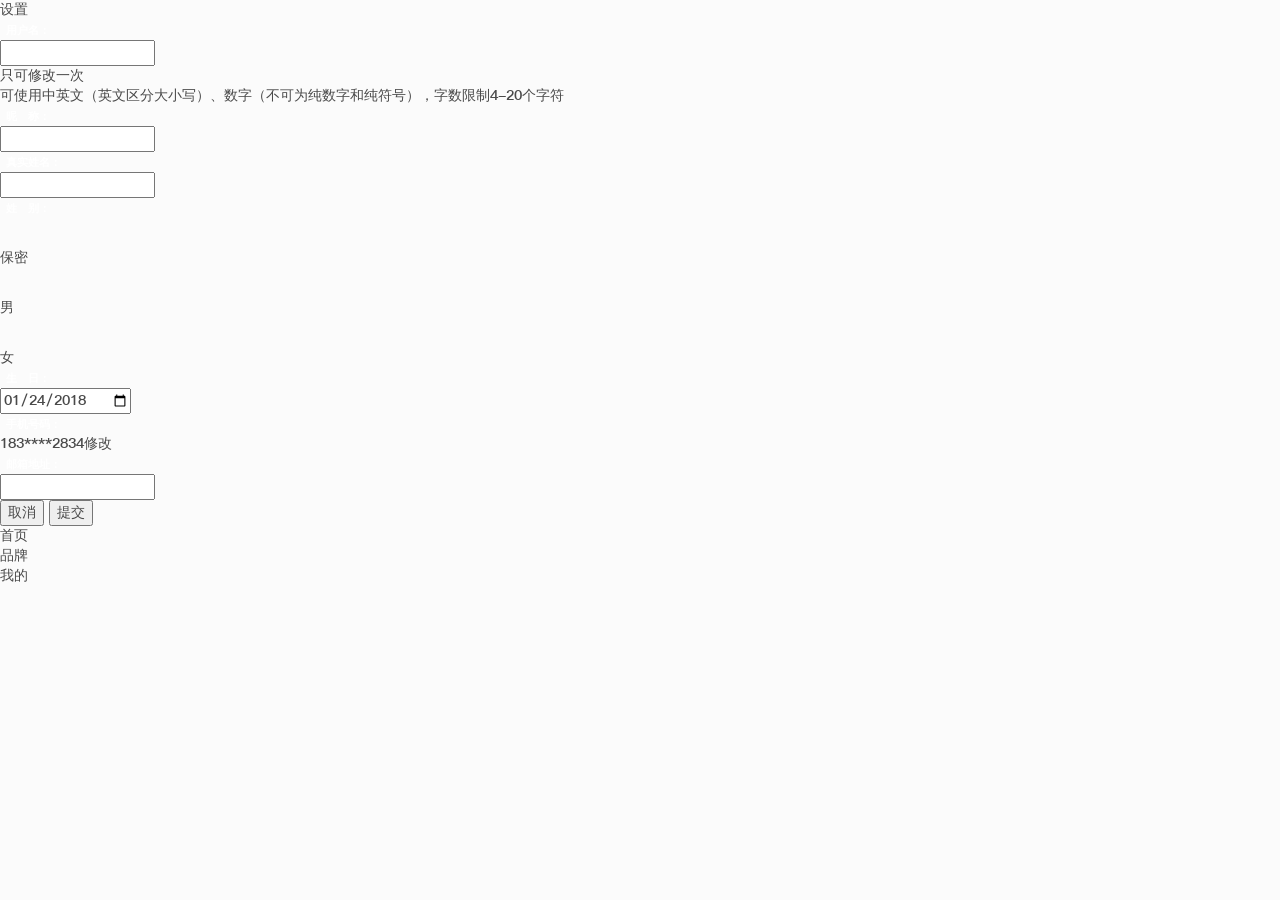
<file: settings.html>
<!DOCTYPE html>
<html lang="en">
<head>
  <title>settings</title>
  <link href="css/bootstrap.css" rel="stylesheet" type="text/css" media="all" />
  <link href="css/style.css" rel="stylesheet" type="text/css" media="all" />
  <link href="css/p-common.css" rel="stylesheet" type="text/css" media="all" /> 
  <meta name="viewport" content="width=device-width, initial-scale=1">
  <meta http-equiv="Content-Type" content="text/html; charset=utf-8" />
</head>
<body style="background-color: #fbfbfb;"> 
  <!--header--> 
  <div class="mobel-header">
    <a href="#" class="back"></a>
    <div class="title">设置</div>
  </div>  
   <!--main-->
  <div class="main_content setPage">
    <div class="contentBox">
      <form action="">
        <div class="formRow">
          <div class="label">用户名：</div>
          <div class="inputtext"><input class="text" type="text" name=""></div>
          <div class="redTip">只可修改一次</div>
        </div>
        <div class="huiTip">可使用中英文（英文区分大小写）、数字（不可为纯数字和纯符号），字数限制4-20个字符</div>
        <div class="formRow">
          <div class="label">昵　称：</div>
          <div class="inputtext"><input class="text" type="text" name=""></div>
        </div>
        <div class="formRow">
          <div class="label">真实姓名：</div>
          <div class="inputtext"><input class="text" type="text" name=""></div>
        </div>
        <div class="formRow">
          <div class="label">姓　别：</div>
          <div class="inputtext">
            <input id="sex" type="hidden" name="">
            <span class="radio active" value="0"></span>
            <span class="radioValue">保密</span>
            <span class="radio" value="1"></span>
            <span class="radioValue">男</span>
            <span class="radio current" value="2"></span>
            <span class="radioValue">女</span>
          </div>
        </div>
        <div class="formRow">
          <div class="label">生　日：</div>
          <div class="inputtext">
            <input type="date" value="2018-01-24">
          </div>
        </div>
        <div class="formRow phone">
          <div class="label">手机号码：</div>
          <div class="inputtext">
            <input id="telephone" style="display: none" class="text" type="text" name="">
            <span class="tel">183****2834</span><span class="editPhoneButton">修改</span>
          </div>
        </div>
        <div class="formRow">
          <div class="label">邮箱地址：</div>
          <div class="inputtext"><input class="text" type="text" name=""></div>
        </div>
        <input type="button" class="cancel" value="取消">
        <input id="submit" type="submit" value="提交">
        </form>
      </form>
    </div>
  </div>
  <!---->
  <div class="mobel-footer">
    <ul>
      <li class="_home"><a href="#">首页</a></li>
      <li class="_brand"><a href="#">品牌</a></li>
      <li class="_mine active"><a href="#">我的</a></li>
    </ul>
  </div>
</body>
<script src="js/jquery.min.js"></script>
<script src="js/simpleCart.min.js"> </script>
<script src="js/type.js"></script>
</html>
</file>
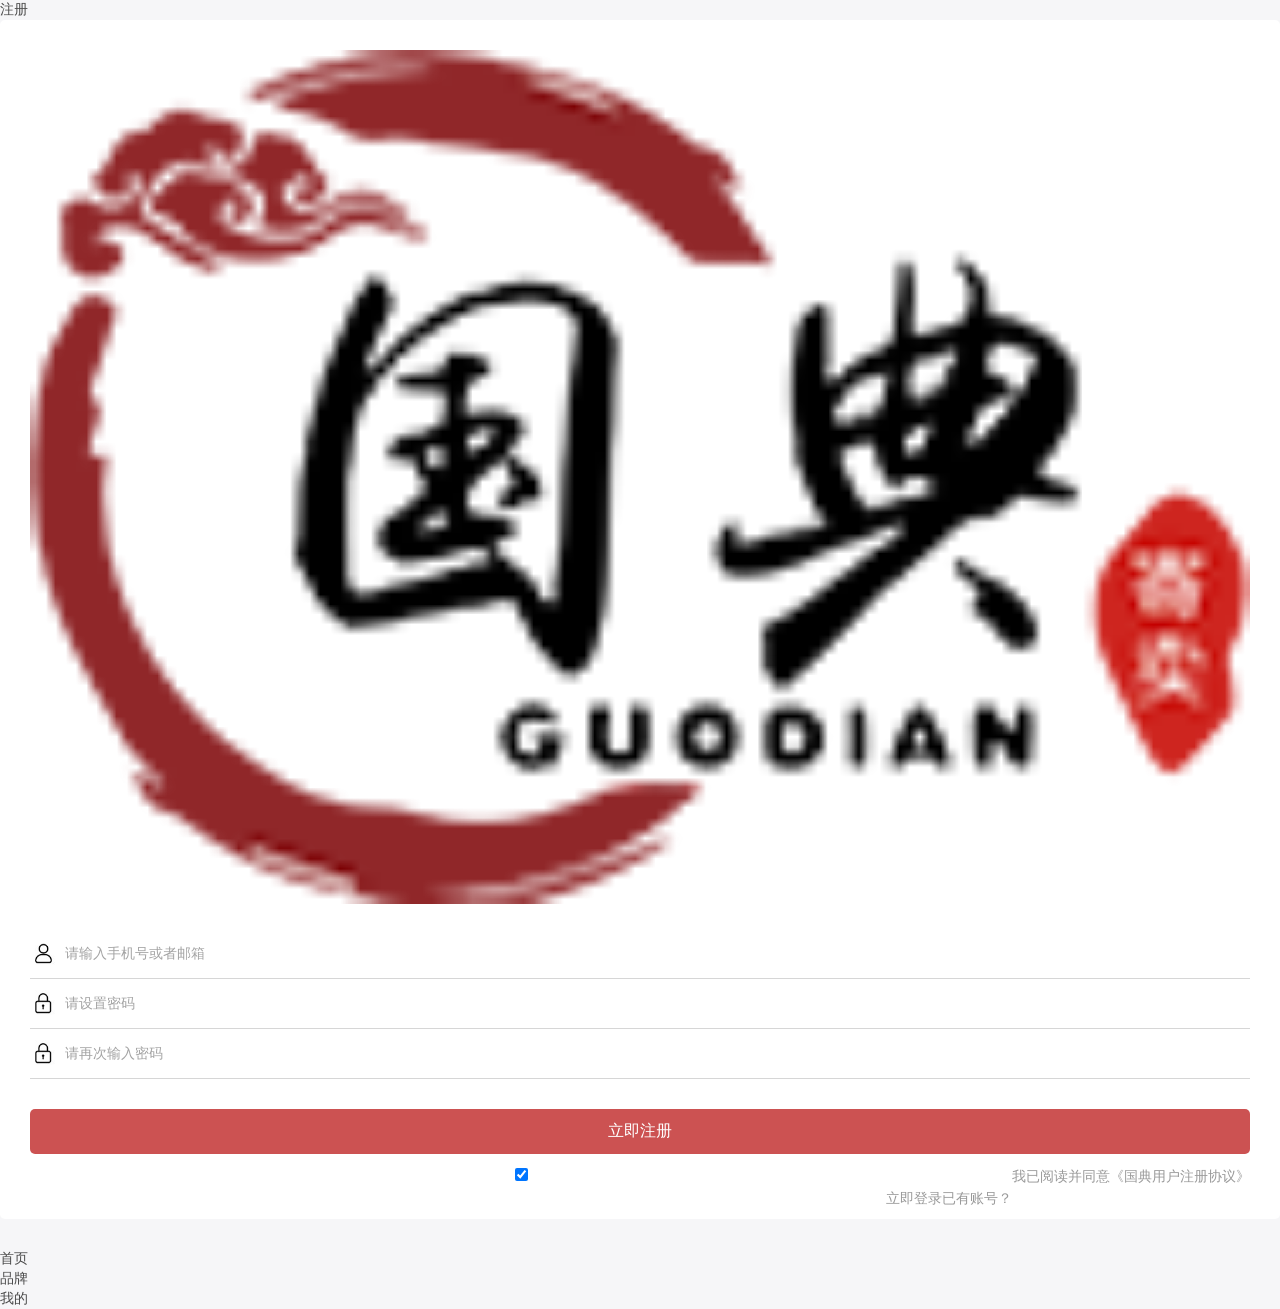
<file: signin.html>
<!DOCTYPE html>
<html lang="en">
<head>
  <title>signin</title>
  <link href="css/bootstrap.css" rel="stylesheet" type="text/css" media="all" />
  <link href="css/style.css" rel="stylesheet" type="text/css" media="all" />
  <link href="css/p-common.css" rel="stylesheet" type="text/css" media="all" /> 
  <meta name="viewport" content="width=device-width, initial-scale=1">
  <meta http-equiv="Content-Type" content="text/html; charset=utf-8" />
</head>
<body> 
  <!--header--> 
  <div class="mobel-header">
    <div class="title">注册</div>
  </div>  
   <!--main-->
  <div class="main_content signinPage" style="padding-bottom: 3rem;">
    <div class="log">
      <img src="image/icon/logo.png" alt="">
      <form action="">
        <div class="tell txt">
          <label for=""></label>
          <input type="text" placeholder="请输入手机号或者邮箱">
        </div>
        <div class="psd txt">
          <label for=""></label>
          <input type="password" placeholder="请设置密码"> 
        </div>
        <div class="psd txt">
          <label for=""></label>
          <input type="password" placeholder="请再次输入密码"> 
        </div>
        <input type="submit" value="立即注册">
        <p class="protocol">
          <input type="checkbox" checked="checked">
          <a href="javascript:;">我已阅读并同意《国典用户注册协议》</a>
        </p>
      </form>
      <div class="log-bottom">
        <a href="javascript:;">已有账号？</a>
        <a href="login.html" class="color">立即登录</a>
      </div>
    </div>
  </div>
  <!---->
  <div class="mobel-footer">
    <ul>
      <li class="_home"><a href="#">首页</a></li>
      <li class="_brand"><a href="#">品牌</a></li>
      <li class="_mine active"><a href="#">我的</a></li>
    </ul>
  </div>
</body>
<script src="js/jquery.min.js"></script>
<script src="js/simpleCart.min.js"> </script>
<script src="js/type.js"></script>
</html>
</file>
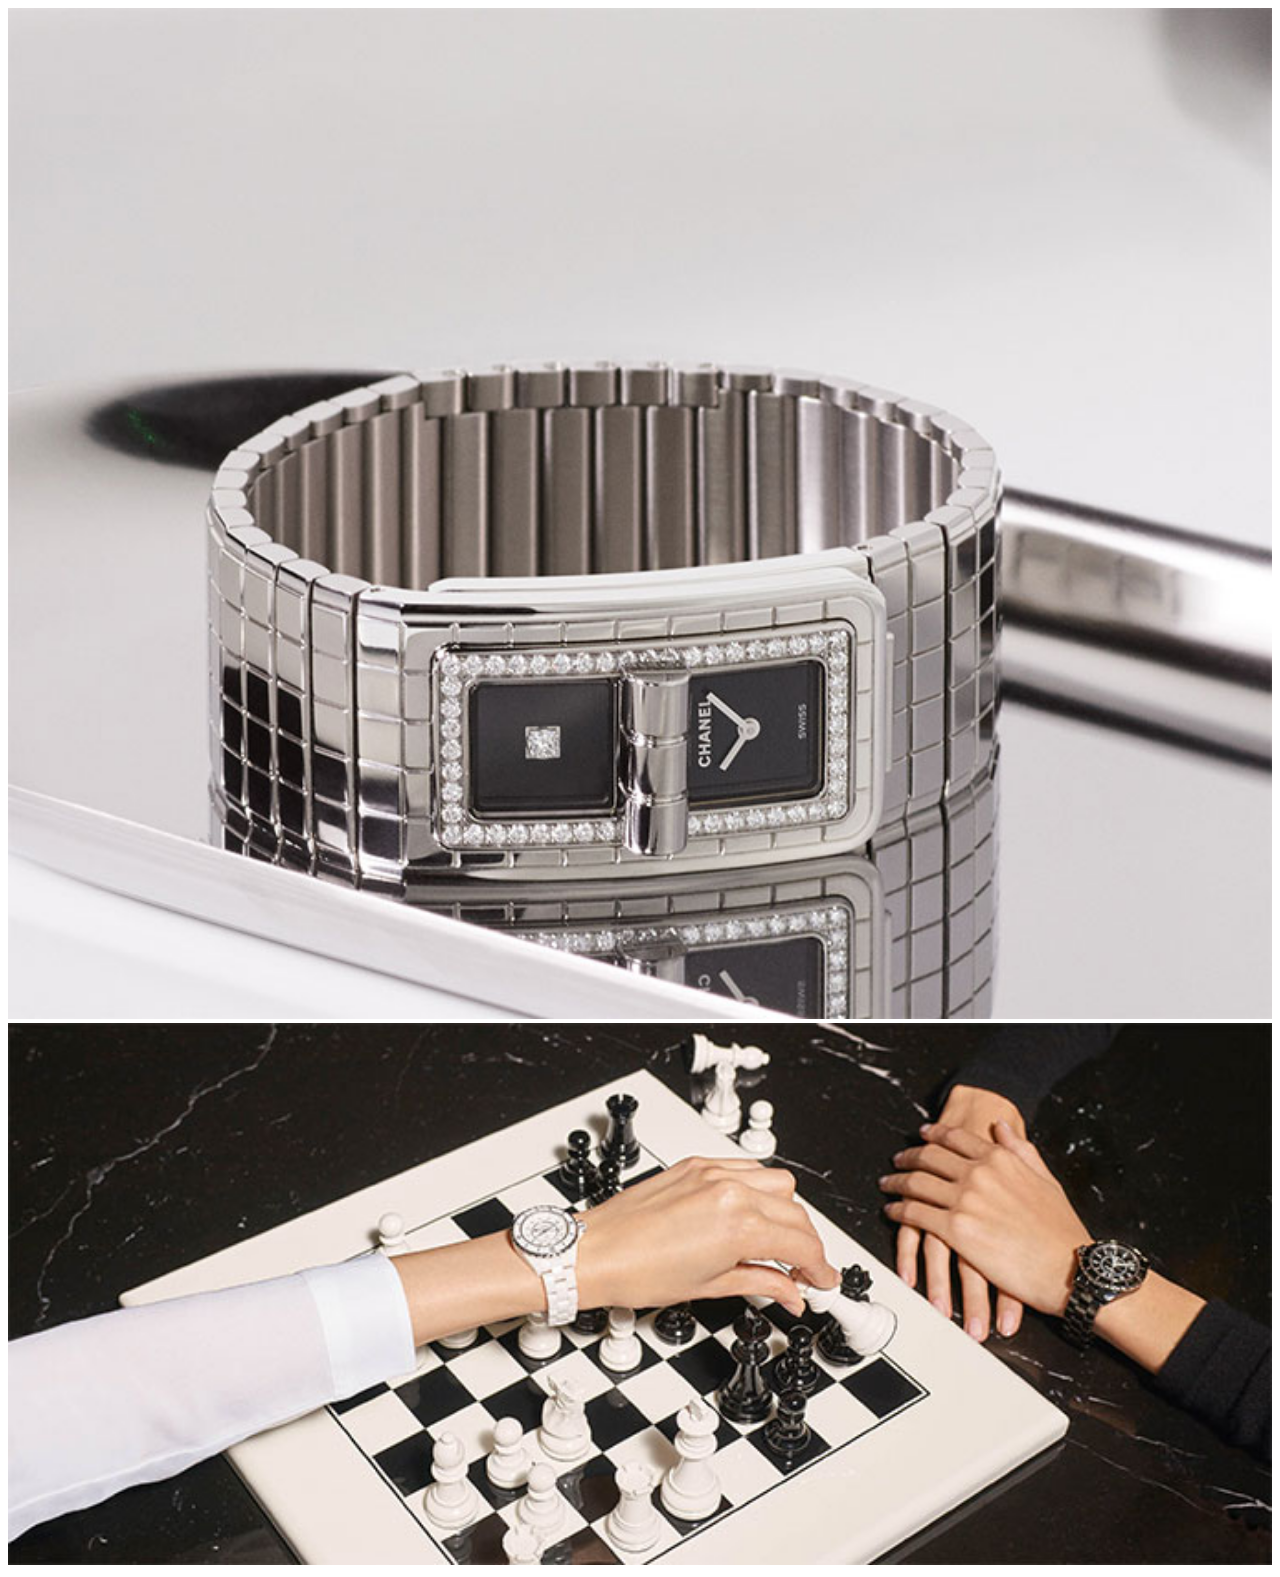
<file: test.html>
<!DOCTYPE html>
<html lang="en">
<head>
  <meta charset="UTF-8">
  <title>Document</title>
  <link rel="stylesheet" href="css/swiper-4.2.2.min.css">
  <link rel="stylesheet" href="css/jquery.artZoom.css">
  <meta name="viewport" content="width=device-width, user-scalable=no, initial-scale=1.0, maximum-scale=1.0, minimum-scale=1.0">
</head>
<style>
  /*.swiper-container {
    width: 600px;
    height: 300px;
  }*/
  img{
    width: 100%;
  }
  .swiper-container{
    /*margin: 50px;*/
  }
</style>
<body>
  <div class="swiper-container">
    <div class="swiper-wrapper">
        <div class="swiper-slide">
          <a href="image/list/list1.jpg"><img src="image/list/list1.jpg" alt=""></a>
        <div class="swiper-slide">
          <a href="image/list/list2.jpg"><img src="image/list/list2.jpg" alt=""></a>
        </div>
    </div>
    <!-- 如果需要分页器 -->
    <div class="swiper-pagination"></div>
    
    <!-- 如果需要导航按钮 -->
    <div class="swiper-button-prev"></div>
    <div class="swiper-button-next"></div>
    
    <!-- 如果需要滚动条 -->
    <!-- <div class="swiper-scrollbar"></div> -->
</div>
</body>
<script src="js/jquery.min.js"></script>
<script src="js/swiper-4.2.2.min.js"></script>
<script src="js/jquery.artZoom.js"></script>
<script>        
  var mySwiper = new Swiper ('.swiper-container', {
    // direction: 'vertical',
    loop: true,
    
    // 如果需要分页器
    pagination: {
      // el: '.swiper-pagination',
    },
    
    // 如果需要前进后退按钮
    navigation: {
      nextEl: '.swiper-button-next',
      prevEl: '.swiper-button-prev',
    },
    
    // 如果需要滚动条
    scrollbar: {
      el: '.swiper-scrollbar',
    },
  })        
  </script>
</body>
</html>
</file>
<file: css/style.css>
body{
  background:#f6f6f8;
  font-family: 'pingfang Lato', sans-serif;
}
body a{
  transition: 0.5s all;
  -webkit-transition: 0.5s all;
  -o-transition: 0.5s all;
  -moz-transition: 0.5s all;
  -ms-transition: 0.5s all;
}
.table>tbody>tr>td, .table>tbody>tr>th, .table>tfoot>tr>td, .table>tfoot>tr>th, .table>thead>tr>td, .table>thead>tr>th{
border-top: none; 
}
a:hover, a:focus {
    color:#000;
    text-decoration:none;
}
img{
  width: 100%;
}
@font-face {
   font-family: 'Dosis-Regular';
   src: url(../fonts/Dosis-Regular.ttf) format('truetype');
}
@font-face {
   font-family: 'Dosis-Bold';
   src: url(../fonts/Dosis-Bold.ttf) format('truetype');
}
@font-face {
   font-family: 'Dosis-Medium';
   src: url(../fonts/Dosis-Medium.ttf) format('truetype');
}
ul{
  padding: 0;
  margin: 0;
}
ul li{
  list-style: none;
}
h1,h2,h3,h4,h5,h6,label,p{
  margin:0; 
}
h1.b1,h2.b2,h3.b3 {
  margin-bottom:25px;
  display: block;
}
.cart.box_1 a {
    color: #333;
}
:-moz-placeholder { /* Mozilla Firefox 4 to 18 */
  color: #a3a3a3;
}
::-moz-placeholder { /* Mozilla Firefox 19+ */
  color: #a3a3a3;
}
input:-ms-input-placeholder{
  color: #a3a3a3;
}
input::-webkit-input-placeholder{
  color: #a3a3a3;
}
/*----*/
.logo img{
  width:100%;
}
.login a{
  font-size:13px;
  font-weight:500;
  border:1px solid #E4E4E4;
  padding:10px 15px;
  text-decoration:none;
}
.login a:hover{
  color:#333;
}
.item_add:hover{
  text-decoration:none;
}
.itemContainer{
  width:100%;
  float:left;
}
.itemContainer div{
  float:left;
  margin: 5px 20px 5px 20px ;
}
.itemContainer a{
  text-decoration:none;
}
.cartHeaders{
  width:100%;
  float:left;
}
.cartHeaders div{
  float:left;
  margin: 5px 20px 5px 20px ;
} 
.grid_1 img{
  margin-bottom:1em;
}
.box_1{
  float: right;
  width: 15%;
  margin-top:2em;
}
.box_1 h3{
  color: rgba(113, 111, 111, 1);
  font-size: 1em;
}
.box_1 h3 img{
  margin-left: 5px;
}
.glyphicon-shopping-cart:before {
  margin-left: 5px;
  font-size:1.2em;
}
.box_1 p a{
  color: rgba(204, 204, 204, 1);
  font-size: 0.8em;
}
.box_1 p a:hover{
  color:#ff5d56;
  text-decoration:underline;
}
.total {
  display: inline-block;
}
.copyrights{
  text-indent:-9999px;
  height:0;
  line-height:0;
  font-size:0;
  overflow:hidden;
}
.logo h1 a{
  color: #F1F1F1;
    font-family: 'Dosis-Medium';
    font-size: 1.3em;
    font-weight: 100;
    padding: 0.5em 1.3em;
  text-decoration:none;
background:#ed645c; 
display:inline-block;
}
.logo h1 a:hover{
  text-decoration:none;
}
.logo{
  float:left; 
}
 .top-nav {
  width: 100%;
  display: flex;
}
.skyblue{
  float:left;
}
/*--- slider-css --*/
.banner1{
  background:url(../images/bnr.jpg) no-repeat 0px 0px;
  background-size:cover;
  min-height:585px;
}
.banner2{
  background:url(../images/bnr2.jpg) no-repeat 0px 0px;
  background-size:cover;
  min-height:585px;
}
.banner3{
  background:url(../images/bnr3.jpg) no-repeat 0px 0px;
  background-size:cover;
  min-height:585px;
}
.rslides {
  position: relative;
  list-style: none;
  overflow: hidden;
  width: 100%;
  padding: 0;
  margin: 0;
  }
.rslides li {
  -webkit-backface-visibility: hidden;
  position: absolute;
  display: none;
  width: 100%;
  left: 0;
  top: 0;
  }
.rslides li:first-child {
  position: relative;
  display: block;
  float: left;
  }
.rslides img {
  display: block;
  height: auto;
  float: left;
  width: 100%;
  border: 0;
  }
.banner-info {
    width: 59%;
    position: absolute;
    top: 37%;
    left: 20%;
    text-align: center;
    z-index: 1;
}
.banner-info h3{
  color: #FFF;
  font-weight: 700;
  font-size:3em;
  text-transform: uppercase;
      z-index: 999;
}
.banner-info p{
  color: #FFF;
  line-height: 1.5em;
  font-size: 1.2em;
  width:70%;
  margin:0 auto;
  text-align: center;
  padding:1em 0 1.5em 0;
}
.callbacks_container {
  position: relative;
  width: 100%;
}
.callbacks {
  position: relative;
  list-style: none;
  overflow: hidden;
  width: 100%;
  padding: 0;
  margin: 0;
}
.callbacks li {
  position: absolute;
  left: 0;
  top: 0;
}
.callbacks img {
  position: relative;
  z-index: 1;
  height: auto;
  border: 0;
}
.callbacks .caption {
  display: block;
  position: absolute;
  z-index: 2;
  font-size: 20px;
  text-shadow: none;
  color: #fff;
  left: 0;
  right: 0;
  padding: 10px 20px;
  margin: 0;
  max-width: none;
  top: 10%;
  text-align: center;
}
.callbacks_nav {
  position: absolute;
  -webkit-tap-highlight-color: rgba(0,0,0,0);
  top: 50%;
  left: 0;
  transform: translateY(-50%);
  opacity: 0.7;
  z-index: 3;
  text-indent: -9999px;
  overflow: hidden;
  text-decoration: none;
  height: 72px;
  width: 38px;
  background: transparent url("../images/sp.png") no-repeat -19px -7px;
}
.callbacks_nav:active {
  opacity: 1.0;
}
.callbacks_nav.next {
  left: auto;
  background: transparent url("../images/sp.png") no-repeat -77px -7px;
  right:0;
}
/*----*/
.items{
  padding:4em 0;
}
.feature-grid img {
    width: 100%;
    padding: 0em 2em 1em 2em;
}
.feature-grid {
    position: relative;
    border-bottom: 3px solid #fff;
    padding: 1em;
}
.feature-grid a {
    text-decoration: none;
}
.arrival-info {
    margin-top: 1em;
}
.arrival-info h4 {
    color: #caccce;
    font-size: 0.95em;
    font-family: 'Dosis-Bold';
    text-transform: uppercase;
}
.arrival-info p {
    color: #000;
    font-size: 1em;
    font-weight: 600;
    margin: 10px 0 5px;
}
span.pric1 {
    color: #ADADAD;
    font-size: 0.95em;
}
span.disc {
    color: rgba(7, 152, 40, 0.69);
    font-size: 0.85em;
}
.feature-grid:hover {
    border-bottom:3px solid #ed645c;
}
.btm-sec{
  margin-top:6em;
}
.glyphicon {
  top: 2px;
  margin-right:5px;
}
.glyphicon-eye-open:before{
  color:rgba(149, 148, 148, 0.81);
}
.viw{
  position: absolute;
  background: #eee;
  padding: 0.5em 2.3em;
  font-size:.9em;
  font-weight: 500;
  top: 35%;
  left:30%;
  display: none;
}
.viw:hover{
  text-decoration:underline;
}
.viw a{
  color:rgba(149, 148, 148, 0.81);
}
.viw a:hover{
  text-decoration:underline;
}
.feature-grid:hover div.viw{
  display:block;
}
/*----*/
.offers h3{
  text-align:center;
  font-family: 'Dosis-Medium';
  font-size:2.2em;
  position:relative;
}
.offers h3:after{
  content:'';
  display:inline-block;
  background:#eee;
  width:18%;
  height:2px;
  position:absolute;
  right:20%;
  top: 18px;
}
.offers h3:before{
  content:'';
  display:inline-block;
  background:#eee;
  width:18%;
   height: 2px;
    position: absolute;
    left: 20%;
    top: 18px;
}
.offer-grids{
  margin-top:3em;
}
.offer-grid1,.offer-grid2{
   padding:1.5em;
   box-shadow:0px 1px 24px #eee;
  background:#eee;
}
.ofr-pic{
  float:left;
  width:20%;
}
.ofr-pic2{
  float:left;
  width:19.5%;
}
.ofr-pic-info{
  float:left;
  width:60%;
  padding-top: 23px;
  margin-left: 5em;
}
.ofr-pic-info2{
  float:left;
  width:60%;
  padding-top: 23px;
  margin-right: 5em;
}
.ofr-pic-info h4,.ofr-pic-info  span{
  text-align:right;
}
.ofr-pic-info h4{
  color:#333;
  font-size:1.6em;
}
.ofr-pic-info2 h4{
  color:#333;
  font-size:1.6em;
}
.ofr-pic-info  span{
  display:block;
  font-size:2.2em;
  font-family: 'Dosis-Medium';
  color:#ed645c;
  margin-top:0.5em;
}
.ofr-pic-info2  span{
  display:block;
  font-size:1.5em;
  font-family: 'Dosis-Medium';
  color:#ed645c;
  margin-top:0.5em;
}
.ofr-pic-info p,.ofr-pic-info2 p{
  display:inline-block;
  text-decoration:none;
  font-family: 'Dosis-Medium';
  font-size:1.1em;
  background:#000;
  color:#fff;
  padding:0.5em 1.2em;
  margin-top:2em;
  text-transform:uppercase;
  float:right;
  transition: 0.5s all;
  -webkit-transition: 0.5s all;
  -o-transition: 0.5s all;
  -moz-transition: 0.5s all;
  -ms-transition: 0.5s all;
}
.ofr-pic-info p:hover, .ofr-pic-info2 p:hover{
  background:#ed645c;
}
.ofr-pic-info2 h5{
  display:block;
  font-size:2.5em;
  font-family: 'Dosis-Medium';
  color:#333;
}
.ofr-pic-info2 p{
  float:left;
  margin-top:2.2em;
}
/*----subscribe---*/
.subscribe{
  background:#ed645c;
  text-align:center;
  padding:2em 0;
}
.subscribe h3{
  color:#fff;
  padding-bottom:1em;
  margin:0;
  font-family: 'Dosis-Medium';
  font-size: 2.2em;
}
.subscribe form{
  width:50%;
  margin:0 auto;
}
.subscribe form input[type="text"]{
  border:0;
  outline:0;
  width:74%;
  font-size:1em;
  padding:0.6em 1em;
  color:#7D7D7D;
}
.subscribe form input[type="submit"]{
  outline:none;
  border:1px solid #fff;
  width:20%;
  padding:0.55em;
  background:none;
  margin-left:1em;
  color:#fff;
}
.subscribe form input[type="submit"]:hover{
  color:#333;
  border:1px solid #fff;
  background:#fff;
  transition:0.5s all;
    -webkit-transition:0.5s all;
    -moz-transition:0.5s all;
    -o-transition:0.5s all;
    -ms-transition:0.5s all;
}
/*----/subscribe---*/
/*--footer--*/
.footer{
  background:#fff;
  padding: 55px 0 24px;
  box-shadow: 0 -3px 5px #ccc;
}
.about-us h3{
  color: #555;
  font-size:16px;
  font-family: '苹方';
  margin-bottom:1em;
}
.about-us p{
  line-height:1.7em;
  color:#7F7F7F;
  font-size:0.9em;
}
.ftr-grid h3 {
    font-size: 1.8em;
    color: #555;
    font-family: 'Dosis-Medium';
    margin: 0 0 1em;
}
ul.nav-bottom li {
    list-style: none;
  padding:2px 0;
}
ul.nav-bottom li a {
    text-decoration: none;
    color: #7F7F7F;
    font-size: 0.9em;
    display: inline-block;
}
ul.nav-bottom li a:hover{
    color: #ed645c;
}
ul.nav-bottom li:nth-child(1){
  margin:0;
}
.copywrite{
  padding:1em 0;
  background:#7D7D7D;
}
.copy{
  float:left;
}
.copy p{
  color:#fff;
  font-size:0.95em;
  padding-top:10px;
}
.copy p a{
  color:#fff;
}
.copy p a:hover{
  color:#ed645c;
}
.social {
  margin: 0em 0;
  float: right;
}
.social i {
width: 27px;
height: 27px;
background: url('../images/social.png') no-repeat 0px 0px;
display: inline-block;
margin:0 5px;
}
a i.facebook{
background-position:-3px -2px;
}
a i.twitter{
background-position: -43px -3px;
}
a i.dribble{
background-position: -83px -3px;
}
a i.google{
background-position:-126px -2px
}
a i.youtube{
background-position:-167px -3px;
}
a i.facebook:hover{
background-position:-3px -36px;
}
a i.twitter:hover{
background-position: -43px -36px;
}
a i.dribble:hover{
background-position: -83px -36px;
}
a i.google:hover{
background-position:-126px -36px
}
a i.youtube:hover{
background-position:-167px -36px;
}
/*--product--*/
.product {
    /*padding:4em 0 3em;*/
}
.product-model-sec {
    /*margin: 4em 0 0 0;*/
    /*float: right;*/
}
.rsidebar {
    display: block;
    float: left;
    margin: 4em 2em 0% 0;
    width: 22%;
}
/*-----*/
.b-link-stripe{
  position:relative;
  display:inline-block;
  vertical-align:top;
  font-weight: 300;
  overflow:hidden;
  width: 100%;
}
.b-link-stripe .b-wrapper{
  position:absolute;
  width:100%;
  height:100%;
  top:0;
  left:0;
  text-align:center;
  color:#ffffff;
  overflow:hidden;
}
.b-link-stripe:hover .b-line{
  opacity:1;
}
/*-----------------------------------------------------------------------------------*/
/*  Animation effects
/*-----------------------------------------------------------------------------------*/
.b-animate-go{
  text-decoration:none;
}
.b-animate{
  transition: all 0.5s;
  -moz-transition: all 0.5s;
  -ms-transition: all 0.5s;
  -o-transition: all 0.5s;
  -webkit-transition: all 0.5s;
  visibility: hidden;
  font-size:1.1em;
  font-weight:700;
}
.b-animate button{
  padding:10px;
  color:#fff;
  font-size:0.8em;
  cursor:pointer;
  margin: 32% auto 0 auto;
  display: block;
  border:none;
  width:60%;
  text-decoration:none;
  background:rgba(183, 183, 183, 0.93);
  transition:0.5s all;
  -webkit-transition:0.5s all;
  -moz-transition:0.5s all;
  -o-transition:0.5s all;
  -ms-transition:0.5s all;
  text-transform:uppercase;
}
.glyphicon-zoom-in:before {
  content: "\e015";
  color:#fff;
  font-size:0.9em;
}
.b-animate button:hover{
  background:#989898;
}
/* lt-ie9 */
.b-animate-go:hover .b-animate{
  visibility:visible;
}
.b-from-left{
  position: relative;
  left: -100%;
  background-size: 100% 100%;
  top: 0px;
  margin: 0;
  min-height: 420px;
}
.b-animate-go:hover .b-from-left{
  left:0;
}
.product-grid {
  width: 30%;
  margin: 0 3% 4% 0;
  float: left;  
  position: relative;
  transition: 0.5s all;
  -webkit-transition: 0.5s all;
  -moz-transition: 0.5s all;
  -o-transition: 0.5s all;
  min-height: 200px;
  border-bottom:2px solid #fff;
}
.product-grid:hover {
  z-index: 1;
  border-bottom:2px solid #ed645c;
}
.more-product-info span {
  color:#fff;
  font-size:1em;
  font-weight:500;
  padding:5px 10px;
  display: block;
  background:#fa558f;
  position: absolute;
  top: 0px;
  right: 0;
  cursor: pointer;
  z-index: 999;
}
.products-row a:hover{
  text-decoration:none;
}
.product-img .flexslider>img {
  width: 100%;
  padding: 2em 0; 
}
.product-img .flexslider img{
  cursor: pointer;
}
.product-info-cust {
  padding: 0.8em 1.2em;
} 
.item_quantity {
  margin: 1em 0;
  font-size: 0.85em;
  padding: 5px 10px;
  display: block;
      width: 51%;
    float: left;
}
.item_add{
  color:#fff;
  text-decoration:none;
  font-weight:600;
  padding:0.5em 2em;  
  display:inline-block;
  border-radius:5px;
  -moz-border-radius: 5px;
-webkit-border-radius: 5px;
-o-border-radius: 5px;
  margin: 1.5em 16px 0px 0px;
  background:#00a0dc;
  border:none;
  outline:none;
}
.prt_name{
  padding: 0.8em 1.2em;
  float:none;
}
.items{
  margin:10px 0 0px 17px;
}
.item_add:hover {
  background:#ed645c;
  color: #fff;
} 
.product-info-price {
  float: right;
  background: #fff;
  width: 27%;
  text-align: center;
  padding: 0.545em;
}
.product-info-cust h4{
  color: #caccce;
    font-size: 0.95em;
    font-family: 'Dosis-Bold';
    text-transform: uppercase;
}
.product-info-cust p{
   margin:5px 0;
   letter-spacing:1px;
   font-size:0.85em;
   color:#C7C7C7;
}
span.item_price{
  color: #000;
    font-size: 1em;
    font-weight: 600;
    margin: 10px 0 5px;
  display:block;
}
p.pric1 {
    color: #ADADAD;
    font-size: 0.95em;
  display:inline-block;
}
p.disc {
    color: rgba(7, 152, 40, 0.69);
    font-size: 0.85em;
  display:inline-block;
}
.tab-grids {
  margin-top: 2em;
}
/*-- start scrollpane --*/
.jspContainer{
  overflow: hidden;
  position: relative;
}
.jspPane{
  position: absolute;
  outline: none;
  padding:5px 20px 20px 10px !important;
}
.jspVerticalBar{
  position: absolute;
  top: 0;
  right:0px;
  width:5px;
  height: 100%;
}
.jspHorizontalBar{
  position: absolute;
  bottom: 0;
  left: 0;
  width: 100%;
  height: 16px;
  background: red;
}
.jspCap{
  display: none;
}
.jspHorizontalBar .jspCap{
  float: left;
}
.jspTrack{
  background: #f0f0f0;
  position: relative;
}
.jspDrag{
  background: #777777;
  position: relative;
  top: 0;
  left: 0;
  cursor: pointer;
}
.jspHorizontalBar .jspTrack,.jspHorizontalBar .jspDrag{
  float: left;
  height: 100%;
}
.jspArrow{
  background: #50506d;
  text-indent: -20000px;
  display: block;
  cursor: pointer;
  padding: 0;
  margin: 0;
}
.jspArrow.jspDisabled{
  cursor: default;
  background: #80808d;
}
.jspVerticalBar .jspArrow{
  height: 16px;
}
.jspHorizontalBar .jspArrow{
  width: 16px;
  float: left;
  height: 100%;
}
.jspVerticalBar .jspArrow:focus{
  outline: none;
}
.jspCorner{
  background: #eeeef4;
  float: left;
  height: 100%;
}
/*----*/
ul.place{
  margin: 5px 0;
  background: #f9f9f9;
  width: 100%;  
  padding:0px 5px;
    cursor: pointer;
}
ul.place li{
  display: inline-block;
  padding: 6px;
}
ul.place li {
  color: #8c8c8c;
  text-decoration: none;
  cursor: pointer;
}
ul.place li span{
  color: #f02b63;
}
ul.place li.sort{
  float:left;
}
ul.place li.by{
  float:right;
}
.single-bottom p{
  font-size:0.9em;
  padding:2px 10px;
}
.possible-about p{
  color:#727272;
  font-size:1em;
  line-height:1.5em;
}
.possible-about h4{
  color:#7db122;
  font-size:1.4em;
  
  font-weight:600;
     padding: 0 0 0.3em;
}
ul.dropdown-menu1 li {
  list-style: none;
}
label.amount {
  color: #7c8389;
  margin-right: 5px;
}
span.amount {
  color: #7c8389;
}
.product-model h2,h2.top,.contact h3{
  font-size: 2.5em;
  font-family: 'Dosis-Bold';
  color: #333;
  text-align:center;
}
ul.dropdown-menu1 li a:hover{
  color:#000!important; 
}
.glyphicon-minus:before {
    content: "\2212";
    color: #fff;
    font-size: 9px;
    background: #00a0dc;
    padding: 1px 6px;
    margin-right: 5px;
}
.glyphicon-minus {
    top: -1px!important;
}
/**/
.sky-form .rating {
  font-size: 15px;
  color: #404040;
}
.sky-form .rating:last-child {
  margin-bottom: 0;
}
.sky-form .rating input {
  position: absolute;
  left: -9999px;
}
.sky-form .rating label {
  display: block;
  float: left;
  height: -4px;
  cursor: pointer;
}
.rating {
  margin: 6px 0 0 0em;
}

.sky-form [class^="icon-"] {
  display: block;
    width: 18px;
    height: 18px;
    background: url(../images/star.png) 0 -3px;
    float:left;
    font-family: FontAwesome;
    font-style: normal;
    font-weight: normal;
  -webkit-font-smoothing: antialiased;
}
/* checked state */
/**/
.sky-form .radio input + i:after {
  background-color: #2da5da;  
}
.sky-form .checkbox input + i:after {
  color: #2da5da;
}
.sky-form .rating input:checked ~ label {
  color: #2da5da; 
   background: url(../images/star.png) 0 -20px;
  display: -webkit-box;
}
.id h4{
  color: #777;
  font-size: 0.85em;
}
.item-list ul{
  padding-left:15px;
}
.item-list ul li {
  padding:2px 0;
  color:#999;
  font-size:0.9em;
}
.item-list ul li a{
  text-decoration:underline;
  color:#999;
  font-size:0.95em;
}
.cost{
  margin:0.3em 0 1em 0;
}
.prdt-cost{
  float:left;
    margin-right: 13%
}
.prdt-cost ul li{
  display:block;
  font-family: 'Arimo', sans-serif;
  font-size:0.8em;
  padding:2px;
  color:#999;
}
.prdt-cost ul li.active{
  font-size:1.3em;
  color:red;
}
.prdt-cost ul a{
font-size: 0.8em;
  display: inline-block;
  background: #00a0dc;
  padding: 0.6em 2em;
  color: #fff;
  text-decoration: none;
  font-weight: 500;
  margin-top:5px;
}
.prdt-cost ul a:hover{
  background: #333;
}
.glyphicon-map-marker:before {
  content: "\e062";
  color:#999;
  margin-right:8px;
}
.det {
  margin-top:4em;
    padding-right: 3em;
}
.form-control:focus{
  border-color:#ccc!important;
   outline: 0!important;
   webkit-box-shadow:none;
  box-shadow: none;
}
.single-bottom1 h6 {
  background: #F3F3F3;
  padding: 10px;
  color: #333;
  font-size: 1.35em;
  margin-top:2em;
  font-family: 'JosefinSans-Bold';
}
p.prod-desc {
  color: #999;
  padding-top: 5px;
  line-height: 1.8em;
  font-size:1em;
}
.pl-lft {
    float: left;
    width: 45%;
}
.pl-rgt {
    float: right;
    width: 55%;
    padding: 1.6em 0em 1.6em 1em;
}
.pro-tp p a{
    color: #6e7786;
    font-size: 1em;
    margin: 1em 0;
    line-height: 1.8em;
  text-decoration:none;
}
.pro-tp p a:hover{
color:#8ce78a;
}
.pro-tp h6 a{
    color: #000;
    font-size: 1em;
    margin:0;
    font-weight:700;
  text-decoration:none;
}
.pro-tp h6 a:hover{
color:#8ce78a;
}
.pro-tp {
    margin: 0 0 2em;
}
.pr-btm h4 {
    color: #6e7786;
    font-size: 1.4em;
    font-weight: 700;
    margin: 0 0 1em;
}
.pr-btm h6 {
    font-size: 1.2em;
    font-weight: 700;
    margin: 1em 0;
    color: #000;
}
.pr-btm p {
    color: #6e7786;
    font-size: 1em;
    margin: 1em 0;
    line-height: 1.8em;
}
.pr-btm {
    text-align: center;
  margin:6em 0 0;
}
.pr-btm img {
    width: 100px;
    height: 100px;
    border-radius: 50%;
    margin: 0 auto;
}
.bottom-cd.simpleCart_shelfItem {
    padding-right: 5em;
}
.grow {
    background-color: #8ce78a;
    padding: 1.3em 0;
}
.grow h2 {
    color: #fff;
    font-size: 2em;
    margin: 0;
    font-weight: 700;
}
.pro-du {
    padding: 4em 0;
}
.ca-rt {
    float: right;
    width: 42%;
    padding: 2em 0 0;
}
.top-sing {
    /*margin-bottom: 7em;*/
}
/*--single--*/
.single-top {
    width: 50%;
    padding: 0 6rem;
}
.single-top-in{
  width: 50%;
}
.thumb-image { width: 323px;
  padding:1em;
 }

.thumb-image > img { width: 100%; }

.imagezoom-view{
position: absolute;
    left: 650.5px!important;
    top: 150px!important;
    width: 495px;
    height: 390px!important;
    z-index: 2147483647;
    overflow: hidden;
    border: none;
    background: rgb(0, 0, 0);
}
 ul.star-footer li{
  display:inline-block;
  
}
 ul.star-footer li i{
  height: 16px;
  width: 16px;
  background: url("../images/img-sprite.png") no-repeat -261px -106px  ;
  display: inline-block;
}
.single-para h4 {
  color: #000;
  font-size: 18px;
 /*font-family: 'Dosis-Medium';*/
}
p.para {
  font-size: 1em;
  color:#BDBCBC;
  line-height: 1.8em;
}

.prdt-info-grid{
  margin:1.5em 0;
}
/*.prdt-info-grid ul li{
  display:block;
  color:#BDBCBC;
  font-size:0.9em;
  padding:2px 0;
}*/
.check p {
    font-size: 0.85em;
    display: inline-block;
    color: #999;
}
.navbar-form {
    padding: 0!important;
}
.btn-default {
    color: #333;
    background-color: #fff;
    border-color: #ccc;
}
.btm-grid{
  border:1px solid #fff;
  padding:1em;
  width: 20%;
  float:left;
}
.btm-grid:hover{
  border:1px solid #eee;
}
.btm-grid a{
    text-decoration:none;
}
.btm-grid h4{
  color:#BDBCBC;
  font-size:1.3em;
  display:block;
font-family: 'Dosis-Medium';  
}
.btm-grid span{
  color:#333;
  font-size:1.3em;
  padding:4px 0;
  font-weight:500;
  display:inline-block;
}
/*--//single--*/
.bottom-prdt{
  margin-top:2em;
  padding-top:2em;
  border-top:1px solid #eee;
}
/*----*/
.pages {
  padding: 0em 0px 3em;
}
h3.ghj {
  color: #000;
  font-size: 2em !important;
  margin: 0 0 1em;
}
.headdings, .Buttons, .progress-bars, .alerts, .bread-crumbs, .pagenatin, .appearance, .distracted {
  padding: 2em 0;
}
.breadcrumb {
  margin: 1em 0!important;
}
.table {
  margin-bottom: 0;
}
.b4,.b5,.b6 {
  margin-top: 15px !important;
  margin-bottom: 15px !important;
}
.bs-example h1, .bs-example hh2, .bs-example h3, .bs-example h4, .bs-example h5, .bs-example h6 {
  margin: 0 0 10px;
}
/*-- --*/
/*---start-contact----*/
.section {
  clear: both;
  padding: 0px;
  margin: 0px;
}
.group:before,
.group:after {
    content:"";
    display:table;
}
.group:after {
    clear:both;
}
.group {
    zoom:1;
} 
.span_2_of_3 {
  width: 70%;
  padding:1.5%; 
}
.span_1_of_3 {
  width: 30%;
  padding:1.5%; 
}
.span_2_of_3  h4,
.span_1_of_3  h4 {
  font-size: 1.3em;
  padding: 0.5em 0;
  color: #00a0dc;
}
.contact-form{
  position:relative;
  padding-bottom:30px;
}
.contact-form div{
  padding:5px 0;
}
.contact-form span{
  display:block;
  font-size: 0.9em;
  padding-bottom:5px;
  color: #012231;
  text-transform: uppercase;
}
.contact-form input[type="text"],.contact-form textarea{
       padding: 10px;
      display: block;
      width: 98%;
      border: none;
      outline: none;
      color: #464646;
      font-size: 1.1em;
      border: 1px solid rgba(85, 85, 85, 0.19);
      -webkit-appearance:none;
}
.contact-form textarea{
    resize:none;
    height:120px;   
}
.contact-form input[type="submit"]{
  background:#00a0dc;
  color: #fff;
  padding: 12px 30px;
  font-size: 1.1em;
  text-transform: uppercase;
  display: block;
  transition: 0.5s ease;
  -o-transition: 0.5s ease;
  -webkit-transition: 0.5s ease;
  cursor:pointer;
  border:2px solid #00a0dc;
}
.contact-form input[type="submit"]:hover{
  background: transparent;
  color: #00a0dc;
  border:2px solid #00a0dc;
}
.company_address{
  padding-top:26px;
}
.company_address p{
  font-size: 1em;
  color: rgba(85, 81, 81, 0.84);
  line-height: 1.8em;
}
.company_address p span{
  text-decoration:underline;
  color:#012231;
  cursor:pointer;
  transition: 0.5s ease;
  -o-transition: 0.5s ease;
  -webkit-transition: 0.5s ease;
}
.company_address p span:hover{
  color:#00B895;
}
.map iframe{
  width:100%;
  border:none;
}
/*--checkout--*/
.cart h2{
  font-size:1.5em;
  margin-bottom:1em;
}
.cart-sec{
  margin-bottom:3em;
}
.cart-item{
  width:20%;
  float:left;
  margin-right:2em;
}
.cart-item img{
  width:100%;
}
.cart-item-info{
  width:75%;
  float:left;
  margin-top: 3em;
}
.check-sec{
  padding:5em 0 0;
}
.cart-item-info h3{
  font-size:1em;  
}
.cart-item-info h3 a{
  color:#000;
  font-family: 'Dosis-Bold';
}
.cart-item-info h3 span{
  display:block;
  font-weight:400;
  font-size: 0.8em;
  margin: 0.7em 0;
}
.size_3 {
  width:100%;
}
.delivery {
  margin: 3em 0;
}
.delivery p {
  color: #A6A6A6;
  font-size: 1em;
  font-weight: 400;
  float: left;
}
.delivery span {
  color: #A6A6A6;
  font-size: 1em;
  font-weight: 400;
  float: right;
}
.cart-item-info h4 span{
  font-size:0.65em;
  font-weight:400;
} 
.close1,.close2{
  background: url('../images/close_1.png') no-repeat 0px 0px;
  cursor: pointer;
  width: 28px;
  height: 28px;
  position: absolute;
  right: 0px;
  top:45px;
  -webkit-transition: color 0.2s ease-in-out;
  -moz-transition: color 0.2s ease-in-out;
  -o-transition: color 0.2s ease-in-out;
  transition: color 0.2s ease-in-out;
}
.cart-header {  
  position: relative;  
}
.cart-header2 {  
  position: relative;  
}
a.order {
  background:#6FC9EB;
  padding: 10px 20px;
  font-size: 1em;
  color: #fff;
  text-decoration: none;
  display: block;
  font-weight: 600;
  text-align: center;
  margin:3em 0;
}
a.order:hover{
  background:#ed645c;
}
.total-item,.cart-items{
  margin-top:0em;
  padding-bottom:2em;
}

.total-item h3 {
  color: #333;
  font-size: 1.1em;
  margin-bottom: 1em;
}
.total-item h4{
  font-size:0.8em;
  font-weight:600;
  color:#9C9C9C;
  display:inline-block;
  margin-right:4em;
}
a.cpns{
  background:#ed645c;
  color:#fff;
  padding: 10px;
  font-size: 0.8em;
  font-weight:600;
}
a.cpns:hover{
  background:#204056;
}
.total-item p{
  font-size:0.9em;
  font-weight:400;
  margin-top:1em;
  color:#727272;  
}
.total-item p a:hover{
  color:#333;
  text-decoration:underline;
}
a.continue{
  background:#6FC9EB;
  padding:10px 20px;
  font-size:1em;
  color:#fff;
  text-decoration:none;
  display: block;
   font-weight: 600;  
   text-align: center;
   margin-bottom:2em;
}
a.continue:hover{
  background:#ed645c;
}
ul.total_price{
  padding: 0;
  margin: 1em 0 0 0;
  list-style: none;
}
ul.total_price li.last_price{
  width: 50%;
  float: left;
  
}
ul.total_price li.last_price span{
  font-size: 1.1em;
  color: #000;
}
.price-details{
  border-bottom: 1px solid #DDD9D9;
  padding-bottom: 10px;
}
.price-details h3{
  color:#000;
  font-size:1.2em;
  margin-bottom:1em;
}
.price-details span{
  width: 50%;
  float: left;
 
  font-size: 0.8125em;
  color: #000;
  line-height: 1.8em;
}


.cart-items h1 {
  font-size: 1.5em;
  margin-bottom:2em;
}
a.item_add1 {
  border-top-left-radius: 0;
  border-top-right-radius: 0;
  border-top-right-radius: 0;
  /* border-bottom-right-radius: 50%; */
  border-bottom-left-radius: 0;
  border-bottom-right-radius: 0;
  border-top-left-radius: 0;
  border-bottom-left-radius: 0;
  padding: 10px 15px;
  background: url(0) #f54d56;
}
a.item_add1:hover{
  background:rgb(3, 193, 167);
  text-decoration:none;
  color:#fff;
}
.btn_5{
  padding:25px 40px;
  font-size:1.1em;
}
ul.qty{
  padding:0;
  margin:0;
  list-style:none;
}
ul.qty li{
   display: inline-block;
   margin-right: 10%;
}
ul.qty li p{
  font-size:0.8125em;
  color:#555;
}
li.last_price span {
  margin-top: 0.4em;
  display: inherit;
}
/*--login--*/
.login_sec{
  margin-top: 150px;
  background: url(../image/pics/bgs1.jpg) no-repeat center 30%;
  background-size: 100%;
  padding: 110px 55px; 
}
.log{
  padding: 30px;
  background-color: #fff;
  border-radius: 5px;
  text-align: center;
}
.login_sec h2{
  font-size: 2.3em;
  font-family: 'Dosis-Bold';
  color: #333;
}
.login-right h3{
  text-transform: uppercase;
  font-size: 1.4em;
  font-family: 'Aladin', cursive;
  letter-spacing: 2px;
  color: #333;
  margin-bottom:0.5em;
}
.log p{
color: #A7A7A7;
line-height:1.8em;
font-size:1em;
}
.reg-right{
padding:2em 0 0 3em;
}
.login-right input[type="text"] {
border: 1px solid #EEE;
outline-color: #3498db;
width: 96%;
font-size: 0.8125em;
padding: 0.5em;
}
.log p span{
display:inline-block;
cursor:pointer;
color:#1a1818;
text-decoration:underline;
}
.log h5{
color: #5d5959;
font-size:1.3em;
padding-bottom:10px; 
}
.log form {
  font-family: '苹方';
}
.log form h3{
  font-size: 22px;
}
.log form input[type="text"]{
  margin-top: 25px;
}
.log form input[type="text"],.log form input[type="password"] {
  width: 100%;
  height: 50px;
  font-size: 1em;
  font-weight: 400;
  border: none;
  border-bottom: 1px solid #D6D6D6;
  outline: none;
  color: #5d5959;
  padding-left: 35px;
  background: url(../image/icon/personal.jpg) no-repeat left center;
  background-size: 27px;
}
.log form input[type="password"]{
  background: url(../image/icon/key.jpg) no-repeat left center;
  background-size: 27px;
}
.log form input[type="submit"]{
  display:inline-block;
  width: 100%;
  border-radius: 5px;
  background-color: #cc5252;
  font-size: 16px;
  color: #fff;
  text-decoration: none;
  border:none;
  outline:none;
  padding: 11px 0;
  transition: 0.5s all;
  -webkit-transition: 0.5s all;
  -moz-transition: 0.5s all;
  -o-transition: 0.5s all;
  margin-bottom: 10px;
  margin-top: 30px;
}
.log form input[type="button"]{
   display:inline-block;
   width: 100%;
   border-radius: 5px;
   background-color: #cc5252;
   font-size: 16px;
   color: #fff;
   text-decoration: none;
   border:none;
   outline:none;
   padding: 11px 0;
   transition: 0.5s all;
   -webkit-transition: 0.5s all;
   -moz-transition: 0.5s all;
   -o-transition: 0.5s all;
   margin-bottom: 10px;
   margin-top: 30px;
}
.log form #verify_code{
  width:50%;
  float: left;
}
.log form #verify_code_img{
  width:50%;
  float: right;
  margin-top: 25px;
}
.log a{
  display:inline-block;
  font-size:1em;
  color: #999999;
  text-decoration: none;
  border:none;
  outline:none;
  margin-bottom:1em;
  float: right;
}
a.acount-btn {
  display:inline-block;
  font-size:1em;
  color: #999999;
  text-decoration: none;
  border:none;
  outline:none;
  float: left;
  transition: 0.5s all;
  -webkit-transition: 0.5s all;
  -moz-transition: 0.5s all;
  -o-transition: 0.5s all;
}
.login-right p {
  color: #999;
  display: block;
  font-size: 0.9em;
  margin: 0 0 2em 0;
  line-height: 1.7em;
}
.registration{
  padding: 0em 0% 3em 0;
}
.registration h2{
  font-size:1.8em;
  color: #333;
  text-transform:capitalize;
  margin-bottom: 4%;
  font-family: 'Dosis-Bold';
  font-weight:300;
}
.reg_fb {
  margin:3% 0;
  display: block;
  background: #3B5998;
  transition: all 0.5s ease-out;
  -webkit-transition: all 0.3s ease-in-out;
  -moz-transition: all 0.3s ease-in-out;
  -o-transition: all 0.3s ease-in-out;
  transition: all 0.3s ease-in-out;
}
.reg_fb img {
  background:#354F88;
  padding: 10px;
  float: left;
}
.reg_fb i {
  color: #ffffff;
  padding: 12px 16px;
  display: inline-block;
  font-size: 1.3em;
  text-transform: capitalize;
  font-style: normal;
}
.reg_fb:hover {
  background:#354F88;
}
.registration_left{
  float: left;
  width: 45.33333%;
  margin-left: 9.333%;
}
.registration_left:first-child{
  margin-left: 0;
}
.registration span{
  color: #777777;
}
.registration_form{
  display: block;
}
.registration_form div{
  padding:10px 0;
}
.sky_form1{
  margin-bottom: -30px;
}
.sky_form1 ul{
  padding:0;
  list-style:none;
}
.sky_form1 ul li{
  float:left;
  margin-left:20px;
}
.sky_form1 ul li:first-child{
  margin-left: 0;
}
.radio{
  margin-top:0;
}
.radio, .checkbox {
    display: block;
    min-height: 20px;
    padding-left: 20px;
    margin-bottom: 10px;
}
.checkbox{
  font-size:0.9em;
  color:#999;
  margin:0;
}
label {
  display: block;
  margin-bottom: 0;
  font-weight: normal;
}
.registration_form input[type="text"],.registration_form input[type="email"],.registration_form input[type="tel"],.registration_form input[type="password"]{
  padding: 8px;
  display: block;
  width:100%;
  outline: none;
  color: #333333;
  -webkit-appearance: none;
  text-transform: capitalize;
  background: #FFFFFF;
  border: 1px solid rgb(231, 231, 231);
  font-weight: normal;
}
.registration_form input[type="submit"]{
  font-size: 0.75em;
  display: inline-block;
  background: #00a0dc;
  padding: 0.8em 2em;
  color: #fff;
  text-decoration: none;
  border:none;
  text-transform:uppercase;
  font-weight: 500;
  transition: 0.5s ease;
  -moz-transition: 0.5s ease;
  -o-transition: 0.5s ease;
  -webkit-transition: 0.5s ease;  
}
.registration_form input[type="submit"]:hover{
  background:#ed645c;
}
.terms{
  text-decoration:underline;
  text-transform:capitalize;
  color: #999;
}
.terms:hover{
  text-decoration:none;
  color:#333;
}
.forget a{
  text-transform: capitalize;
  color: #999999;
  text-decoration: underline;
  font-size: 0.8925em;
}
.forget a:hover{
  text-decoration: none;
}
/*--//login--*/
/*--responsive--*/
@media (max-width: 1440px){
}
@media (max-width: 1366px){

}
@media (max-width: 1280px){
.banner-info {
    width: 60%;
      top: 43%;
}
.banner-info h3 {
    font-size: 2.7em;
}
.banner-info p {
    font-size: 1em;
    width: 80%;
}
.ofr-pic-info h4 {
    font-size: 1.4em;
}
.ofr-pic-info span {
    font-size: 2em;
}
.ofr-pic-info2 h5 {
    font-size: 2em;
}
.about-us p {
    font-size: 0.9em;
}
ul.nav-bottom li a {
    font-size: 0.95em;
}
.single-top-in{
  width:44%;
}
}
@media (max-width: 1080px){
.banner1,.banner2,.banner3 {
    min-height: 420px;
}
.banner-info h3 {
    font-size: 2.2em;
}
.single-para h4 {
    font-size: 1.6em;
}
.single-top-in {
    width: 53%;
}
.single-para h5 {
    padding: 1em 0;
    margin: 0em 0 0.5em;
}
p.para {
    font-size: 0.95em;
}
/*.prdt-info-grid ul li {
    font-size: 0.83em;
}*/
}
@media (max-width: 1024px){
.banner1, .banner2, .banner3 {
    min-height: 385px;
}
.banner-info {
    width: 61%;
}
.thumb-image {
    width: 290px;
    padding: 1em;
}
.single-top {
    width: 34%;
    margin-right: 5em;
}
.imagezoom-view{
position: absolute;
    left: 340.5px!important;
    top: 150px!important;
    width: 495px;
    height: 390px!important;
    z-index: 2147483647;
    overflow: hidden;
    border: none;
    background: rgb(0, 0, 0);
}
.item_add {
    padding: 0.5em 1em;
}
}
@media (max-width: 991px){
.banner-info h3 {
    font-size: 2em;
}
.feature-grid {
    width: 22%;
    float: left;
    padding: 0 0px;
    margin: 0 10px;
}
.viw {
    top: 30%;
    left: 18%;
}
.offers h3 {
    font-size: 2em;
}
.offers h3:before {
    left: 13%;
}
.offers h3:after {
    right: 13%;
}
.offer-grid1 {
    margin-bottom: 2em;
}
.ofr-pic{
    float: left;
    width: 15%;
}
.ofr-pic2 {
    float: left;
    width: 15%;
}
.about-us {
    width: 25%;
    float: left;
  padding-left:0;
}
.ftr-grid {
    width: 25%;
    float: left;
}
.product-info-cust p {
    letter-spacing: 0px;
    font-size: 0.7em;
}
.rsidebar {
    margin: 2em 0em 0% 0;
    width: 100%;
}
.span_1_of_3 {
    width: 100%;
    padding: 1.5% 0;
}
.span_2_of_3 {
    width: 100%;
    padding: 1.5% 0;
}
.product-model h2, h2.top, .contact h3 {
    font-size: 2em;
}
.single-top-in {
    width: 53%;
    float: left;
}
.single-top {
    width: 47%;
    float: left;
    margin-right: 0em;
}
.btm-grid {
    width: 33%;
    float: left;
}
}
@media (max-width: 800px){
.banner-info {
    width: 75%;
    left: 13%;
}
.single-top {
    margin-right: 0em;
}
}
@media (max-width: 768px){
.feature-grid {
    width: 45%;
    margin: 1em 1em;
}
.viw {
    top: 40%;
    left: 36%;
}
.single-para h4 {
    font-size: 1.27em;
}
p.para {
    font-size: 0.9em;
}
.btm-grid h4 {
    font-size: 1.1em;
}
.contact {
    padding-bottom: 0em;
    font-family: '苹方';
}
.subscribe form {
    width: 80%;
}
.subscribe form input[type="text"] {
    width: 70%;
}
.single-top {
    margin-right: 0em;
}
.imagezoom-view{
position: absolute;
    left: 340.5px!important;
    top: 150px!important;
    width: 200px!important;
    height: 390px!important;
}
}
@media (max-width:736px){
}
@media (max-width: 667px){
}
@media (max-width: 640px){
.about-us {
    width: 50%;
}
.footer {
    padding: 32em 0 0;
    margin: 0 auto;
}
.ftr-grid {
    width: 50%;
  margin-bottom:2em;
}
.banner1, .banner2, .banner3 {
    min-height: 285px;
}
.b-animate button {
    font-size: 0.7em;
}
.item_quantity {
    width:44%;
}
ul.place li.sort {
  font-size: 0.85em;
}
.single-top {
  width: 50%;
  margin: 0 auto;
  float:none;
}
.thumb-image {
    width: 262px;
    padding: 1em;
}
.single-top-in {
  width: 100%;
  float: none;
  margin-top: 2em;
}
.form-control {
    width: 84%;
    margin-right:5%;
    float: left;
}
.navbar-form .form-group {
    margin-bottom: 0px;
}
.login_sec h2 {
    font-size: 2em;
}
.registration h2 {
    font-size: 1.6em;
}
span.item_price {    
    margin: 6px 0 0px;
}
}
@media (max-width: 600px){
}
@media(max-width:480px){
.logo h1 a {
    font-size: 1em;
    padding: 0.3em 4.85em;
}
.box_1 {
    width: 26%;
    margin-top: 1em;
}
.banner-info h3 {
    font-size: 1.3em;
}
.banner-info p {
    font-size: 0.85em;
    width: 94%;
}
.feature-grid {
    width: 46%;
    margin:1em 0.5em;
}
.offers h3 {
    font-size: 1.3em;
}
.offers h3:before,.offers h3:after {
    top: 10px;
}
.ofr-pic {
    width: 23%;
}
.ofr-pic-info {
    width: 56%;
}
.ofr-pic-info span {
    font-size: 1.6em;
}
.ofr-pic-info h4 {
    font-size: 1.1em;
}
.ofr-pic-info p, .ofr-pic-info2 p {
    font-size: 0.85em;
}
.ofr-pic-info2 h4 {
    color: #333;
    font-size: 1.2em;
}
.ofr-pic-info2 span {
    font-size: 1.3em;
}
.ofr-pic-info2 h5 {
    font-size: 1.6em;
}
.ofr-pic2 {
    width: 20%;
}
.about-us {
    width: 100%;
    margin-bottom: 1em;
}
.ftr-grid {
    width: 100%;
    margin-bottom: 1em;
    padding: 0;
}
.ftr-grid h3 {
    font-size: 1.4em;
    margin: 0px 0 0.5em;
}
.product-model-sec {
    /*margin: 2em 0 0 0;*/
    padding: 0;
}
.product-grid {
    width: 46%;
}
.form-control {
    width: 79%;
}
.single-para h5 {
    font-size: 1.5em;
}
.btm-grid {
    width: 50%;
}
.span_2_of_3 h4, .span_1_of_3 h4 {
    font-size: 1.1em;
}
.company_address p {
    font-size: 0.85em;
}
.contact-form input[type="submit"] {
    padding: 7px 26px;
    font-size: 1em;
}
.cart-item-info {
    width: 100%;
}
.delivery p {
    font-size: 0.8em;
}
.delivery span{
  font-size: 0.8em;
}
.single-top {
    width: 70%;
    margin: 0 auto;
    float: none;
}
.banner1, .banner2, .banner3 {
    min-height: 240px;
}
.viw {
    top: 35%;
    left: 25%;
   font-size: 1em;
} 
.subscribe form input[type="submit"] {
    width: 24%;
}
.subscribe h3 {
    padding-bottom: 0.5em;
    font-size: 2em;
}
.registration_left {
    width: 100%;
}
.registration_left {
    width: 100%;
    margin-left: 0%;
  margin-top:2em;
}
.copywrite{
  text-align:center;
}
.copy {
  float:none;
}
.copy p {
    font-size: 0.9em;
}
.social{
  float:none;
  margin-top:1em;
}
.item_quantity {
    padding: 6px 10px;
}
.items {
    margin: 0;
      padding: 0em 0 3em;
}
.btm-sec {
    margin-top: 1em;
}
input.item_add.items {
    padding: 0.7em 2em;
    font-size: 0.85em;
    margin: 12px 0 0 17px;
}
}
@media (max-width: 414x){
.logo h1 a {
    font-size: 1em;
    padding: 0.3em 3.9em;
}
}
@media(max-width:375px){
.logo h1 a {
    font-size: 1em;
    padding: 0.3em 3.4em;
}
.box_1 {
    width: 27%;
}
}
@media(max-width:320px){
.logo h1 a {
    font-size: 1em;
    padding: 0.3em 2.66em;
}
.box_1 {
  width: 33%;
  margin: 1em;
}
.feature-grid {
    width: 100%;
    margin: 1em 0em 1.5em;
}
.viw {
    font-size: 1.1em;
}
.ofr-pic {
    width: 35%;
    float: none;
    margin: 0 auto;
}
.ofr-pic-info {
    width: 100%;
    margin-left: 0em;
}
.ofr-pic-info span {
    font-size: 1.4em;
}
.ofr-pic-info2 h4 {
    font-size: 1.1em;
}
.ofr-pic-info2 {
    float: left;
    width: 100%;
    padding-top:10px;
    margin-right: 0;
}
.form-control {
    width: 69%;
    margin-left: 0.5em;
}
.top-sing {
    /*margin-bottom: 2em;*/
}
.ofr-pic2 {
    width: 35%;
    float: none;
    margin: 0 auto;
}
.product-grid {
    width: 100%;
  margin: 0 0% 4% 0;
}
.btm-grid {
    width: 100%;
}
.single-top {
    width: 100%;
}
.thumb-image {
    width: 222px;
    padding: 1em;
}
.cart-item {
    width: 50%;
    margin-right: 0em;
}
.check-sec {
    padding: 2em 0 0;
}
.banner-info h3 {
    font-size: 1em;
}
.banner-info {
    width: 90%;
    left: 6%;
  top: 31%;
}
.banner1, .banner2, .banner3 {
    min-height: 195px;
}
.callbacks_nav {
  top: 40%;
  left: 0px;
  height: 72px;
  width: 22px;
  background: transparent url("../images/sp.png") no-repeat -13px -6px;
  background-size: 84px;
}
.callbacks_nav.next {
    background: transparent url("../images/sp.png") no-repeat -44px -4px;
    background-size: 88px;
}
.subscribe form {
    width: 100%;
}
.subscribe form input[type="text"] {
    width: 100%;
  margin-bottom:1em;
}
.subscribe form input[type="submit"] {
    width: 39%;
}
.item_quantity {
    width: 61%;
}
}
</file>
<file: css/p-common.css>
@font-face {
  font-family: 'pingfang';
  src: url('../pingfang/pingfang-webfont.eot'); /* IE9 Compat Modes */
  src: url('../pingfang/pingfang-webfont.eot?#iefix') format('pingfang-opentype'), /* IE6-IE8 */
       url('../pingfang/pingfang-webfont.woff') format('woff'), /* Modern Browsers */
       url('../pingfang/pingfang-webfont.ttf')  format('truetype'), /* Safari, Android, iOS */
       url('../pingfang/pingfang-webfont.svg#pingfang') format('svg'); /* Legacy iOS */
}
*, div, p, ul, li, h1, h2, h3, h4, h5, h6, i, span, a{
  font-family: 'pingfang' !important;
  color: #4a4a4a;
}
.clearfix::before,
.clearfix::after{
  content:"";
  height:0;
  line-height: 0;
  display: block;
  visibility: hidden;
  clear: both;
}
._shade{
  position: fixed;
  top: 0;
  left: 0;
  width: 100%;
  height: 100%;
  background-color: rgba(0, 0, 0, .6);
  z-index: 10;
  display: none;
}
/*header*/
/*适配*/
@media (max-width: 1100px){
	/*header*/
	.mobel-header{
		height: 100px;
		line-height: 100px;
	}
	.mobel-header .logo {
    width: 7rem;
	}
}
@media (max-width: 1100px){
	/*header*/
	.mobel-header{
		height: 100px;
		line-height: 100px;
	}
	.mobel-header .logo {
    width: 7rem;
	}
}
@media (max-width: 640px){
	/*header*/
.formRow .redTip{
  padding-left: 0;
  margin-top: 6px;
}
.mobel-header{
  width: 100%;
  height: 60px;
  line-height: 60px;
  background-color: #fff;
  text-align: center;
  padding: 0 10%;
  display: flex;
  position: relative;
  z-index: 20;
}
.mobel-header .title{
  width: 100%;
  font-size: 16px;
  font-weight: 600;
}
.mobel-header .back{
  width: 30px;
  height: 100%;
  position: absolute;
  left: 0;
  top: 0;
  background: url(../image/icon/left.png) no-repeat center;
  background-size: 20px;
}
.mobel-header .logo{
  flex: 1;
  margin: 0 auto;
  float: none;
}
.mobel-header .logo img{
  width: 18%;
}
.mobel-header .search{
  background: url(../image/icon/search.png) no-repeat center;
  background-size: 80%;
  width: 44px;
  height: 60px;
  position: absolute;
  right: 0;
  top: 0;
}
/*footer*/
.mobel-footer{
  width: 100%;
  position: fixed;
  bottom: 0;
  left: 0;
  background-color: #fff;
  border-top: 1px solid #dbdbdb;
}
.mobel-footer ul{
  display: flex;
}
.mobel-footer ul li{
  flex: 1;
  text-align: center;
  height: 50px;
  line-height: 50px;
}
.mobel-footer ul li a{
  display: inline-block;
  width: 100%;
  padding-top: 10%;
  background: url(../image/icon/home.png) no-repeat center 5%;
  background-size: 24%;
}
.mobel-footer ul li.active a{
  color: #dfb25a;
  background: url(../image/icon/home1.png) no-repeat center 5%;
  background-size: 24%;
}
.mobel-footer ul li._brand a{
  background: url(../image/icon/brand.png) no-repeat center 5%;
  background-size: 24%;
}
.mobel-footer ul ._brand.active a{
  color: #dfb25a;
  background: url(../image/icon/brand1.png) no-repeat center 5%;
  background-size: 24%;
}
.mobel-footer ul li._mine a{
  background: url(../image/icon/my.png) no-repeat center 5%;
  background-size: 24%;
}
.mobel-footer ul ._mine.active a{
  color: #dfb25a;
  background: url(../image/icon/my1.png) no-repeat center 5%;
  background-size: 24%;
}
footer {
  padding: 15px 0 10px;
  border-top: 2px solid #ccc;
}
footer .footer-grids{
  border-bottom: 2px solid #ccc;
  padding-bottom: 15px;
  padding-left: 30px;
}
.footer-bottom{
  padding-top: 15px;
  text-align: center;
  font-size: .9rem;
}
/*index*/
  /*search*/
.main_content .search-box{
  width: 100%;
  display: flex;
}
.main_content .search-box .search{
  border: none;
  padding-left: 40px;
  background: url(../image/icon/home_search.png) no-repeat 15px center;
  background-size: 5%;
  background-color: #f0f0f0;
  flex: 1;
  margin: 0 10px 10px;
  padding: 5px 5px 5px 40px;
  border-radius: 5px;
}
/*banner*/
.swiper-container-horizontal>.swiper-pagination-bullets .swiper-pagination-bullet{
  width: 8px;
  height: 3px;
  background-color: #edba4c;
  border-radius: 0;
}
/*lists*/
.goods-lists{
  padding: 20px 10px;
}
.goods-lists ul{
  width: 100%;
  display: flex;
}
.goods-lists ul li{
  width: 20%;
  text-align: center;
  border-left: 10px solid #fff;
  border-right: 10px solid #fff;
}
.goods-lists ul li a{
  display: inline-block;
}
.goods-lists ul li i{
  font-style: normal;
  display: inline-block;
  margin-top: 10px;
  font-size: 12px;
}
/*products*/
.products > .title{
  padding: 0 10px;
  border-left: 6px solid #e8c068;
  margin: 0 10px 10px;
}
.products > .title span:nth-child(2){
  font-size: .7rem;
  color: #ebc270;
  margin-left: 10px;
}
.pro-lists ul {
  display: flex;
  flex-wrap: wrap;
  margin: 0 10px;
}
.pro-lists ul li{
  width: 50%;
  text-align: center;
  padding-right: 5px;
  padding-left: 0;
  margin-bottom: 10px;
  box-sizing: border-box;
}
.pro-lists ul li:nth-child(2){
  padding-right: 0;
  padding-left: 5px;
}
.pro-lists ul li p{
  line-height: 18px;
  font-size: 12px;
}
.pro-lists ul li img{
  margin-bottom: 10px;
}
.brand-news ul li {
  margin-bottom: 10px;
}
.brand-news ul li:last-child{
  margin-bottom: 0;
}
/*品牌分类*/
.brand-lists{
  background-color: #fbfbfb;
}
.brand-lists .items{
  padding: 3% 2%;
}
.brand-lists .items li{
  width: 50%;
  text-align: center;
  margin-bottom: 10px;
  border-right: 5px solid #f8f8f8;
  border-left: none;
  float: left;
  background-color: #f7f7f7;
  padding-bottom: 15px;
}
.brand-lists .items li:nth-child(2n){
  border-left: 5px solid #f8f8f8;
  border-right: none
}
.brand-lists .items li .title{
  margin: 10px 0;
}
.brand-lists .items li .more{
  padding: 3px 15px;
  display: inline-block;
  border: 1px solid #000;
}
/*品牌专区classifyPage*/
.classifyPage .items li{
  text-align: left;
  background-color: #fff;
  padding-bottom: 10px;
}
.classifyPage .items li img{
  margin-bottom: 20px;
}
.classifyPage .items li p{
  padding-left: 5px;
  line-height: 22px;
  font-size: 12px;
}
.classifyPage .items li .price{
  font-size: 14px;
  line-height: 18px;
}
.classifyPage .tabs{
  display: flex;
  flex-wrap: wrap;
  background-color: #fff;
  height: 40px;
  line-height: 40px;
  border-top: 1px solid #e6dfdf;
  border-bottom: 1px solid #e6dfdf;
  text-align: center;
}
.classifyPage .tabs li {
  width: 20%;
}
/*.classifyPage .tabs li.watch,
.classifyPage .tabs li.shoes,
.classifyPage .tabs li.ornament{
  flex: 1;
}
.classifyPage .tabs li.catch,
.classifyPage .tabs li.jewellery{
  width: 21%;
}*/
.classifyPage .tabs li.active a{
  color: #f9d27e;
}
.classifyPage .tab-content .items{
  display: none;
  float: left;
}
.classifyPage .tab-content .items.selected{
  display: block;
}
/*detailsPage详情*/
.detailsPage .swiper-container-horizontal>.swiper-pagination-bullets, 
.detailsPage .swiper-pagination-custom, .swiper-pagination-fraction{
  background-color: #fff;
  width: 55px;
  transform: translateX(320%);
  height: 10px;
  line-height: 5px;
  border-radius: 6px;
}
.detailsPage .swiper-container-horizontal>.swiper-pagination-bullets .swiper-pagination-bullet{
  width: 6px;
  height: 6px;
  border-radius: 50%;
}
.detailsPage .detail{
  padding: 10px;
  border-bottom: 1px solid #ccc;
}
.detailsPage .detail p{
  color: #a3a3a3;
  line-height: 28px;
}
.detailsPage .detail p.oprice{
  color: #9c9c9c;
}
.detailsPage .detail .oprice span{
  text-decoration: line-through;
}
.detailsPage .detail p.title{
  font-size: 20px;
  color: #4a4a4a;
}
.detailsPage .detail p.nprice{
  color: #e82a29;
}
.detailsPage .detail .brand{
  color: #4a4a4a;
}
.detailsPage .detail p.deta{
  font-size: 12px;
}
.detailsPage .detail .brand span{
  color: #cab48a;
}
.goods-info ul{
  margin-top: 10px;
}
.goods-info ul li{
  line-height: 32px;
  color: #a3a3a3;
}
.goods-info ul li span{
  width: 120px;
  display: inline-block;
  color: #4a4a4a;
}
.detailsPage .detail.goods-img {
  border-bottom: none;
  padding-bottom: 2rem;
}
.goods-img ul{
  margin-top: 20px;
  padding: 0 20%;
}
.goods-img ul li{
  margin-bottom: 10px;
}
/*log登录*/
.log{
  padding: 40px;
}
.log>img{
  width: 10rem;
  margin-bottom: 20px;
}
.log form .txt{
  display: flex;
  border-bottom: 1px solid #dbdbdb;
  margin: 20px 0;
  height: 60px;
  line-height: 60px;
}
.log form .txt label{
  width: 44px;
  height: 65px;
  background: url(../image/icon/user.png) no-repeat center;
  background-size: 80%;
}
.log form input[type="text"], 
.log form input[type="password"]{
  flex: 1;
  padding: 0;
  border-bottom: none;
  background: none !important;
  border-left: 1px solid #dbdbdb;
  padding-left: 10px;
  height: 28px;
  line-height: 28px;
  margin: 20px 0 10px;
}
.log form .psd label{
  background: url(../image/icon/password.png) no-repeat center;
  background-size: 80%;
}
.log form input[type="submit"]{
  background-color: #a33a32;
  border-radius: 10px;
  margin-bottom: 2rem;
}
.log-bottom a{
  color: #bbbbbb;
}
/*注册*/
.signinPage .log a{
  float: none;
}
.signinPage .log-bottom{
  text-align: left;
}
.log .log-bottom a.color{
  color: #cc5252;
}
/*搜索列表listsPage*/
.listsPage{
  background-color: #fff;
  position: relative;
} 
.listsPage .tabs {
  border-top: none !important;
  display: flex;
  flex-wrap: wrap;
  text-align: center;
  height: 40px;
  line-height: 40px;
}
.listsPage .tabs li.active a{
  color: #f9d27e;
}
.listsPage .tabs li.brand{
  background: url(../image/icon/triangle.png) no-repeat 70% center;
  padding-right: 10px;
  background-size: 8px;
}
.listsPage .tabs li.brand.active{
  background: url(../image/icon/triangle_choose.png) no-repeat 70% center;
  padding-right: 10px;
  background-size: 8px;
}
.listsPage .tabs li.price{
  background: url(../image/icon/triangle2.png) no-repeat 70% center;
  padding-right: 10px;
  background-size: 8px;
}
.listsPage .tabs li.price.active{
  background: url(../image/icon/triangle111.png) no-repeat 70% center;
  padding-right: 10px;
  background-size: 8px;
}
.listsPage .tabs li.price.curren{
  background: url(../image/icon/triangleDown.png) no-repeat 70% center;
  padding-right: 10px;
  background-size: 8px;
}
.listsPage .tabs li{
  width: 33.333%;
  background-color: #fff !important;
  z-index: 20;
  border-bottom: 1px solid #dbdbdb;
}
.listsPage .items li{
  border-right: 5px solid #fff;
}
.listsPage .items li:nth-child(2n){
  border-left: 5px solid #fff;
}
.search-lists {
  position: absolute;
  top: 40px;
  left: 0;
  width: 100%;
  background-color: #fff;
  padding: 0 20px;
  z-index: 20;
}
.search-lists .search-item{
  display: flex;
  flex-wrap: wrap;
  border-bottom: 1px solid #dbdbdb;
  padding-top: 20px;
}
.search-lists .search-item .left{
  width: 50px;
  text-align: right;
}
.search-lists .search-item .right{
  padding-left: 15px;
  flex: 1;
}
.search-lists .search-item a{
  display: inline-block;
  padding: 0 10px;
  margin-bottom: 20px;
}
._mechanical ul{
  display: flex;
  flex-wrap: wrap;
} 
._mechanical ul li{
  height: 50px;
  line-height: 50px;
  width: 33.333%;
  text-align: center;
}
.search-lists .search-content{
  float: left;
  display: none;
  width: 100%;
}
.search-lists .search-content.selected{
  display: block;
}
/*忘记密码*/
.log form .code label{
  background: url(../image/icon/code.png) no-repeat center;
  background-size: 66%;
}
.log .button button{
    display: inline-block;
    width: 100%;
    border-radius: 10px;
    background-color: #a33a32;
    font-size: 16px;
    color: #fff;
    text-decoration: none;
    border: none;
    outline: none;
    padding: 11px 0;
    transition: 0.5s all;
    -webkit-transition: 0.5s all;
    -moz-transition: 0.5s all;
    -o-transition: 0.5s all;
    margin-top: 30px;
}
/*收藏collect*/
.items .coll{
  width: 20px;
  height: 20px;
  background: url(../image/icon/collect.png) no-repeat center center;
  background-size: 100%;
  margin: 0 auto;
}
.items .coll.active{
  background: url(../image/icon/collect1.png) no-repeat center center;
  background-size: 100%;
}
/*设置set*/
/*联系我们contact*/
.contactPage .contact>.title{
  text-align: center;
  margin: 20px 0; 
}
.contactPage .contact>.title h3{
  font-size: 12px;
  font-size: 16px;
  line-height: 24px;
}
.contactPage .contact>.title h4{
  font-size: .9rem;
}
.contactPage .contact .contact_us{
  padding: 0 5%;
  display: flex;
  flex-wrap: wrap;
}
.contactPage .contact .contact_us div{
  width: 33.333%;
  text-align: center;
  border-right: 5px solid #f7f7f9;
  border-left: 5px solid #f7f7f9;
  padding: 58px 15px 15px;
  background: url(../image/icon/address.png) no-repeat center 24%;
  background-size: 22px;
  background-color: #fff;
}
.contactPage .contact .contact_us p{
  word-break: break-all;
  font-size: 12px;
}
.contactPage .contact .contact_us .details{
  transform: scale(0.90);
  line-height: 15px;
  color: #999;
}
.contactPage .contact .contact_us .phone{
  background: url(../image/icon/phone.png) no-repeat center 24%;
  background-size: 22px;
  background-color: #fff;
}
.contactPage .contact .contact_us .email{
  background: url(../image/icon/email.png) no-repeat center 24%;
  background-size: 22px;
  background-color: #fff;
}
.contactPage .product_content{
  background-color: #fff;
  padding: 5%;
  font-size: 12px;
  line-height: 22px;
  text-indent: 2rem;
}
.contactPage .map{
  padding: 20px 5% 0;
}
.contactPage .map ul{
  display: flex;
  flex-wrap: wrap;
}
.contactPage .map ul li {
  width: 50%;
  border: 5px solid #f7f7f9;
  text-align: center;
}
/*设置setPage*/
.setPage form{
  padding: 5%;
}
.setPage form .formRow{
  display: flex;
  flex-wrap: wrap;
  height: 40px;
  line-height: 40px;  
}
.setPage form .formRow .label{
  width: 90px;
  line-height: 40px;
  color: #4a4a4a;
}
.setPage form .formRow .redTip{
  width: 90px;
  text-align: right;
  color: #b5150b;
  font-size: 12px;
}
.setPage form .inputtext{
  height: 25px;
  -webkit-flex: 1px;
  -moz-flex: 1px;
  -ms-flex: 1px;
  -o-flex: 1px;
  flex: 1px;
  margin-top: 10px;
}
.setPage form input{
  height: 100%;
  width: 140px;
  border: 1px solid #dcdcdc;
}
.huiTip{
  font-size: 12px;
  padding: 0 10px 0 90px;
  word-break: break-all;
  width: 100%;
  color: #686868;
  font-weight: 600;
  margin: 15px 0;
}
.formRow .inputtext .timebox{
  border: none;
}
.formRow .inputtext .timeLabel{
  margin: 0 8px;
}
/*.formRow .inputtext .radio{
  width: 30px;
  height: 30px;  
  border-radius: 50%;
  display: inline-block;
  margin: 0; 
  background: url(../image/icon/radio.png) no-repeat center;
  background-size: 100%;
  float: left;
}*/
/*.formRow .inputtext .radio:nth-child(2){
  margin-left: -5px;
}
.formRow .inputtext .radioValue{
  float: left;
  margin-right: 10px;
}
.formRow .inputtext .radio.active{
  background: url(../image/icon/radio1.png) no-repeat center;
  background-size: 100%;
}*/
.editPhoneButton{
  color: #b5150b;
}
.formRow.phone .inputtext{
  display: flex;
  flex-wrap: wrap;
}
.formRow.phone .inputtext input,
.formRow.phone .inputtext .tel{
  -webkit-flex: 1px;
  -moz-flex: 1px;
  -ms-flex: 1px;
  -o-flex: 1px;
  flex: 1px;
}
.formRow.phone .inputtext .editPhoneButton{
  width: 105px;
  text-align: right;
}
.contentBox .cancel, 
.contentBox #submit{
  margin: 35px 0 0 12%;
  height: 35px;
  font-size: 14px;
  width: 30%;
  background-color: #cc5252;
  text-align: center;
  color: #fff;
  display: inline-block;
  border-radius: 5px;
}
.swiper-slide{
  margin: 50px;
}
}
</file>
